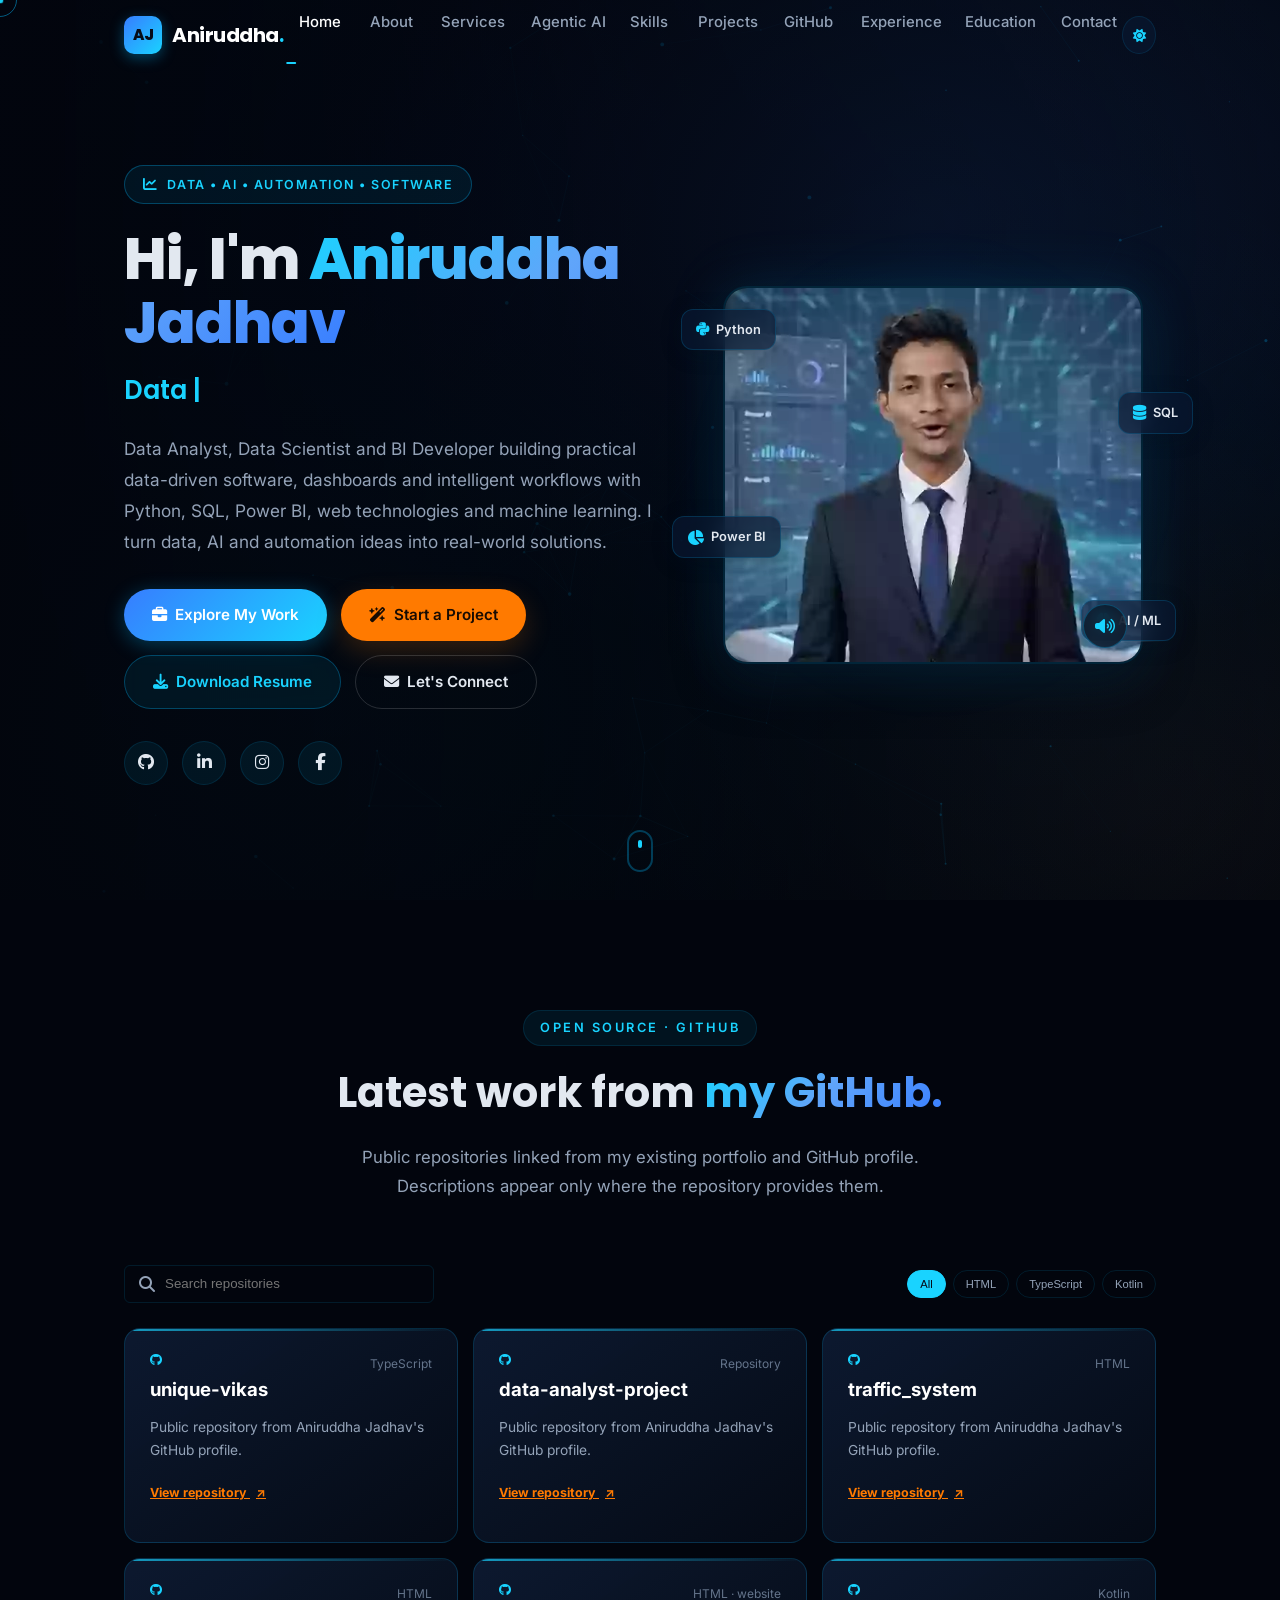
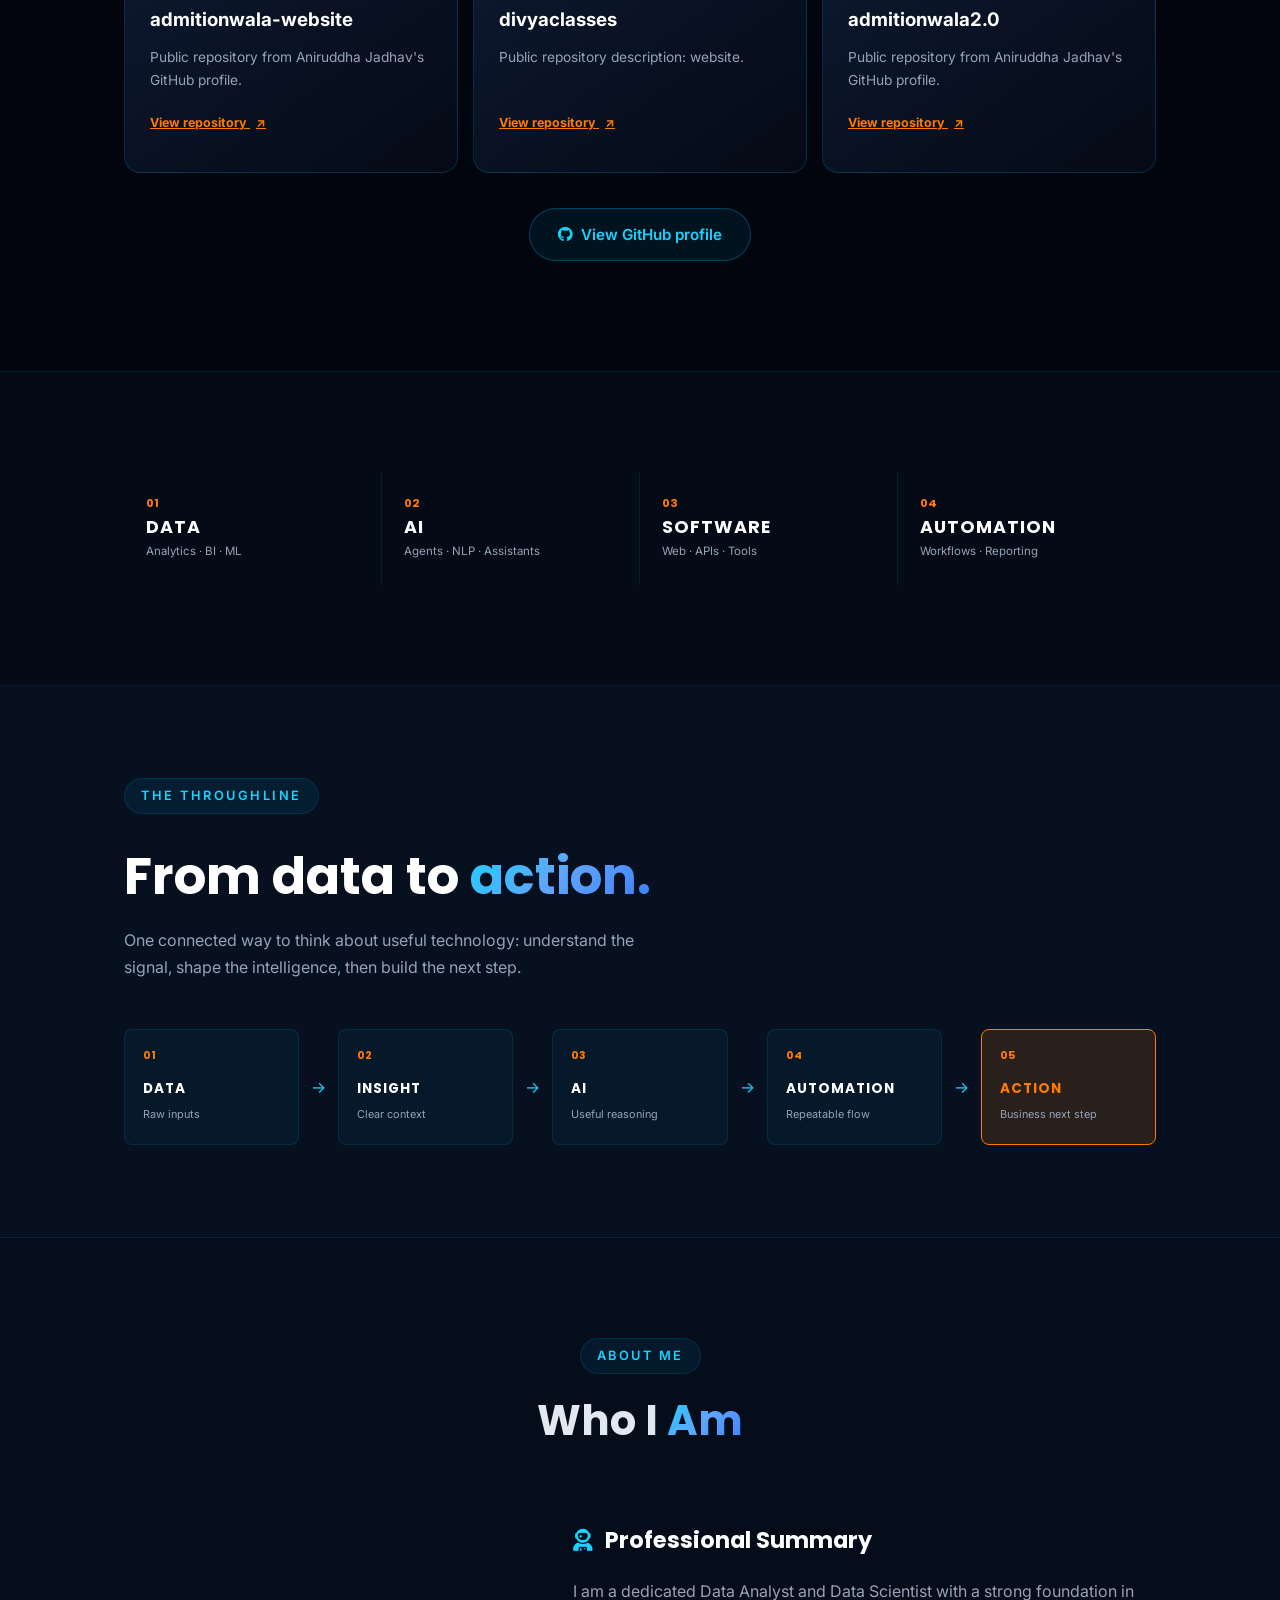
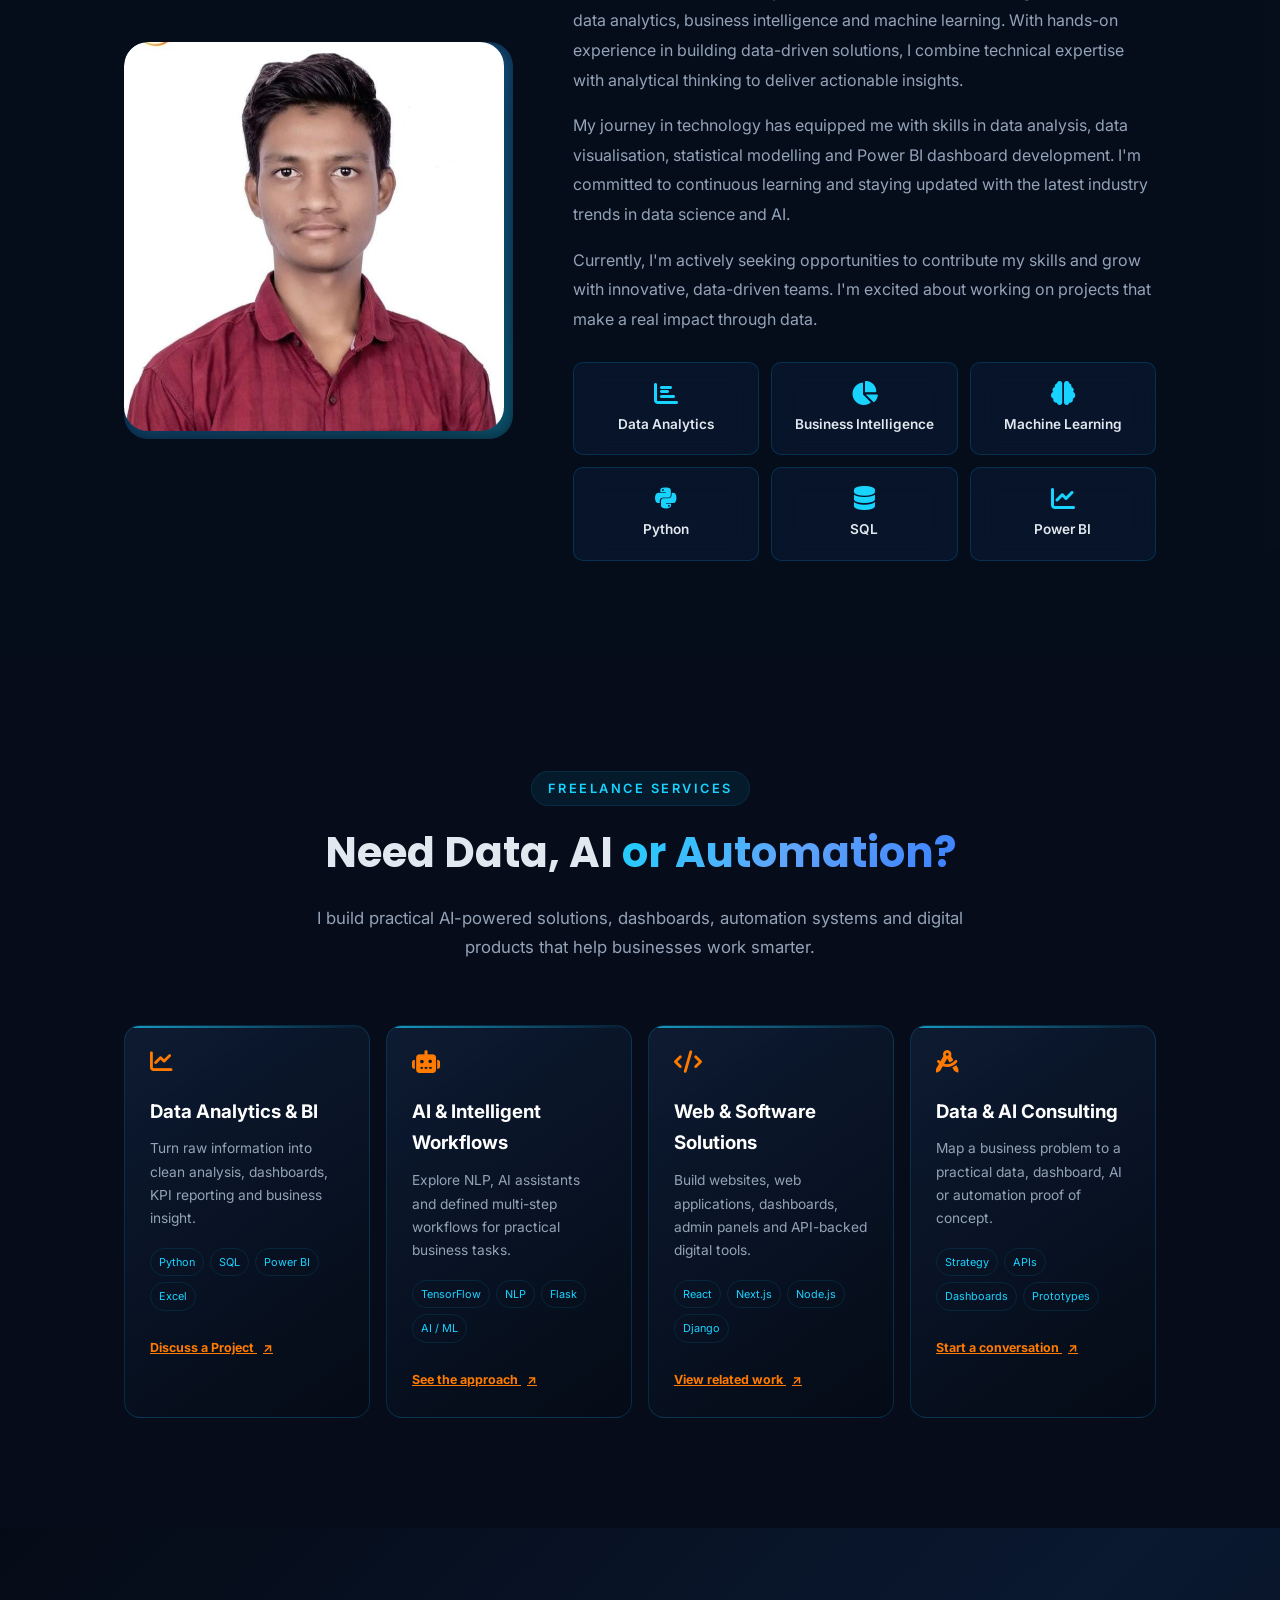
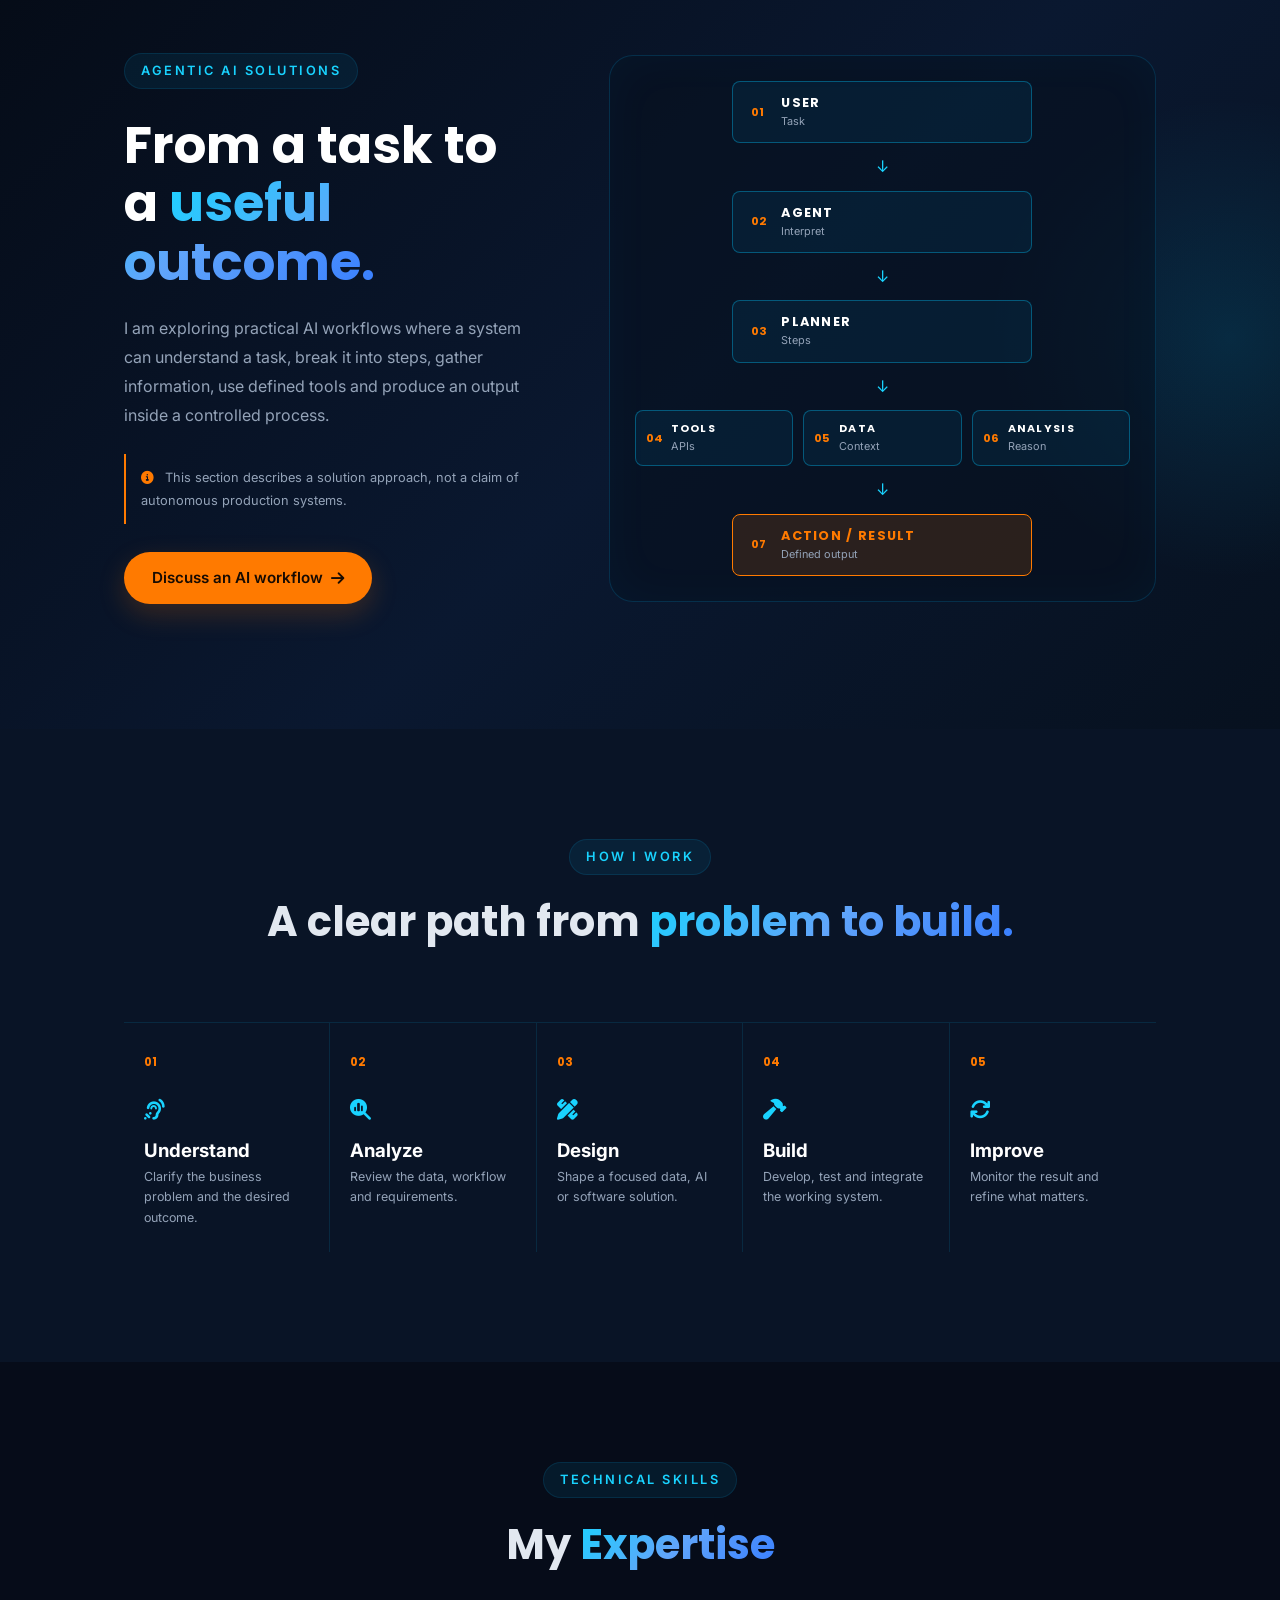
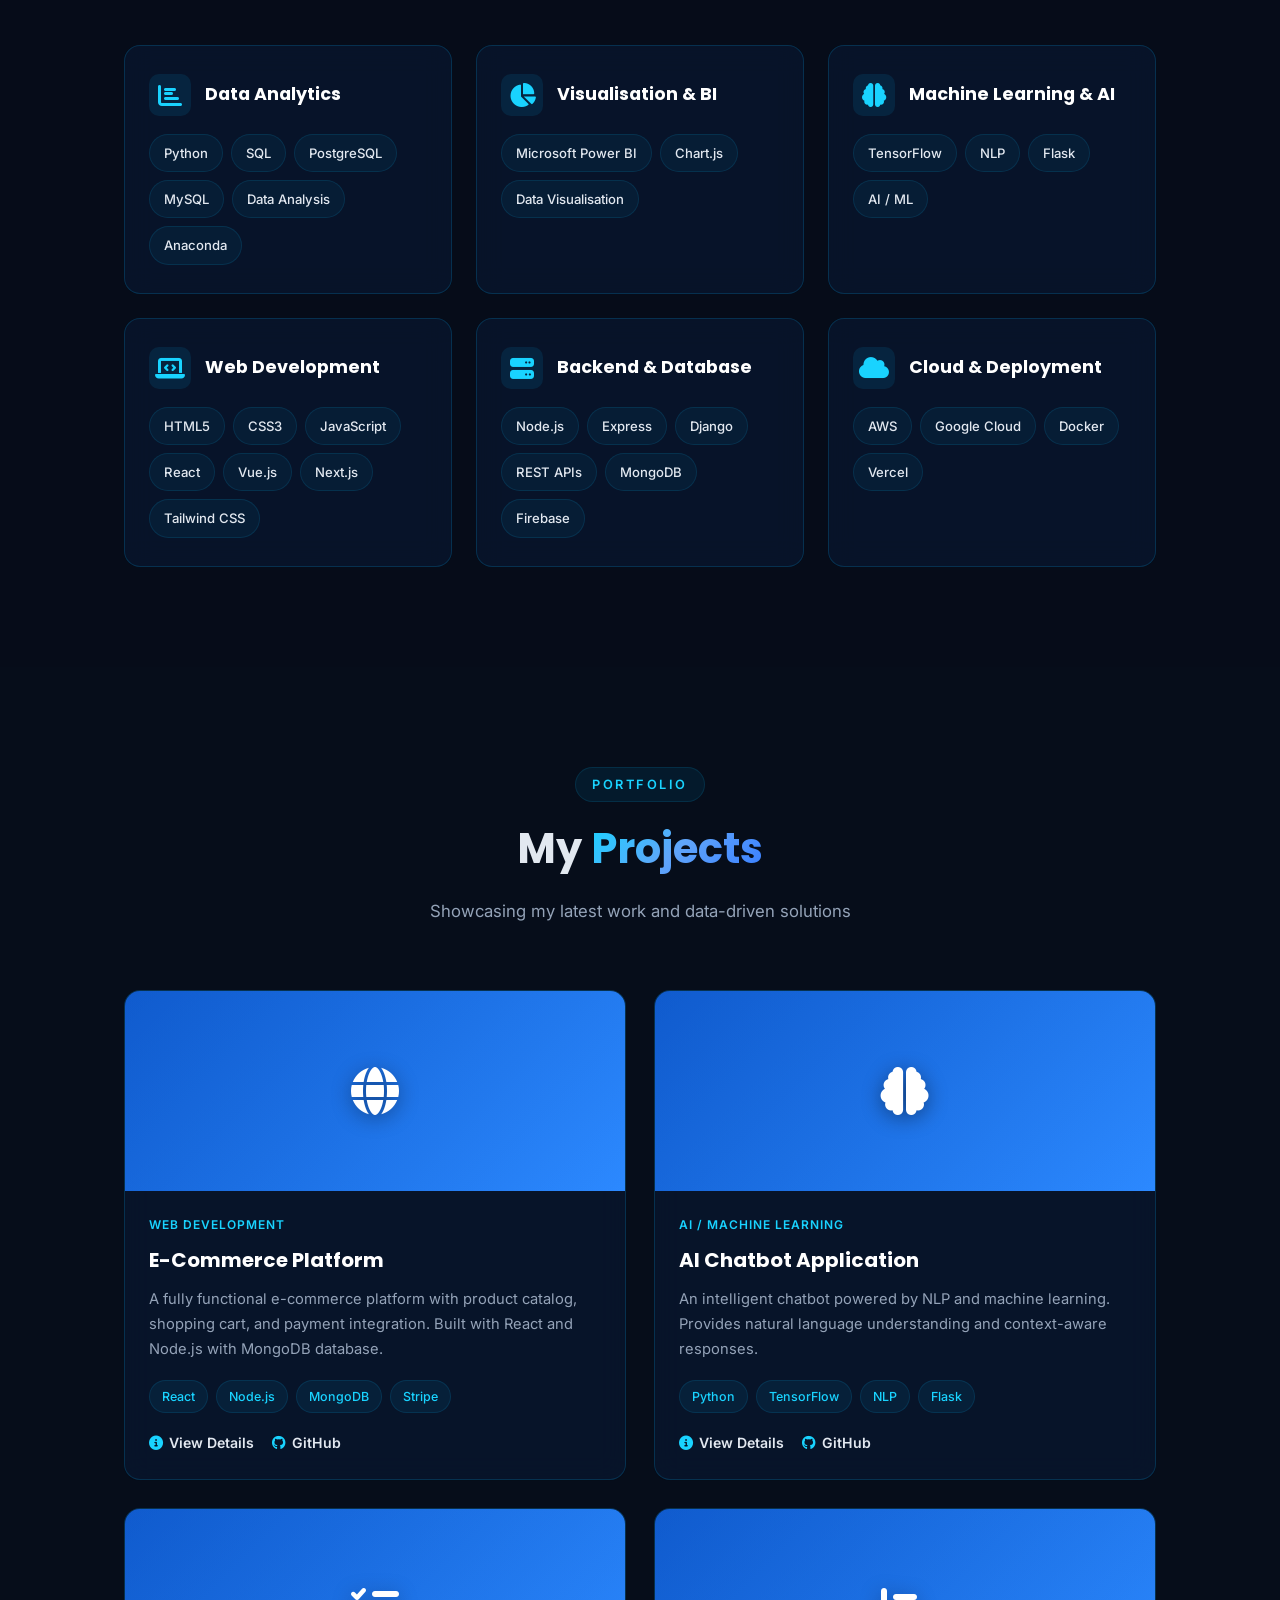
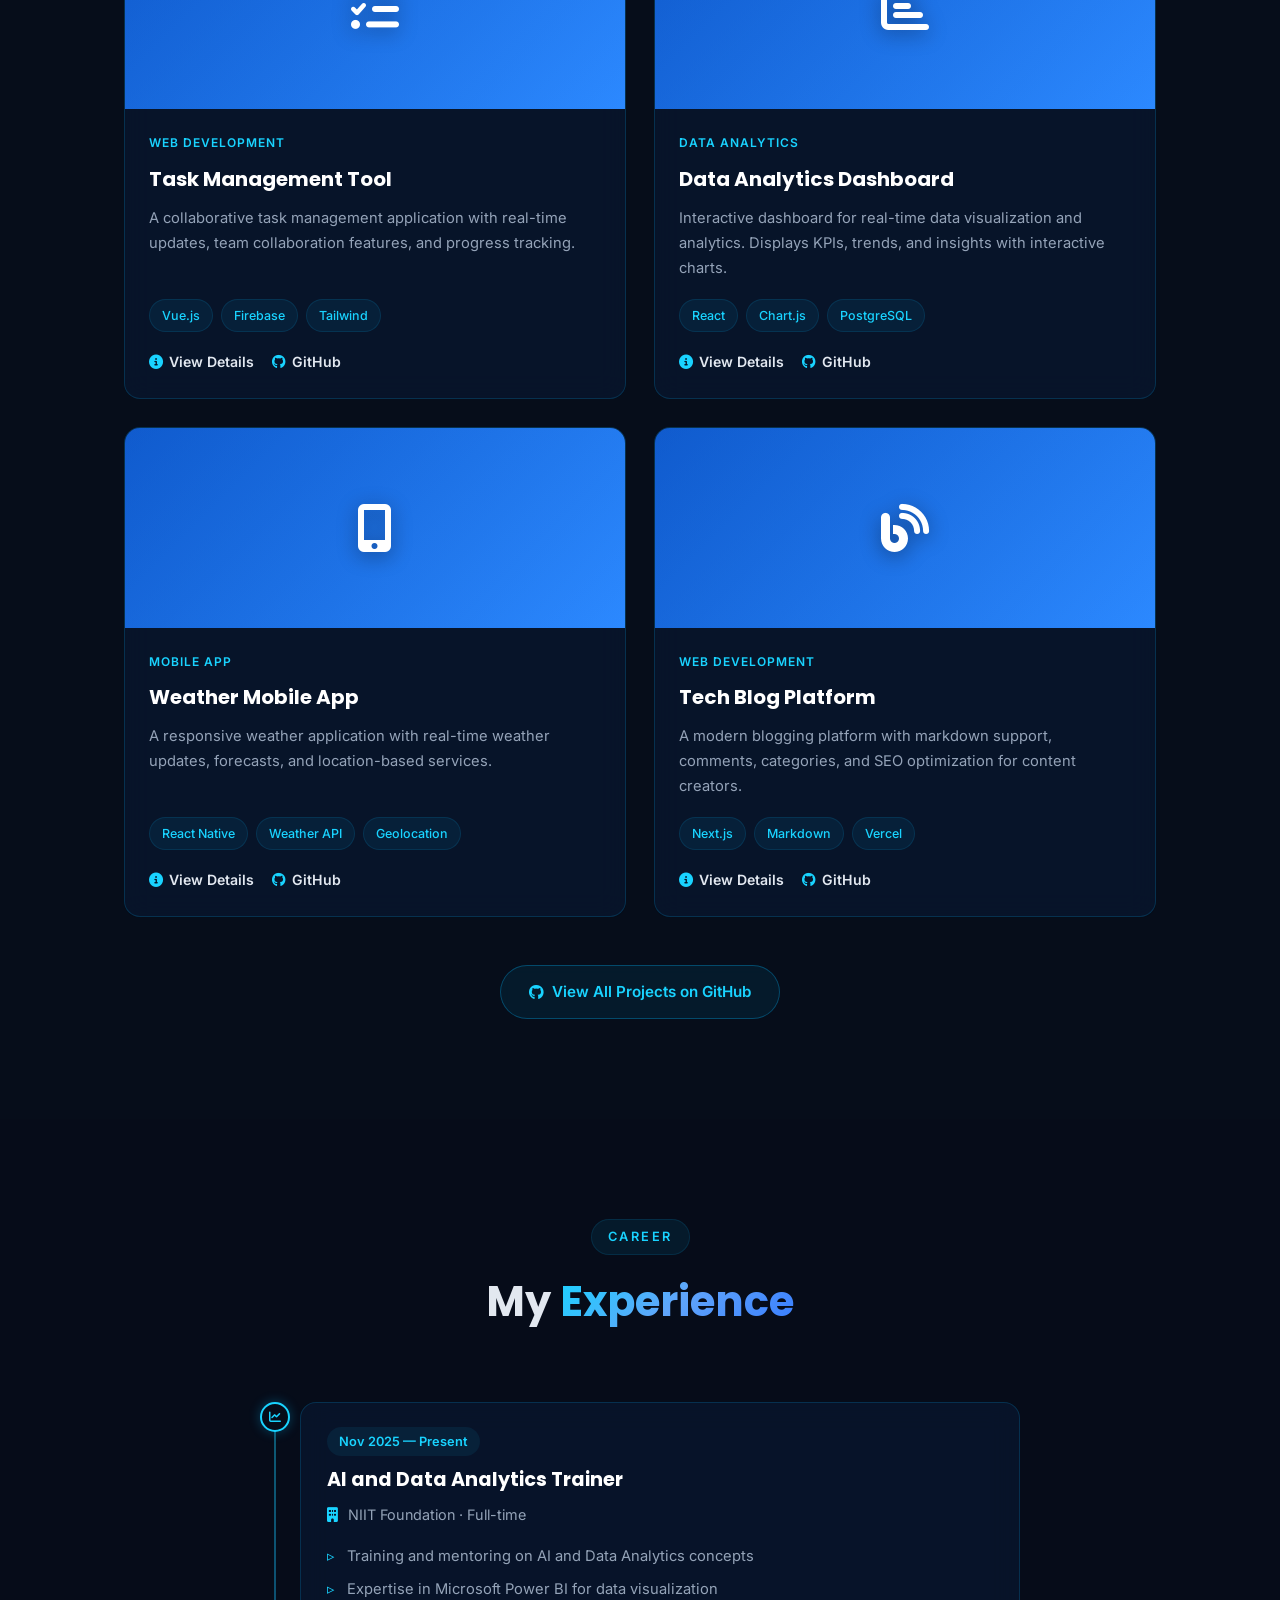
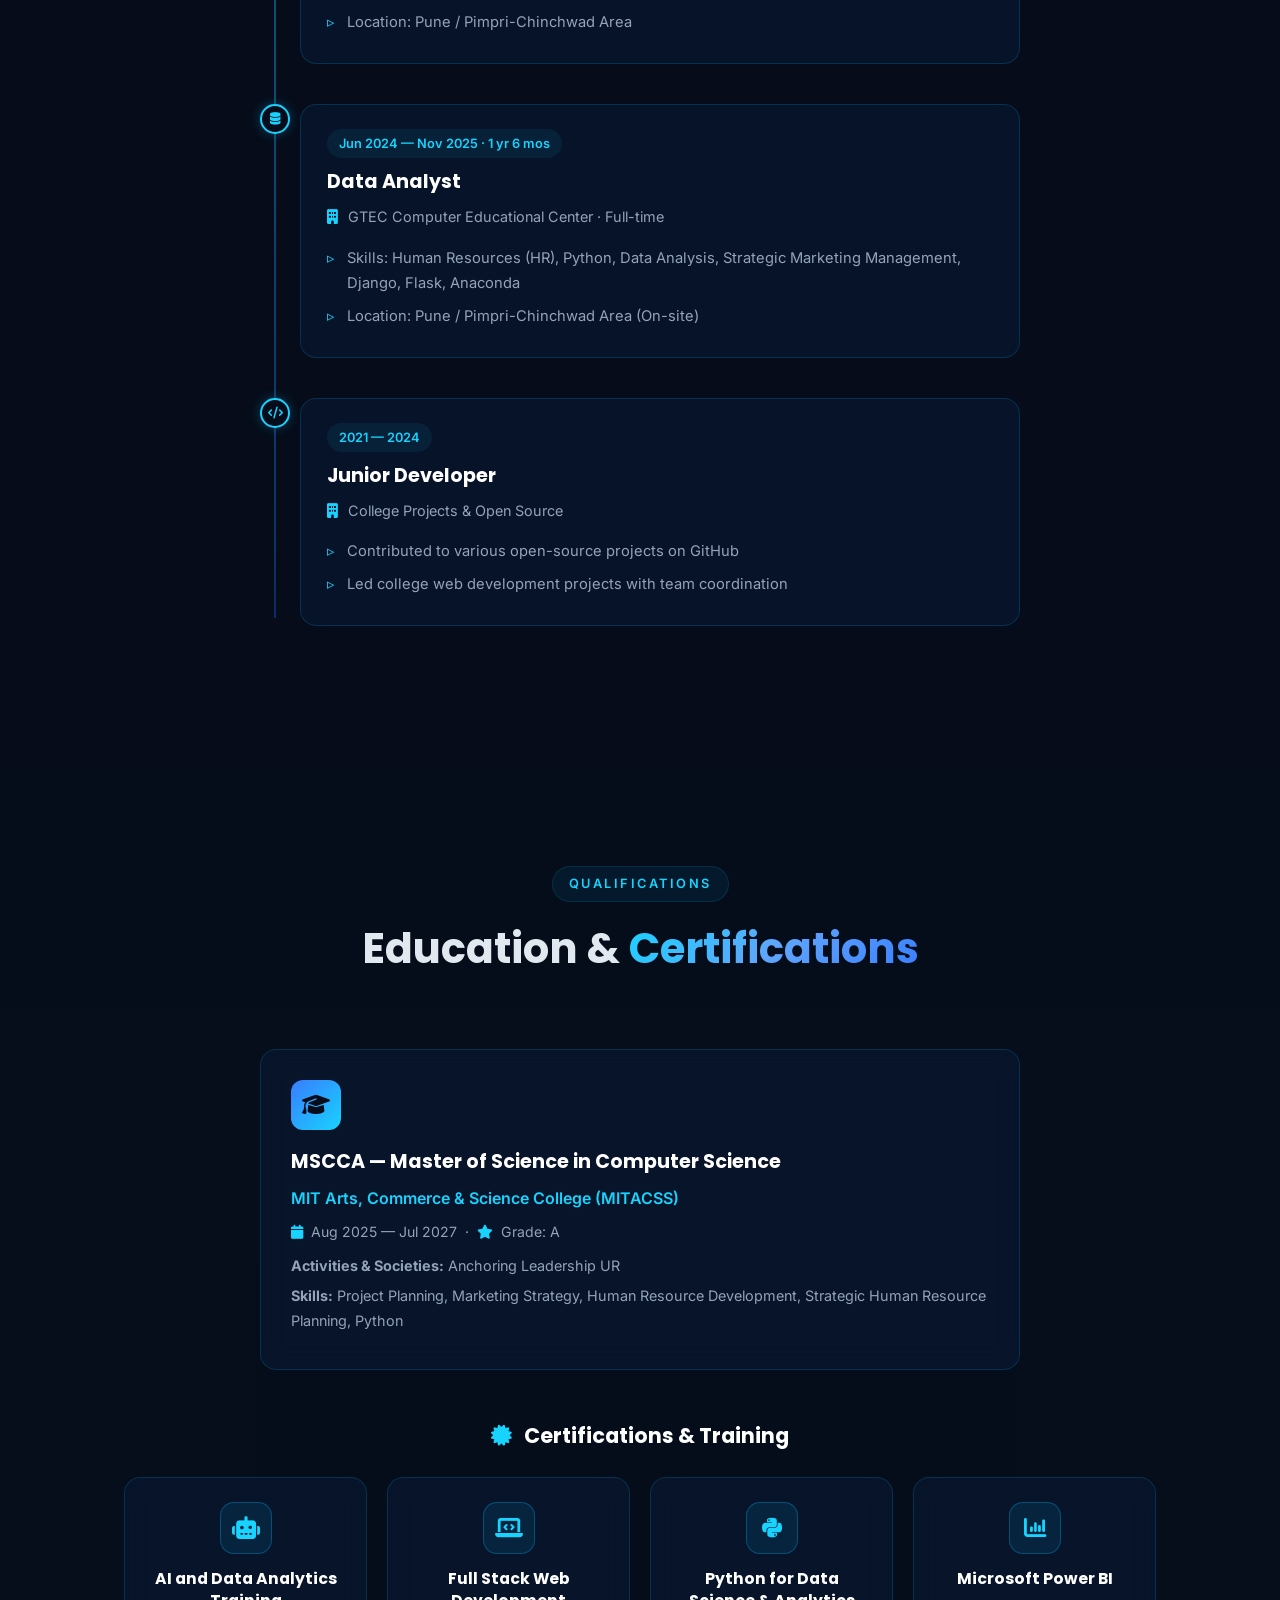
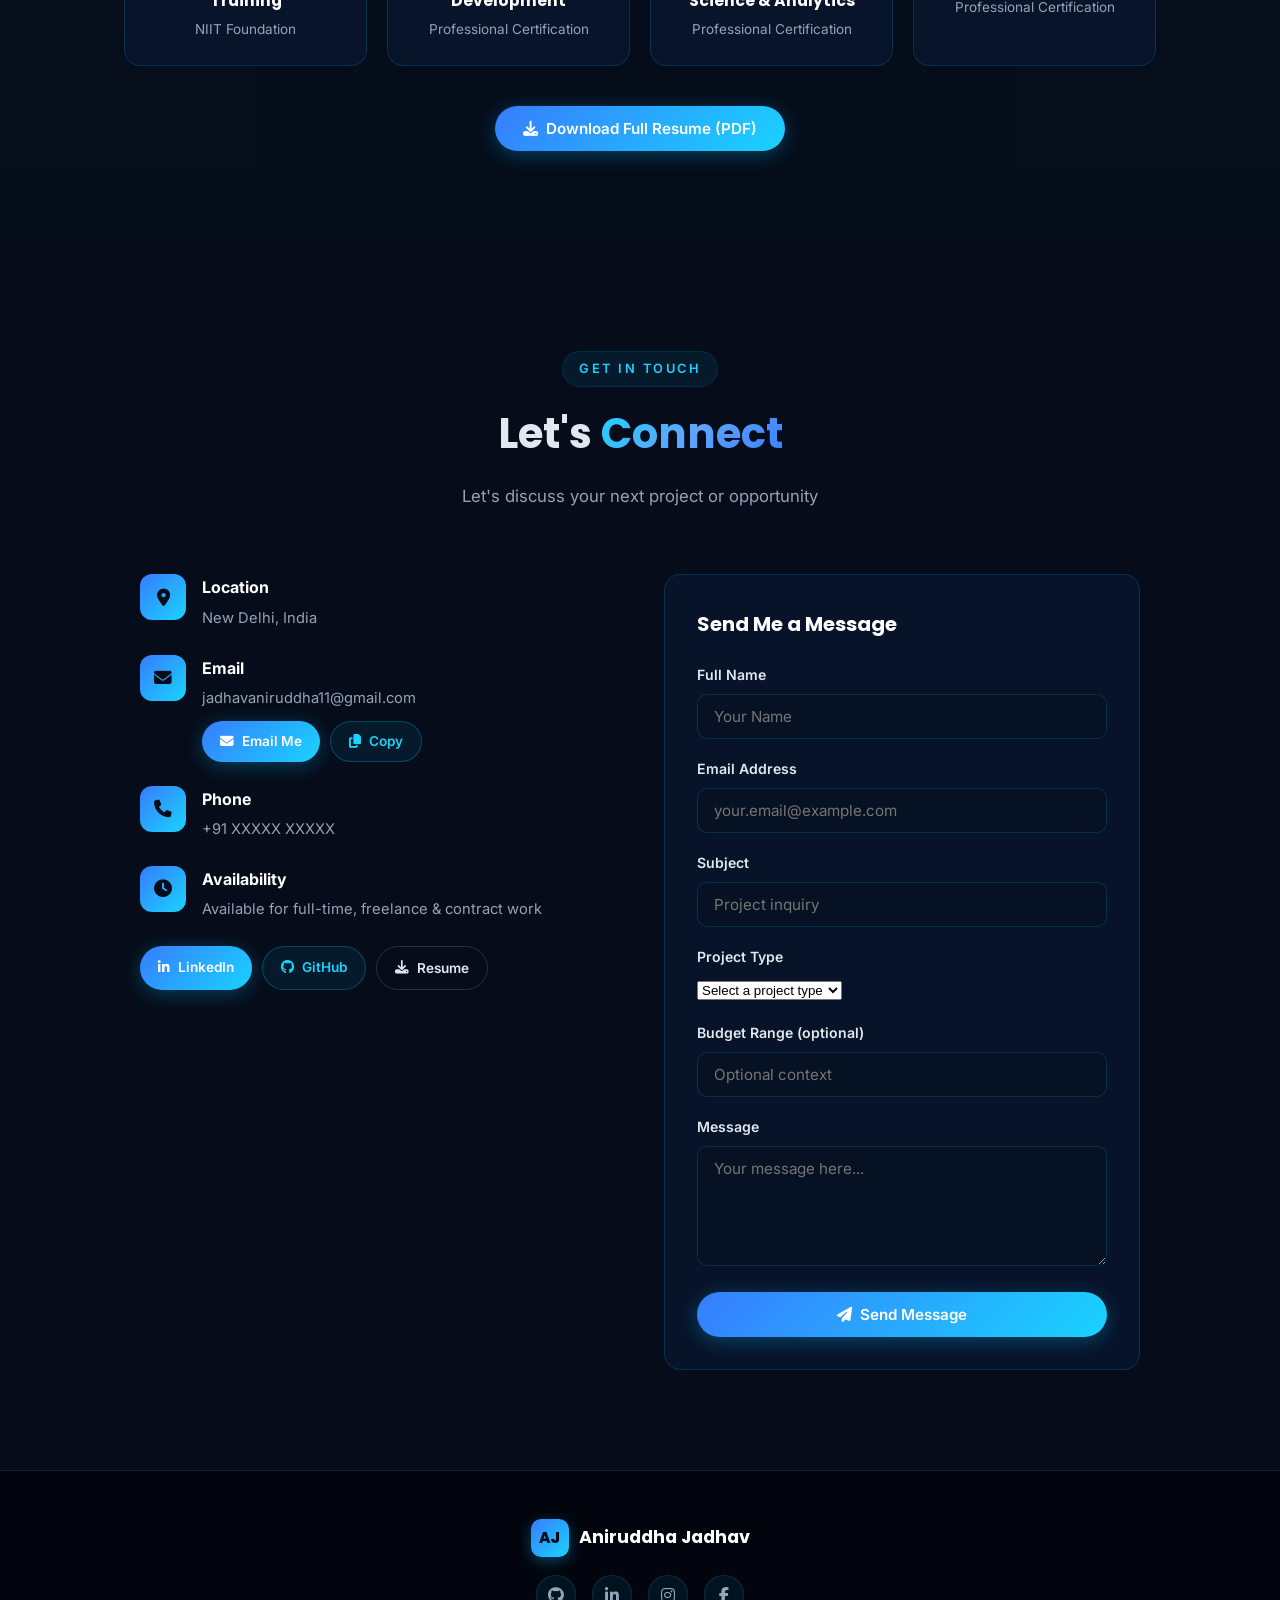
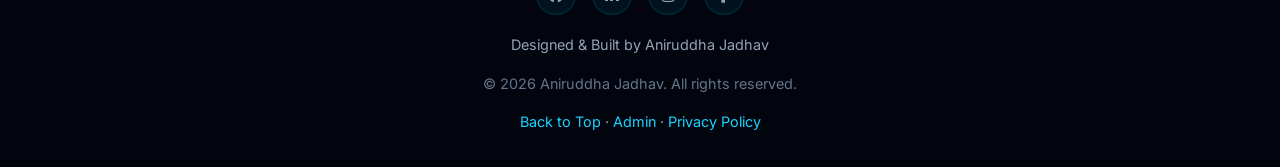
<file: index.html>
<!DOCTYPE html>
<html lang="en">
<head>
    <meta charset="UTF-8">
    <meta name="viewport" content="width=device-width, initial-scale=1.0">

    <!-- ===== PRIMARY SEO ===== -->
    <title>Aniruddha Jadhav | Data Analyst, AI & Agentic AI Freelancer</title>
    <meta name="description" content="Aniruddha Jadhav is a Data Analyst, Data Scientist and BI Developer building analytics dashboards, AI-assisted workflows, web applications and practical automation solutions.">
    <meta name="keywords" content="Aniruddha Jadhav, Data Analyst, Data Scientist, BI Developer, AI Automation, Agentic AI, Power BI, Python, SQL, Data Analytics, Freelance">
    <meta name="author" content="Aniruddha Jadhav">
    <meta name="robots" content="index, follow">
    <link rel="canonical" href="https://aniruddaa.github.io/my-portfolio/">

    <!-- ===== OPEN GRAPH ===== -->
    <meta property="og:type" content="website">
    <meta property="og:title" content="Aniruddha Jadhav | Data Analyst, AI & Agentic AI Freelancer">
    <meta property="og:description" content="Data Analyst and AI/automation freelancer building analytics dashboards, intelligent workflows and modern digital solutions.">
    <meta property="og:url" content="https://aniruddaa.github.io/my-portfolio/">
    <meta property="og:image" content="assets/photo.jpg">
    <meta property="og:site_name" content="Aniruddha Jadhav Portfolio">

    <!-- ===== TWITTER / X ===== -->
    <meta name="twitter:card" content="summary_large_image">
    <meta name="twitter:title" content="Aniruddha Jadhav | Data Analyst, AI & Agentic AI Freelancer">
    <meta name="twitter:description" content="Data Analyst and AI/automation freelancer building analytics dashboards, intelligent workflows and modern digital solutions.">
    <meta name="twitter:image" content="assets/photo.jpg">

    <!-- ===== FAVICON ===== -->
    <link rel="icon" type="image/png" href="assets/photo.jpg">
    <link rel="apple-touch-icon" href="assets/photo.jpg">

    <!-- ===== FONTS (Inter + Poppins, preconnect) ===== -->
    <link rel="preconnect" href="https://fonts.googleapis.com/">
    <link rel="preconnect" href="https://fonts.gstatic.com" crossorigin>
    <link href="https://fonts.googleapis.com/css2?family=Inter:wght@400;500;600;700&family=Poppins:wght@500;600;700;800&display=swap" rel="stylesheet">

    <!-- ===== FONT AWESOME ===== -->
    <link rel="stylesheet" href="https://cdnjs.cloudflare.com/ajax/libs/font-awesome/6.4.0/css/all.min.css">

    <!-- ===== STYLES ===== -->
    <link rel="stylesheet" href="css/style.css">

    <!-- ===== STRUCTURED DATA (JSON-LD) ===== -->
    <script type="application/ld+json">
    {
      "@context": "https://schema.org",
      "@type": "Person",
      "name": "Aniruddha Jadhav",
      "jobTitle": "Data Analyst & Data Scientist",
      "url": "https://aniruddaa.github.io/my-portfolio/",
      "email": "mailto:jadhavaniruddha11@gmail.com",
      "sameAs": [
        "https://www.linkedin.com/in/aniruddha-jadhav-5626b4313/",
        "https://github.com/aniruddaa",
        "https://instagram.com/Anchor_anirudhha",
        "https://facebook.com/Anchor_anirudhha"
      ]
    }
    </script>
</head>
<body>

    <!-- ===== SCROLL PROGRESS BAR ===== -->
    <div class="scroll-progress" id="scrollProgress" aria-hidden="true"></div>

    <!-- ===== THREE.JS / CANVAS PARTICLE BACKGROUND ===== -->
    <canvas id="three-bg" class="three-bg" aria-hidden="true"></canvas>
    <div class="bg-gradient-fallback" aria-hidden="true"></div>

    <!-- ===== CUSTOM CURSOR (desktop only) ===== -->
    <div class="cursor-dot" id="cursorDot" aria-hidden="true"></div>
    <div class="cursor-ring" id="cursorRing" aria-hidden="true"></div>

    <!-- ===== HEADER & NAVBAR ===== -->
    <header id="navbar">
        <div class="container nav-container">
            <a href="#home" class="logo" aria-label="Aniruddha Jadhav — home">
                <span class="logo-mark">AJ</span>
                <span class="logo-text">Aniruddha<span class="logo-dot">.</span></span>
            </a>
            <nav aria-label="Primary navigation">
                <ul class="nav-links" id="navLinks">
                    <li><a href="#home" class="active">Home</a></li>
                    <li><a href="#about">About</a></li>
                    <li><a href="#services">Services</a></li>
                    <li><a href="#agentic-ai">Agentic AI</a></li>
                    <li><a href="#skills">Skills</a></li>
                    <li><a href="#projects">Projects</a></li>
                    <li><a href="#github-work">GitHub</a></li>
                    <li><a href="#experience">Experience</a></li>
                    <li><a href="#education">Education</a></li>
                    <li><a href="#contact">Contact</a></li>
                </ul>
            </nav>
            <button class="nav-toggle" id="navToggle" aria-label="Toggle navigation menu" aria-expanded="false">
                <span></span><span></span><span></span>
            </button>
            <button class="theme-toggle" id="themeToggle" type="button" aria-label="Switch to light theme" aria-pressed="false"><i class="fas fa-sun"></i></button>
        </div>
    </header>

    <!-- ===== HERO SECTION ===== -->
    <section id="home" class="hero">
        <video class="hero-network-video" id="heroNetworkVideo" autoplay loop muted playsinline preload="metadata" aria-hidden="true">
            <source src="assets/videos/futuristic-data-network.mp4" type="video/mp4">
        </video>
        <video class="hero-bg-video" id="heroBgVideo" autoplay loop muted playsinline preload="metadata" aria-hidden="true">
            <source src="assets/avatar/aniruddha-avatar.mp4" type="video/mp4">
        </video>
        <div class="hero-overlay" aria-hidden="true"></div>
        <div class="container hero-content">
            <!-- LEFT: text -->
            <div class="hero-text">
                <span class="hero-badge" data-reveal>
                    <i class="fas fa-chart-line"></i> DATA • AI • AUTOMATION • SOFTWARE
                </span>
                <h1 class="hero-heading" data-reveal>
                    Hi, I'm <span class="gradient-text">Aniruddha Jadhav</span>
                </h1>
                <h2 class="hero-roles" data-reveal>
                    <span id="typed-role"></span><span class="cursor-blink">|</span>
                </h2>
                <p class="hero-intro" data-reveal>
                    Data Analyst, Data Scientist and BI Developer building practical data-driven software,
                    dashboards and intelligent workflows with Python, SQL, Power BI, web technologies and
                    machine learning. I turn data, AI and automation ideas into real-world solutions.
                </p>
                <div class="hero-buttons" data-reveal>
                    <a href="#projects" class="btn btn-primary">
                        <i class="fas fa-briefcase"></i> Explore My Work
                    </a>
                    <a href="#services" class="btn btn-orange">
                        <i class="fas fa-wand-magic-sparkles"></i> Start a Project
                    </a>
                    <button class="btn btn-secondary" onclick="downloadCV()">
                        <i class="fas fa-download"></i> Download Resume
                    </button>
                    <a href="#contact" class="btn btn-ghost">
                        <i class="fas fa-envelope"></i> Let's Connect
                    </a>
                </div>
                <div class="hero-social" data-reveal>
                    <a href="https://github.com/aniruddaa" target="_blank" rel="noopener" class="social-link" aria-label="GitHub" title="GitHub"><i class="fab fa-github"></i></a>
                    <a href="https://www.linkedin.com/in/aniruddha-jadhav-5626b4313/" target="_blank" rel="noopener" class="social-link" aria-label="LinkedIn" title="LinkedIn"><i class="fab fa-linkedin-in"></i></a>
                    <a href="https://instagram.com/Anchor_anirudhha" target="_blank" rel="noopener" class="social-link" aria-label="Instagram" title="Instagram"><i class="fab fa-instagram"></i></a>
                    <a href="https://facebook.com/Anchor_anirudhha" target="_blank" rel="noopener" class="social-link" aria-label="Facebook" title="Facebook"><i class="fab fa-facebook-f"></i></a>
                </div>
            </div>

            <!-- RIGHT: avatar video + floating tech elements -->
            <div class="hero-media" data-reveal>
                <div class="avatar-wrap">
                    <div class="avatar-glow" aria-hidden="true"></div>
                    <video
                        id="avatarVideo"
                        class="avatar-video"
                        autoplay loop muted playsinline preload="auto"
                        poster="assets/avatar/aniruddha-avatar-poster.webp">
                        <source src="assets/avatar/aniruddha-avatar.mp4" type="video/mp4">
                    </video>
                    <img src="assets/avatar/aniruddha-avatar-poster.webp" alt="Aniruddha Jadhav — professional portrait" class="avatar-fallback" id="avatarFallback">
                    <button class="avatar-voice-btn" id="voiceBtn" aria-label="Enable avatar voice / audio" title="Enable Voice">
                        <i class="fas fa-volume-up"></i>
                    </button>
                    <!-- Floating tech cards -->
                    <div class="float-card fc-1" aria-hidden="true"><i class="fab fa-python"></i><span>Python</span></div>
                    <div class="float-card fc-2" aria-hidden="true"><i class="fas fa-database"></i><span>SQL</span></div>
                    <div class="float-card fc-3" aria-hidden="true"><i class="fas fa-chart-pie"></i><span>Power BI</span></div>
                    <div class="float-card fc-4" aria-hidden="true"><i class="fas fa-brain"></i><span>AI / ML</span></div>
                </div>
            </div>
        </div>
        <a href="#about" class="scroll-down" aria-label="Scroll to About section">
            <span></span>
        </a>
    </section>

    <!-- ===== REAL GITHUB WORK ===== -->
    <section id="github-work" class="github-section">
        <div class="container">
            <div class="section-title" data-reveal><span class="eyebrow">Open Source · GitHub</span><h2>Latest work from <span class="gradient-text">my GitHub.</span></h2><p>Public repositories linked from my existing portfolio and GitHub profile. Descriptions appear only where the repository provides them.</p></div>
            <div class="github-toolbar" data-reveal><label class="search-field"><i class="fas fa-search"></i><input id="githubSearch" type="search" placeholder="Search repositories" aria-label="Search GitHub repositories"></label><div class="filter-pills" role="group" aria-label="Filter repositories"><button class="filter-pill active" data-filter="all">All</button><button class="filter-pill" data-filter="HTML">HTML</button><button class="filter-pill" data-filter="TypeScript">TypeScript</button><button class="filter-pill" data-filter="Kotlin">Kotlin</button></div></div>
            <div class="github-grid" id="githubGrid" aria-live="polite">
                <article class="github-card" data-language="TypeScript" data-name="unique-vikas" data-reveal><div class="github-card-top"><i class="fab fa-github"></i><span>TypeScript</span></div><h3>unique-vikas</h3><p>Public repository from Aniruddha Jadhav's GitHub profile.</p><a href="https://github.com/aniruddaa/unique-vikas" target="_blank" rel="noopener">View repository <span>↗</span></a></article>
                <article class="github-card" data-language="HTML" data-name="data-analyst-project" data-reveal><div class="github-card-top"><i class="fab fa-github"></i><span>Repository</span></div><h3>data-analyst-project</h3><p>Public repository from Aniruddha Jadhav's GitHub profile.</p><a href="https://github.com/aniruddaa/data-analyst-project" target="_blank" rel="noopener">View repository <span>↗</span></a></article>
                <article class="github-card" data-language="HTML" data-name="traffic_system" data-reveal><div class="github-card-top"><i class="fab fa-github"></i><span>HTML</span></div><h3>traffic_system</h3><p>Public repository from Aniruddha Jadhav's GitHub profile.</p><a href="https://github.com/aniruddaa/traffic_system" target="_blank" rel="noopener">View repository <span>↗</span></a></article>
                <article class="github-card" data-language="HTML" data-name="admitionwala-website" data-reveal><div class="github-card-top"><i class="fab fa-github"></i><span>HTML</span></div><h3>admitionwala-website</h3><p>Public repository from Aniruddha Jadhav's GitHub profile.</p><a href="https://github.com/aniruddaa/admitionwala-website" target="_blank" rel="noopener">View repository <span>↗</span></a></article>
                <article class="github-card" data-language="HTML" data-name="divyaclasses" data-reveal><div class="github-card-top"><i class="fab fa-github"></i><span>HTML · website</span></div><h3>divyaclasses</h3><p>Public repository description: website.</p><a href="https://github.com/aniruddaa/divyaclasses" target="_blank" rel="noopener">View repository <span>↗</span></a></article>
                <article class="github-card" data-language="Kotlin" data-name="admitionwala2.0" data-reveal><div class="github-card-top"><i class="fab fa-github"></i><span>Kotlin</span></div><h3>admitionwala2.0</h3><p>Public repository from Aniruddha Jadhav's GitHub profile.</p><a href="https://github.com/aniruddaa/admitionwala2.0" target="_blank" rel="noopener">View repository <span>↗</span></a></article>
            </div>
            <p class="github-empty" id="githubEmpty" hidden>No repositories match that search.</p>
            <div class="github-cta"><a class="btn btn-secondary" href="https://github.com/aniruddaa" target="_blank" rel="noopener"><i class="fab fa-github"></i> View GitHub profile</a></div>
        </div>
    </section>

    <!-- ===== CAPABILITY POSITIONING ===== -->
    <section class="capability-rail" aria-label="Core capabilities">
        <div class="container capability-grid">
            <div><span>01</span><strong>DATA</strong><small>Analytics · BI · ML</small></div>
            <div><span>02</span><strong>AI</strong><small>Agents · NLP · Assistants</small></div>
            <div><span>03</span><strong>SOFTWARE</strong><small>Web · APIs · Tools</small></div>
            <div><span>04</span><strong>AUTOMATION</strong><small>Workflows · Reporting</small></div>
        </div>
    </section>

    <section class="data-action-section" aria-labelledby="data-action-title">
        <div class="container">
            <div class="data-action-heading" data-reveal><span class="eyebrow">The Throughline</span><h2 id="data-action-title">From data to <span class="gradient-text">action.</span></h2><p>One connected way to think about useful technology: understand the signal, shape the intelligence, then build the next step.</p></div>
            <div class="data-action-flow" data-reveal><div><span>01</span><strong>DATA</strong><small>Raw inputs</small></div><i>→</i><div><span>02</span><strong>INSIGHT</strong><small>Clear context</small></div><i>→</i><div><span>03</span><strong>AI</strong><small>Useful reasoning</small></div><i>→</i><div><span>04</span><strong>AUTOMATION</strong><small>Repeatable flow</small></div><i>→</i><div class="flow-end"><span>05</span><strong>ACTION</strong><small>Business next step</small></div></div>
        </div>
    </section>

    <!-- ===== ABOUT SECTION ===== -->
    <section id="about" class="about">
        <div class="container">
            <div class="section-title" data-reveal>
                <span class="eyebrow">About Me</span>
                <h2>Who I <span class="gradient-text">Am</span></h2>
            </div>
            <div class="about-grid">
                <div class="about-image" data-reveal>
                    <div class="about-img-wrap">
                        <img src="assets/photo.jpg" alt="Aniruddha Jadhav — Data Analyst" loading="lazy">
                        <div class="about-img-ring" aria-hidden="true"></div>
                    </div>
                </div>
                <div class="about-text" data-reveal>
                    <h3><i class="fas fa-user-astronaut"></i> Professional Summary</h3>
                    <p>
                        I am a dedicated Data Analyst and Data Scientist with a strong foundation in data
                        analytics, business intelligence and machine learning. With hands-on experience in
                        building data-driven solutions, I combine technical expertise with analytical thinking
                        to deliver actionable insights.
                    </p>
                    <p>
                        My journey in technology has equipped me with skills in data analysis, data visualisation,
                        statistical modelling and Power BI dashboard development. I'm committed to continuous
                        learning and staying updated with the latest industry trends in data science and AI.
                    </p>
                    <p>
                        Currently, I'm actively seeking opportunities to contribute my skills and grow with
                        innovative, data-driven teams. I'm excited about working on projects that make a real
                        impact through data.
                    </p>
                    <div class="about-cards">
                        <div class="about-card"><i class="fas fa-chart-bar"></i><span>Data Analytics</span></div>
                        <div class="about-card"><i class="fas fa-chart-pie"></i><span>Business Intelligence</span></div>
                        <div class="about-card"><i class="fas fa-brain"></i><span>Machine Learning</span></div>
                        <div class="about-card"><i class="fab fa-python"></i><span>Python</span></div>
                        <div class="about-card"><i class="fas fa-database"></i><span>SQL</span></div>
                        <div class="about-card"><i class="fas fa-chart-line"></i><span>Power BI</span></div>
                    </div>
                </div>
            </div>
        </div>
    </section>

    <!-- ===== FREELANCE SERVICES ===== -->
    <section id="services" class="services-section">
        <div class="container">
            <div class="section-title" data-reveal>
                <span class="eyebrow">Freelance Services</span>
                <h2>Need Data, AI <span class="gradient-text">or Automation?</span></h2>
                <p>I build practical AI-powered solutions, dashboards, automation systems and digital products that help businesses work smarter.</p>
            </div>
            <div class="service-grid">
                <article class="service-card" data-reveal><i class="fas fa-chart-line"></i><h3>Data Analytics & BI</h3><p>Turn raw information into clean analysis, dashboards, KPI reporting and business insight.</p><div class="service-tags"><span>Python</span><span>SQL</span><span>Power BI</span><span>Excel</span></div><a href="#contact">Discuss a Project <span>↗</span></a></article>
                <article class="service-card" data-reveal><i class="fas fa-robot"></i><h3>AI & Intelligent Workflows</h3><p>Explore NLP, AI assistants and defined multi-step workflows for practical business tasks.</p><div class="service-tags"><span>TensorFlow</span><span>NLP</span><span>Flask</span><span>AI / ML</span></div><a href="#agentic-ai">See the approach <span>↗</span></a></article>
                <article class="service-card" data-reveal><i class="fas fa-code"></i><h3>Web & Software Solutions</h3><p>Build websites, web applications, dashboards, admin panels and API-backed digital tools.</p><div class="service-tags"><span>React</span><span>Next.js</span><span>Node.js</span><span>Django</span></div><a href="#projects">View related work <span>↗</span></a></article>
                <article class="service-card" data-reveal><i class="fas fa-compass-drafting"></i><h3>Data & AI Consulting</h3><p>Map a business problem to a practical data, dashboard, AI or automation proof of concept.</p><div class="service-tags"><span>Strategy</span><span>APIs</span><span>Dashboards</span><span>Prototypes</span></div><a href="#contact">Start a conversation <span>↗</span></a></article>
            </div>
        </div>
    </section>

    <!-- ===== AGENTIC AI ===== -->
    <section id="agentic-ai" class="agentic-section">
        <div class="container agentic-layout">
            <div class="agentic-copy" data-reveal><span class="eyebrow">Agentic AI Solutions</span><h2>From a task to a <span class="gradient-text">useful outcome.</span></h2><p>I am exploring practical AI workflows where a system can understand a task, break it into steps, gather information, use defined tools and produce an output inside a controlled process.</p><p class="agentic-note"><i class="fas fa-circle-info"></i> This section describes a solution approach, not a claim of autonomous production systems.</p><a href="#contact" class="btn btn-orange">Discuss an AI workflow <i class="fas fa-arrow-right"></i></a></div>
            <div class="agent-map" data-reveal aria-label="Agentic workflow: user to result">
                <div class="agent-node node-user"><span>01</span><strong>USER</strong><small>Task</small></div><i class="agent-arrow">↓</i><div class="agent-node"><span>02</span><strong>AGENT</strong><small>Interpret</small></div><i class="agent-arrow">↓</i><div class="agent-node"><span>03</span><strong>PLANNER</strong><small>Steps</small></div><i class="agent-arrow">↓</i><div class="agent-flow-row"><div class="agent-node"><span>04</span><strong>TOOLS</strong><small>APIs</small></div><div class="agent-node"><span>05</span><strong>DATA</strong><small>Context</small></div><div class="agent-node"><span>06</span><strong>ANALYSIS</strong><small>Reason</small></div></div><i class="agent-arrow">↓</i><div class="agent-node node-result"><span>07</span><strong>ACTION / RESULT</strong><small>Defined output</small></div>
            </div>
        </div>
    </section>

    <!-- ===== HOW I WORK ===== -->
    <section id="how-i-work" class="process-section"><div class="container"><div class="section-title" data-reveal><span class="eyebrow">How I Work</span><h2>A clear path from <span class="gradient-text">problem to build.</span></h2></div><div class="process-grid"><article data-reveal><span>01</span><i class="fas fa-ear-listen"></i><h3>Understand</h3><p>Clarify the business problem and the desired outcome.</p></article><article data-reveal><span>02</span><i class="fas fa-magnifying-glass-chart"></i><h3>Analyze</h3><p>Review the data, workflow and requirements.</p></article><article data-reveal><span>03</span><i class="fas fa-pen-ruler"></i><h3>Design</h3><p>Shape a focused data, AI or software solution.</p></article><article data-reveal><span>04</span><i class="fas fa-hammer"></i><h3>Build</h3><p>Develop, test and integrate the working system.</p></article><article data-reveal><span>05</span><i class="fas fa-arrows-rotate"></i><h3>Improve</h3><p>Monitor the result and refine what matters.</p></article></div></div></section>

    <!-- ===== SKILLS SECTION ===== -->
    <section id="skills" class="skills-section">
        <div class="container">
            <div class="section-title" data-reveal>
                <span class="eyebrow">Technical Skills</span>
                <h2>My <span class="gradient-text">Expertise</span></h2>
            </div>
            <div class="skills-grid">
                <div class="skill-group" data-reveal>
                    <div class="skill-group-head"><i class="fas fa-chart-bar"></i><h3>Data Analytics</h3></div>
                    <div class="skill-chips">
                        <span class="chip">Python</span>
                        <span class="chip">SQL</span>
                        <span class="chip">PostgreSQL</span>
                        <span class="chip">MySQL</span>
                        <span class="chip">Data Analysis</span>
                        <span class="chip">Anaconda</span>
                    </div>
                </div>
                <div class="skill-group" data-reveal>
                    <div class="skill-group-head"><i class="fas fa-chart-pie"></i><h3>Visualisation & BI</h3></div>
                    <div class="skill-chips">
                        <span class="chip">Microsoft Power BI</span>
                        <span class="chip">Chart.js</span>
                        <span class="chip">Data Visualisation</span>
                    </div>
                </div>
                <div class="skill-group" data-reveal>
                    <div class="skill-group-head"><i class="fas fa-brain"></i><h3>Machine Learning & AI</h3></div>
                    <div class="skill-chips">
                        <span class="chip">TensorFlow</span>
                        <span class="chip">NLP</span>
                        <span class="chip">Flask</span>
                        <span class="chip">AI / ML</span>
                    </div>
                </div>
                <div class="skill-group" data-reveal>
                    <div class="skill-group-head"><i class="fas fa-laptop-code"></i><h3>Web Development</h3></div>
                    <div class="skill-chips">
                        <span class="chip">HTML5</span>
                        <span class="chip">CSS3</span>
                        <span class="chip">JavaScript</span>
                        <span class="chip">React</span>
                        <span class="chip">Vue.js</span>
                        <span class="chip">Next.js</span>
                        <span class="chip">Tailwind CSS</span>
                    </div>
                </div>
                <div class="skill-group" data-reveal>
                    <div class="skill-group-head"><i class="fas fa-server"></i><h3>Backend & Database</h3></div>
                    <div class="skill-chips">
                        <span class="chip">Node.js</span>
                        <span class="chip">Express</span>
                        <span class="chip">Django</span>
                        <span class="chip">REST APIs</span>
                        <span class="chip">MongoDB</span>
                        <span class="chip">Firebase</span>
                    </div>
                </div>
                <div class="skill-group" data-reveal>
                    <div class="skill-group-head"><i class="fas fa-cloud"></i><h3>Cloud & Deployment</h3></div>
                    <div class="skill-chips">
                        <span class="chip">AWS</span>
                        <span class="chip">Google Cloud</span>
                        <span class="chip">Docker</span>
                        <span class="chip">Vercel</span>
                    </div>
                </div>
            </div>
        </div>
    </section>

    <!-- ===== PROJECTS SECTION ===== -->
    <section id="projects" class="projects">
        <div class="container">
            <div class="section-title" data-reveal>
                <span class="eyebrow">Portfolio</span>
                <h2>My <span class="gradient-text">Projects</span></h2>
                <p>Showcasing my latest work and data-driven solutions</p>
            </div>
            <div class="projects-grid">

                <!-- Project 1 -->
                <article class="project-card" data-reveal>
                    <div class="project-image">
                        <i class="fas fa-globe"></i>
                        <div class="project-image-overlay"></div>
                    </div>
                    <div class="project-content">
                        <span class="project-cat">Web Development</span>
                        <h3>E-Commerce Platform</h3>
                        <p>A fully functional e-commerce platform with product catalog, shopping cart, and payment integration. Built with React and Node.js with MongoDB database.</p>
                        <div class="project-tags">
                            <span class="tag">React</span><span class="tag">Node.js</span><span class="tag">MongoDB</span><span class="tag">Stripe</span>
                        </div>
                        <div class="project-links">
                            <a href="projects/ecommerce.html" class="plink"><i class="fas fa-info-circle"></i> View Details</a>
                            <a href="https://github.com/aniruddaa" target="_blank" rel="noopener" class="plink"><i class="fab fa-github"></i> GitHub</a>
                        </div>
                    </div>
                </article>

                <!-- Project 2 -->
                <article class="project-card" data-reveal>
                    <div class="project-image">
                        <i class="fas fa-brain"></i>
                        <div class="project-image-overlay"></div>
                    </div>
                    <div class="project-content">
                        <span class="project-cat">AI / Machine Learning</span>
                        <h3>AI Chatbot Application</h3>
                        <p>An intelligent chatbot powered by NLP and machine learning. Provides natural language understanding and context-aware responses.</p>
                        <div class="project-tags">
                            <span class="tag">Python</span><span class="tag">TensorFlow</span><span class="tag">NLP</span><span class="tag">Flask</span>
                        </div>
                        <div class="project-links">
                            <a href="projects/chatbot.html" class="plink"><i class="fas fa-info-circle"></i> View Details</a>
                            <a href="https://github.com/aniruddaa" target="_blank" rel="noopener" class="plink"><i class="fab fa-github"></i> GitHub</a>
                        </div>
                    </div>
                </article>

                <!-- Project 3 -->
                <article class="project-card" data-reveal>
                    <div class="project-image">
                        <i class="fas fa-tasks"></i>
                        <div class="project-image-overlay"></div>
                    </div>
                    <div class="project-content">
                        <span class="project-cat">Web Development</span>
                        <h3>Task Management Tool</h3>
                        <p>A collaborative task management application with real-time updates, team collaboration features, and progress tracking.</p>
                        <div class="project-tags">
                            <span class="tag">Vue.js</span><span class="tag">Firebase</span><span class="tag">Tailwind</span>
                        </div>
                        <div class="project-links">
                            <a href="projects/task-manager.html" class="plink"><i class="fas fa-info-circle"></i> View Details</a>
                            <a href="https://github.com/aniruddaa" target="_blank" rel="noopener" class="plink"><i class="fab fa-github"></i> GitHub</a>
                        </div>
                    </div>
                </article>

                <!-- Project 4 -->
                <article class="project-card" data-reveal>
                    <div class="project-image">
                        <i class="fas fa-chart-bar"></i>
                        <div class="project-image-overlay"></div>
                    </div>
                    <div class="project-content">
                        <span class="project-cat">Data Analytics</span>
                        <h3>Data Analytics Dashboard</h3>
                        <p>Interactive dashboard for real-time data visualization and analytics. Displays KPIs, trends, and insights with interactive charts.</p>
                        <div class="project-tags">
                            <span class="tag">React</span><span class="tag">Chart.js</span><span class="tag">PostgreSQL</span>
                        </div>
                        <div class="project-links">
                            <a href="projects/analytics.html" class="plink"><i class="fas fa-info-circle"></i> View Details</a>
                            <a href="https://github.com/aniruddaa" target="_blank" rel="noopener" class="plink"><i class="fab fa-github"></i> GitHub</a>
                        </div>
                    </div>
                </article>

                <!-- Project 5 -->
                <article class="project-card" data-reveal>
                    <div class="project-image">
                        <i class="fas fa-mobile-alt"></i>
                        <div class="project-image-overlay"></div>
                    </div>
                    <div class="project-content">
                        <span class="project-cat">Mobile App</span>
                        <h3>Weather Mobile App</h3>
                        <p>A responsive weather application with real-time weather updates, forecasts, and location-based services.</p>
                        <div class="project-tags">
                            <span class="tag">React Native</span><span class="tag">Weather API</span><span class="tag">Geolocation</span>
                        </div>
                        <div class="project-links">
                            <a href="projects/weather-app.html" class="plink"><i class="fas fa-info-circle"></i> View Details</a>
                            <a href="https://github.com/aniruddaa" target="_blank" rel="noopener" class="plink"><i class="fab fa-github"></i> GitHub</a>
                        </div>
                    </div>
                </article>

                <!-- Project 6 -->
                <article class="project-card" data-reveal>
                    <div class="project-image">
                        <i class="fas fa-blog"></i>
                        <div class="project-image-overlay"></div>
                    </div>
                    <div class="project-content">
                        <span class="project-cat">Web Development</span>
                        <h3>Tech Blog Platform</h3>
                        <p>A modern blogging platform with markdown support, comments, categories, and SEO optimization for content creators.</p>
                        <div class="project-tags">
                            <span class="tag">Next.js</span><span class="tag">Markdown</span><span class="tag">Vercel</span>
                        </div>
                        <div class="project-links">
                            <a href="projects/blog.html" class="plink"><i class="fas fa-info-circle"></i> View Details</a>
                            <a href="https://github.com/aniruddaa" target="_blank" rel="noopener" class="plink"><i class="fab fa-github"></i> GitHub</a>
                        </div>
                    </div>
                </article>

            </div>
            <div class="projects-cta" data-reveal>
                <a href="https://github.com/aniruddaa" target="_blank" rel="noopener" class="btn btn-secondary">
                    <i class="fab fa-github"></i> View All Projects on GitHub
                </a>
            </div>
        </div>
    </section>

    <!-- ===== EXPERIENCE SECTION ===== -->
    <section id="experience" class="experience">
        <div class="container">
            <div class="section-title" data-reveal>
                <span class="eyebrow">Career</span>
                <h2>My <span class="gradient-text">Experience</span></h2>
            </div>
            <div class="timeline">
                <div class="timeline-item" data-reveal>
                    <div class="timeline-node"><i class="fas fa-chart-line"></i></div>
                    <div class="timeline-card">
                        <span class="timeline-date">Nov 2025 — Present</span>
                        <h3>AI and Data Analytics Trainer</h3>
                        <p class="timeline-company"><i class="fas fa-building"></i> NIIT Foundation · Full-time</p>
                        <ul>
                            <li>Training and mentoring on AI and Data Analytics concepts</li>
                            <li>Expertise in Microsoft Power BI for data visualization</li>
                            <li>Location: Pune / Pimpri-Chinchwad Area</li>
                        </ul>
                    </div>
                </div>
                <div class="timeline-item" data-reveal>
                    <div class="timeline-node"><i class="fas fa-database"></i></div>
                    <div class="timeline-card">
                        <span class="timeline-date">Jun 2024 — Nov 2025 · 1 yr 6 mos</span>
                        <h3>Data Analyst</h3>
                        <p class="timeline-company"><i class="fas fa-building"></i> GTEC Computer Educational Center · Full-time</p>
                        <ul>
                            <li>Skills: Human Resources (HR), Python, Data Analysis, Strategic Marketing Management, Django, Flask, Anaconda</li>
                            <li>Location: Pune / Pimpri-Chinchwad Area (On-site)</li>
                        </ul>
                    </div>
                </div>
                <div class="timeline-item" data-reveal>
                    <div class="timeline-node"><i class="fas fa-code"></i></div>
                    <div class="timeline-card">
                        <span class="timeline-date">2021 — 2024</span>
                        <h3>Junior Developer</h3>
                        <p class="timeline-company"><i class="fas fa-building"></i> College Projects & Open Source</p>
                        <ul>
                            <li>Contributed to various open-source projects on GitHub</li>
                            <li>Led college web development projects with team coordination</li>
                        </ul>
                    </div>
                </div>
            </div>
        </div>
    </section>

    <!-- ===== EDUCATION & CERTIFICATIONS ===== -->
    <section id="education" class="education">
        <div class="container">
            <div class="section-title" data-reveal>
                <span class="eyebrow">Qualifications</span>
                <h2>Education & <span class="gradient-text">Certifications</span></h2>
            </div>
            <div class="edu-grid">
                <div class="edu-card" data-reveal>
                    <div class="edu-icon"><i class="fas fa-graduation-cap"></i></div>
                    <h3>MSCCA — Master of Science in Computer Science</h3>
                    <p class="edu-school">MIT Arts, Commerce & Science College (MITACSS)</p>
                    <p class="edu-meta"><i class="fas fa-calendar"></i> Aug 2025 — Jul 2027 &nbsp;·&nbsp; <i class="fas fa-star"></i> Grade: A</p>
                    <p class="edu-detail"><strong>Activities & Societies:</strong> Anchoring Leadership UR</p>
                    <p class="edu-detail"><strong>Skills:</strong> Project Planning, Marketing Strategy, Human Resource Development, Strategic Human Resource Planning, Python</p>
                </div>
            </div>

            <h3 class="cert-heading" data-reveal><i class="fas fa-certificate"></i> Certifications & Training</h3>
            <div class="cert-grid">
                <div class="cert-card" data-reveal>
                    <div class="cert-badge"><i class="fas fa-robot"></i></div>
                    <h4>AI and Data Analytics Training</h4>
                    <p>NIIT Foundation</p>
                </div>
                <div class="cert-card" data-reveal>
                    <div class="cert-badge"><i class="fas fa-laptop-code"></i></div>
                    <h4>Full Stack Web Development</h4>
                    <p>Professional Certification</p>
                </div>
                <div class="cert-card" data-reveal>
                    <div class="cert-badge"><i class="fab fa-python"></i></div>
                    <h4>Python for Data Science & Analytics</h4>
                    <p>Professional Certification</p>
                </div>
                <div class="cert-card" data-reveal>
                    <div class="cert-badge"><i class="fas fa-chart-column"></i></div>
                    <h4>Microsoft Power BI</h4>
                    <p>Professional Certification</p>
                </div>
            </div>

            <div class="resume-cta" data-reveal>
                <button class="btn btn-primary" onclick="downloadCV()">
                    <i class="fas fa-download"></i> Download Full Resume (PDF)
                </button>
            </div>
        </div>
    </section>

    <!-- ===== CONTACT SECTION ===== -->
    <section id="contact" class="contact">
        <div class="container">
            <div class="section-title" data-reveal>
                <span class="eyebrow">Get In Touch</span>
                <h2>Let's <span class="gradient-text">Connect</span></h2>
                <p>Let's discuss your next project or opportunity</p>
            </div>
            <div class="contact-grid">
                <div class="contact-info" data-reveal>
                    <div class="contact-item">
                        <div class="contact-icon"><i class="fas fa-map-marker-alt"></i></div>
                        <div><h4>Location</h4><p>New Delhi, India</p></div>
                    </div>
                    <div class="contact-item">
                        <div class="contact-icon"><i class="fas fa-envelope"></i></div>
                        <div>
                            <h4>Email</h4>
                            <p><a href="mailto:jadhavaniruddha11@gmail.com" class="link-plain">jadhavaniruddha11@gmail.com</a></p>
                            <div class="contact-btns">
                                <a href="mailto:jadhavaniruddha11@gmail.com" class="btn btn-primary btn-sm"><i class="fas fa-envelope"></i> Email Me</a>
                                <button class="btn btn-secondary btn-sm" onclick="copyEmail()"><i class="fas fa-copy"></i> Copy</button>
                            </div>
                        </div>
                    </div>
                    <div class="contact-item">
                        <div class="contact-icon"><i class="fas fa-phone"></i></div>
                        <div><h4>Phone</h4><p>+91 XXXXX XXXXX</p></div>
                    </div>
                    <div class="contact-item">
                        <div class="contact-icon"><i class="fas fa-clock"></i></div>
                        <div><h4>Availability</h4><p>Available for full-time, freelance & contract work</p></div>
                    </div>
                    <div class="contact-actions">
                        <a href="https://www.linkedin.com/in/aniruddha-jadhav-5626b4313/" target="_blank" rel="noopener" class="btn btn-primary btn-sm"><i class="fab fa-linkedin-in"></i> LinkedIn</a>
                        <a href="https://github.com/aniruddaa" target="_blank" rel="noopener" class="btn btn-secondary btn-sm"><i class="fab fa-github"></i> GitHub</a>
                        <button class="btn btn-ghost btn-sm" onclick="downloadCV()"><i class="fas fa-download"></i> Resume</button>
                    </div>
                </div>
                <div class="contact-form" data-reveal>
                    <h3>Send Me a Message</h3>
                    <form id="contactForm">
                        <div class="form-group">
                            <label for="name">Full Name</label>
                            <input type="text" id="name" name="name" required placeholder="Your Name">
                        </div>
                        <div class="form-group">
                            <label for="email">Email Address</label>
                            <input type="email" id="email" name="email" required placeholder="your.email@example.com">
                        </div>
                        <div class="form-group">
                            <label for="subject">Subject</label>
                            <input type="text" id="subject" name="subject" placeholder="Project inquiry" required>
                        </div>
                        <div class="form-group">
                            <label for="projectType">Project Type</label>
                            <select id="projectType" name="projectType"><option value="">Select a project type</option><option>AI Agent</option><option>AI Automation</option><option>Data Analytics</option><option>Power BI Dashboard</option><option>Web Application</option><option>Custom Solution</option><option>Other</option></select>
                        </div>
                        <div class="form-group">
                            <label for="budget">Budget Range <span>(optional)</span></label>
                            <input type="text" id="budget" name="budget" placeholder="Optional context">
                        </div>
                        <div class="form-group">
                            <label for="message">Message</label>
                            <textarea id="message" name="message" required placeholder="Your message here..."></textarea>
                        </div>
                        <button type="submit" class="btn btn-primary btn-block"><i class="fas fa-paper-plane"></i> Send Message</button>
                    </form>
                </div>
            </div>
        </div>
    </section>

    <!-- ===== FOOTER ===== -->
    <footer>
        <div class="container footer-inner">
            <div class="footer-brand">
                <span class="logo-mark">AJ</span> Aniruddha Jadhav
            </div>
            <div class="footer-social">
                <a href="https://github.com/aniruddaa" target="_blank" rel="noopener" aria-label="GitHub"><i class="fab fa-github"></i></a>
                <a href="https://www.linkedin.com/in/aniruddha-jadhav-5626b4313/" target="_blank" rel="noopener" aria-label="LinkedIn"><i class="fab fa-linkedin-in"></i></a>
                <a href="https://instagram.com/Anchor_anirudhha" target="_blank" rel="noopener" aria-label="Instagram"><i class="fab fa-instagram"></i></a>
                <a href="https://facebook.com/Anchor_anirudhha" target="_blank" rel="noopener" aria-label="Facebook"><i class="fab fa-facebook-f"></i></a>
            </div>
            <p>Designed & Built by Aniruddha Jadhav</p>
            <p class="footer-copy">&copy; <span id="year">2024</span> Aniruddha Jadhav. All rights reserved.</p>
            <p class="footer-links">
                <a href="#home">Back to Top</a> ·
                <a href="admin/login.html">Admin</a> ·
                <a href="#">Privacy Policy</a>
            </p>
        </div>
    </footer>

    <!-- ===== JAVASCRIPT ===== -->
    <script src="js/script.js"></script>
</body>
</html>
</file>
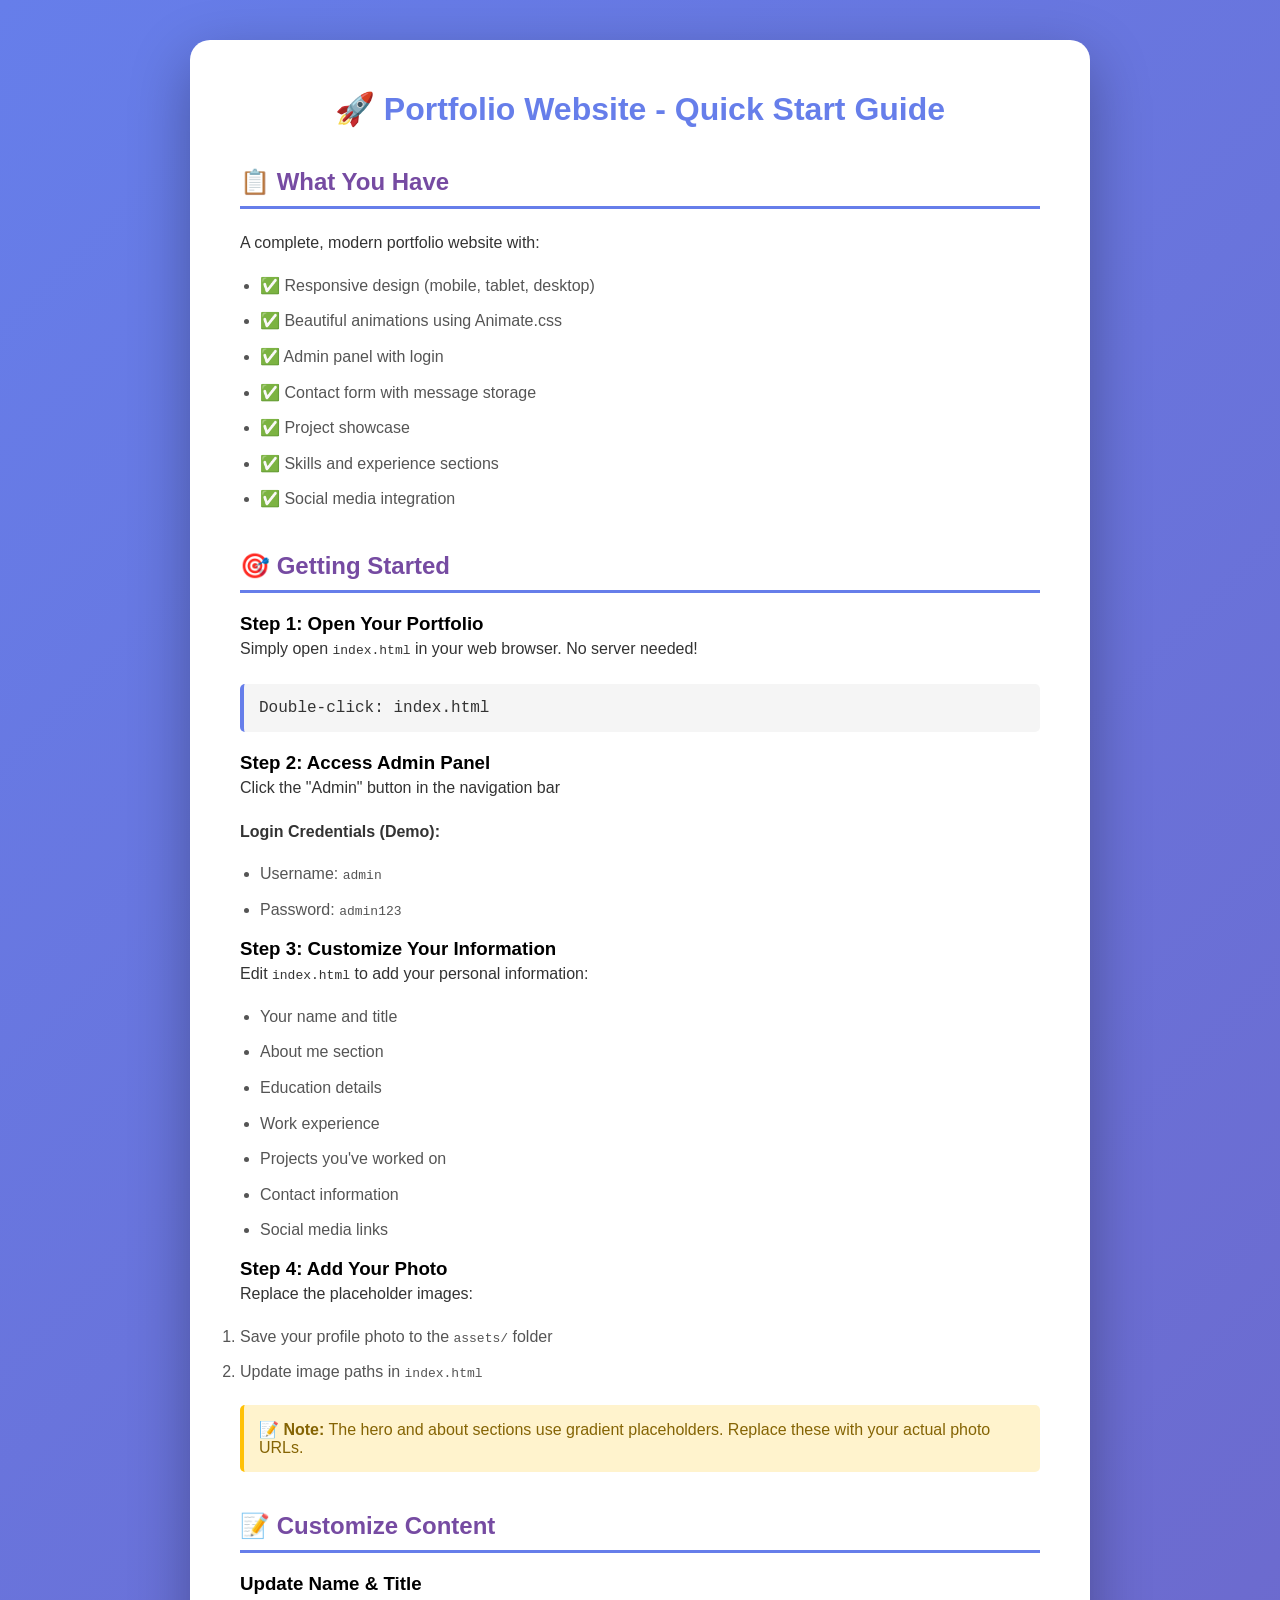
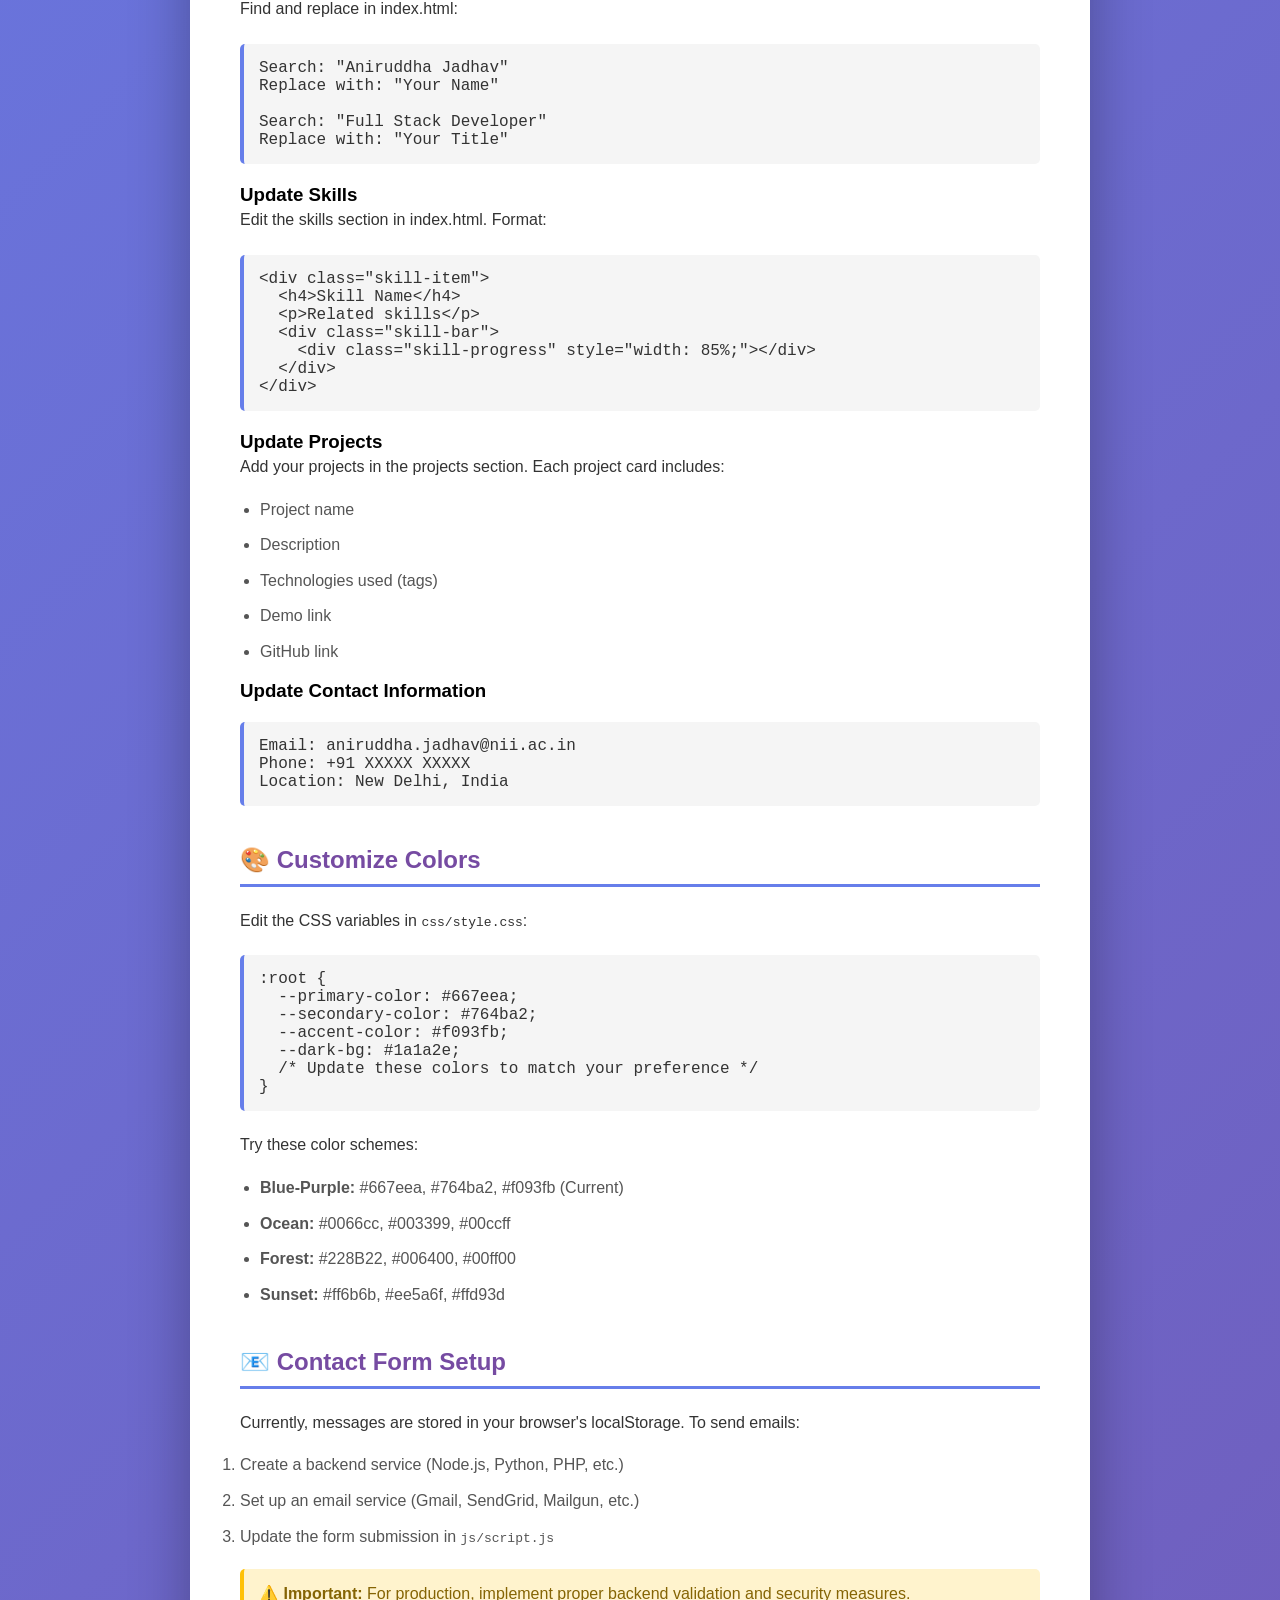
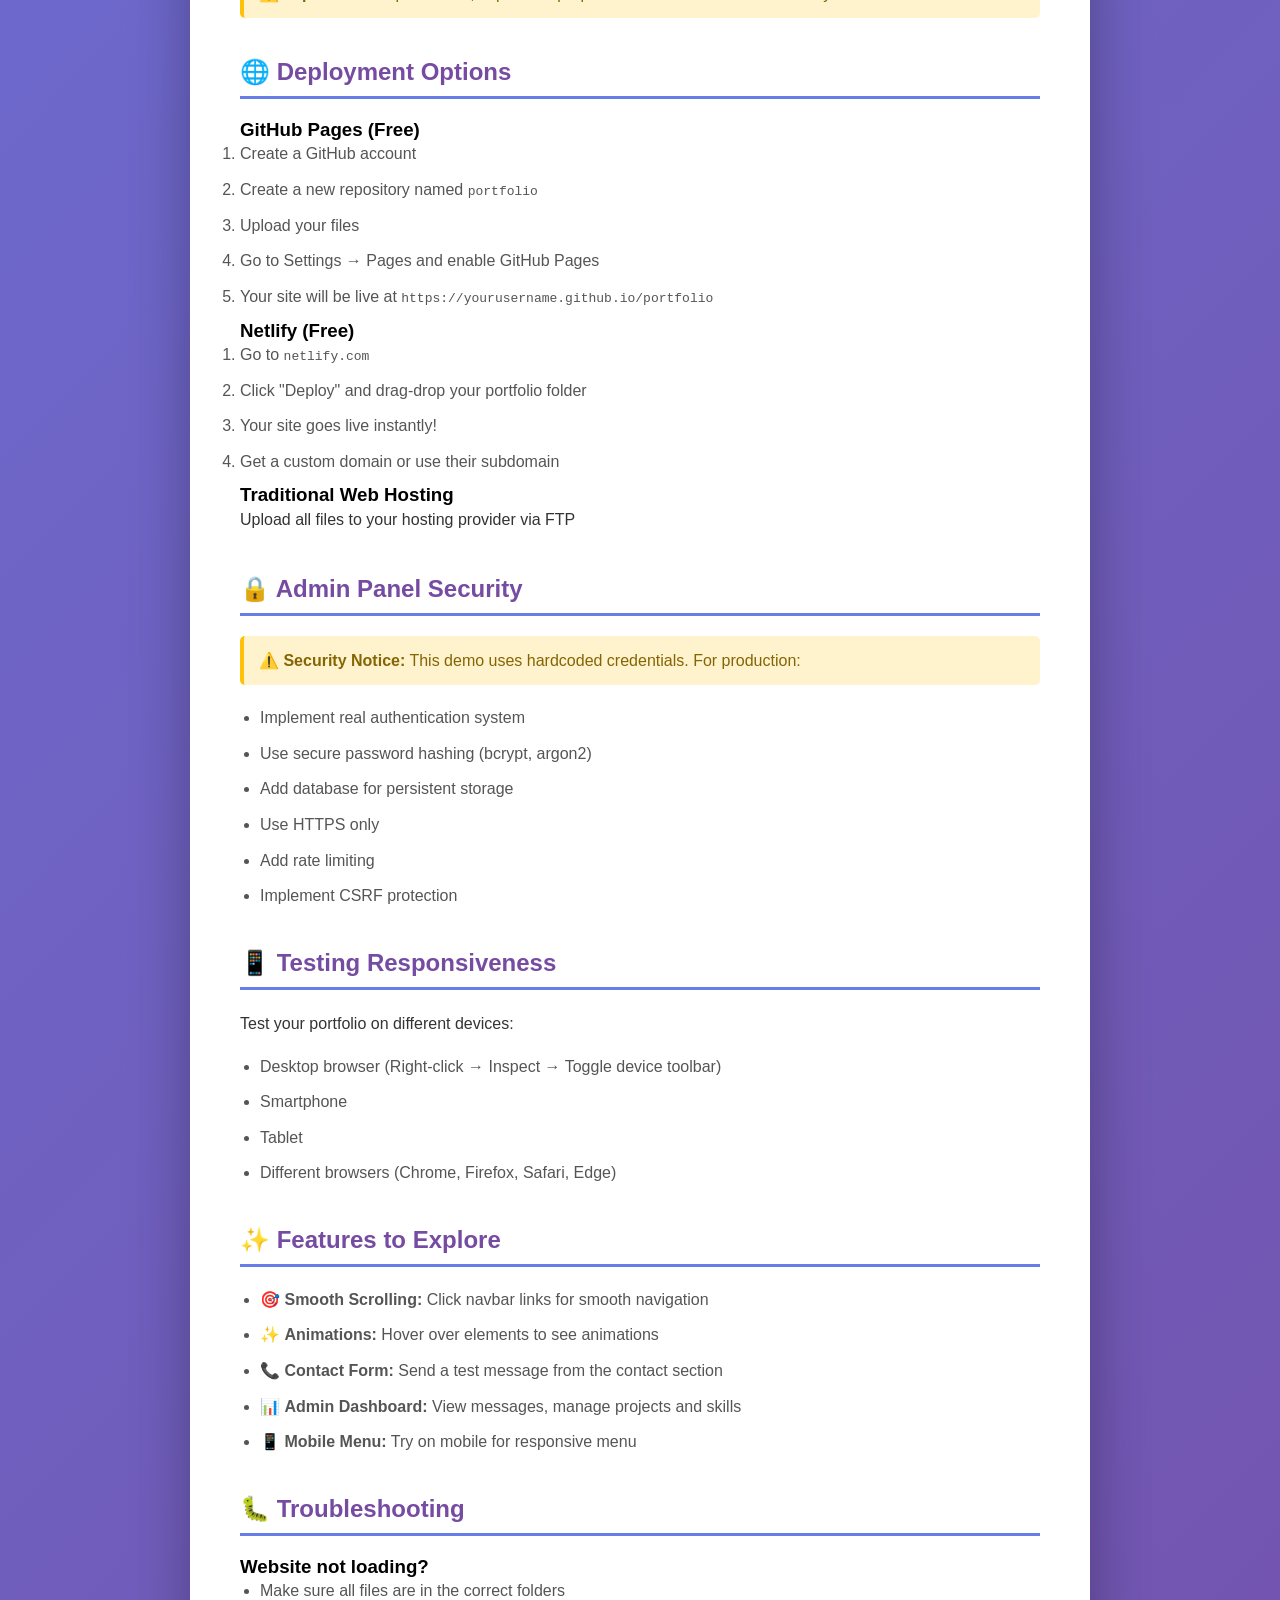
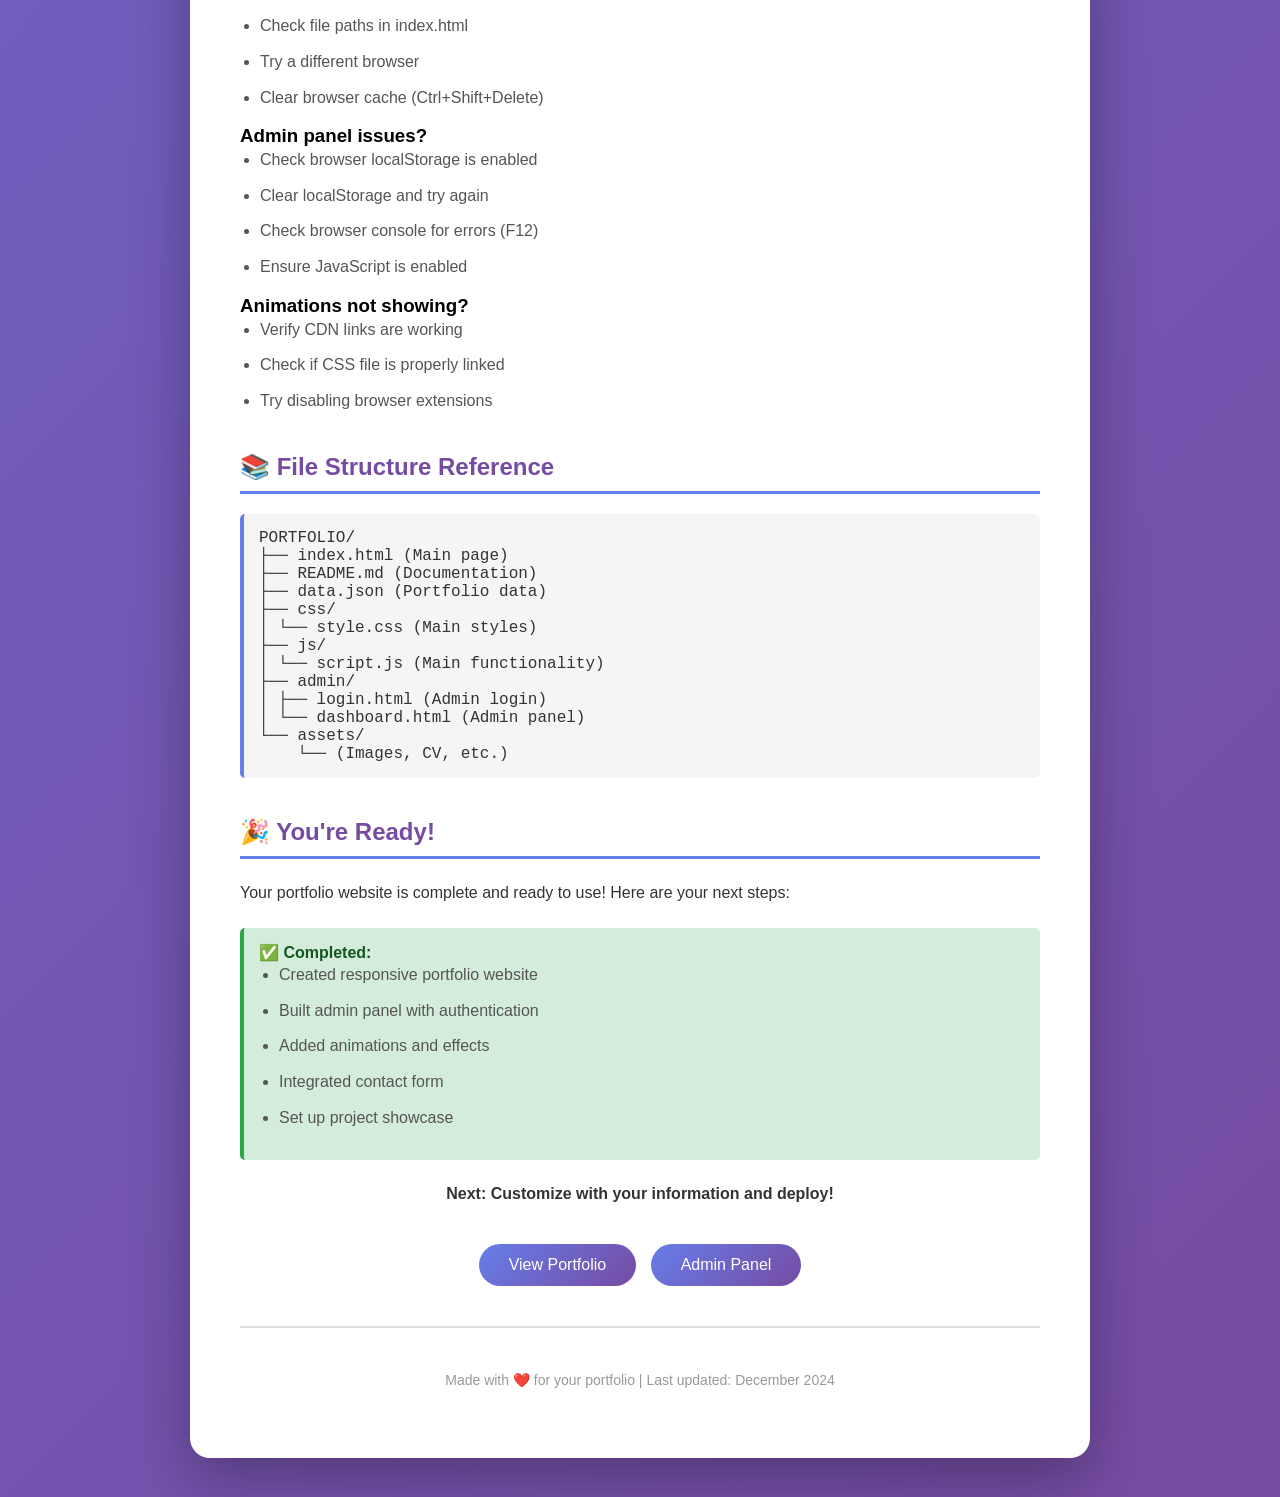
<file: QUICKSTART.html>
<!DOCTYPE html>
<html lang="en">
<head>
    <meta charset="UTF-8">
    <meta name="viewport" content="width=device-width, initial-scale=1.0">
    <title>Portfolio - Quick Start Guide</title>
    <style>
        * {
            margin: 0;
            padding: 0;
            box-sizing: border-box;
        }

        body {
            font-family: 'Segoe UI', Tahoma, Geneva, Verdana, sans-serif;
            background: linear-gradient(135deg, #667eea 0%, #764ba2 100%);
            min-height: 100vh;
            padding: 40px 20px;
        }

        .container {
            max-width: 900px;
            margin: 0 auto;
            background: white;
            border-radius: 20px;
            padding: 50px;
            box-shadow: 0 20px 60px rgba(0, 0, 0, 0.3);
        }

        h1 {
            color: #667eea;
            margin-bottom: 30px;
            text-align: center;
        }

        h2 {
            color: #764ba2;
            margin-top: 40px;
            margin-bottom: 20px;
            border-bottom: 3px solid #667eea;
            padding-bottom: 10px;
        }

        p {
            color: #333;
            line-height: 1.8;
            margin-bottom: 15px;
        }

        ul {
            margin-left: 20px;
            margin-bottom: 15px;
        }

        li {
            color: #555;
            margin-bottom: 10px;
            line-height: 1.6;
        }

        .code {
            background: #f5f5f5;
            border-left: 4px solid #667eea;
            padding: 15px;
            margin: 20px 0;
            border-radius: 5px;
            font-family: 'Courier New', monospace;
            color: #333;
            overflow-x: auto;
        }

        .btn {
            display: inline-block;
            background: linear-gradient(135deg, #667eea 0%, #764ba2 100%);
            color: white;
            padding: 12px 30px;
            border-radius: 25px;
            text-decoration: none;
            margin-top: 20px;
            transition: all 0.3s ease;
            border: none;
            cursor: pointer;
            font-size: 16px;
        }

        .btn:hover {
            transform: translateY(-3px);
            box-shadow: 0 10px 30px rgba(102, 126, 234, 0.4);
        }

        .note {
            background: #fff3cd;
            border-left: 4px solid #ffc107;
            padding: 15px;
            margin: 20px 0;
            border-radius: 5px;
            color: #856404;
        }

        .success {
            background: #d4edda;
            border-left: 4px solid #28a745;
            padding: 15px;
            margin: 20px 0;
            border-radius: 5px;
            color: #155724;
        }

        .center {
            text-align: center;
        }
    </style>
</head>
<body>
    <div class="container">
        <h1>🚀 Portfolio Website - Quick Start Guide</h1>

        <h2>📋 What You Have</h2>
        <p>A complete, modern portfolio website with:</p>
        <ul>
            <li>✅ Responsive design (mobile, tablet, desktop)</li>
            <li>✅ Beautiful animations using Animate.css</li>
            <li>✅ Admin panel with login</li>
            <li>✅ Contact form with message storage</li>
            <li>✅ Project showcase</li>
            <li>✅ Skills and experience sections</li>
            <li>✅ Social media integration</li>
        </ul>

        <h2>🎯 Getting Started</h2>

        <h3>Step 1: Open Your Portfolio</h3>
        <p>Simply open <code>index.html</code> in your web browser. No server needed!</p>
        <div class="code">
            Double-click: index.html
        </div>

        <h3>Step 2: Access Admin Panel</h3>
        <p>Click the "Admin" button in the navigation bar</p>
        <p><strong>Login Credentials (Demo):</strong></p>
        <ul>
            <li>Username: <code>admin</code></li>
            <li>Password: <code>admin123</code></li>
        </ul>

        <h3>Step 3: Customize Your Information</h3>
        <p>Edit <code>index.html</code> to add your personal information:</p>
        <ul>
            <li>Your name and title</li>
            <li>About me section</li>
            <li>Education details</li>
            <li>Work experience</li>
            <li>Projects you've worked on</li>
            <li>Contact information</li>
            <li>Social media links</li>
        </ul>

        <h3>Step 4: Add Your Photo</h3>
        <p>Replace the placeholder images:</p>
        <ol>
            <li>Save your profile photo to the <code>assets/</code> folder</li>
            <li>Update image paths in <code>index.html</code></li>
        </ol>

        <div class="note">
            <strong>📝 Note:</strong> The hero and about sections use gradient placeholders. Replace these with your actual photo URLs.
        </div>

        <h2>📝 Customize Content</h2>

        <h3>Update Name & Title</h3>
        <p>Find and replace in index.html:</p>
        <div class="code">
            Search: "Aniruddha Jadhav"<br>
            Replace with: "Your Name"<br><br>
            Search: "Full Stack Developer"<br>
            Replace with: "Your Title"
        </div>

        <h3>Update Skills</h3>
        <p>Edit the skills section in index.html. Format:</p>
        <div class="code">
            &lt;div class="skill-item"&gt;<br>
            &nbsp;&nbsp;&lt;h4&gt;Skill Name&lt;/h4&gt;<br>
            &nbsp;&nbsp;&lt;p&gt;Related skills&lt;/p&gt;<br>
            &nbsp;&nbsp;&lt;div class="skill-bar"&gt;<br>
            &nbsp;&nbsp;&nbsp;&nbsp;&lt;div class="skill-progress" style="width: 85%;"&gt;&lt;/div&gt;<br>
            &nbsp;&nbsp;&lt;/div&gt;<br>
            &lt;/div&gt;
        </div>

        <h3>Update Projects</h3>
        <p>Add your projects in the projects section. Each project card includes:</p>
        <ul>
            <li>Project name</li>
            <li>Description</li>
            <li>Technologies used (tags)</li>
            <li>Demo link</li>
            <li>GitHub link</li>
        </ul>

        <h3>Update Contact Information</h3>
        <div class="code">
            Email: aniruddha.jadhav@nii.ac.in<br>
            Phone: +91 XXXXX XXXXX<br>
            Location: New Delhi, India
        </div>

        <h2>🎨 Customize Colors</h2>

        <p>Edit the CSS variables in <code>css/style.css</code>:</p>
        <div class="code">
            :root {<br>
            &nbsp;&nbsp;--primary-color: #667eea;<br>
            &nbsp;&nbsp;--secondary-color: #764ba2;<br>
            &nbsp;&nbsp;--accent-color: #f093fb;<br>
            &nbsp;&nbsp;--dark-bg: #1a1a2e;<br>
            &nbsp;&nbsp;/* Update these colors to match your preference */<br>
            }
        </div>

        <p>Try these color schemes:</p>
        <ul>
            <li><strong>Blue-Purple:</strong> #667eea, #764ba2, #f093fb (Current)</li>
            <li><strong>Ocean:</strong> #0066cc, #003399, #00ccff</li>
            <li><strong>Forest:</strong> #228B22, #006400, #00ff00</li>
            <li><strong>Sunset:</strong> #ff6b6b, #ee5a6f, #ffd93d</li>
        </ul>

        <h2>📧 Contact Form Setup</h2>

        <p>Currently, messages are stored in your browser's localStorage. To send emails:</p>
        <ol>
            <li>Create a backend service (Node.js, Python, PHP, etc.)</li>
            <li>Set up an email service (Gmail, SendGrid, Mailgun, etc.)</li>
            <li>Update the form submission in <code>js/script.js</code></li>
        </ol>

        <div class="note">
            <strong>⚠️ Important:</strong> For production, implement proper backend validation and security measures.
        </div>

        <h2>🌐 Deployment Options</h2>

        <h3>GitHub Pages (Free)</h3>
        <ol>
            <li>Create a GitHub account</li>
            <li>Create a new repository named <code>portfolio</code></li>
            <li>Upload your files</li>
            <li>Go to Settings → Pages and enable GitHub Pages</li>
            <li>Your site will be live at <code>https://yourusername.github.io/portfolio</code></li>
        </ol>

        <h3>Netlify (Free)</h3>
        <ol>
            <li>Go to <code>netlify.com</code></li>
            <li>Click "Deploy" and drag-drop your portfolio folder</li>
            <li>Your site goes live instantly!</li>
            <li>Get a custom domain or use their subdomain</li>
        </ol>

        <h3>Traditional Web Hosting</h3>
        <p>Upload all files to your hosting provider via FTP</p>

        <h2>🔒 Admin Panel Security</h2>

        <div class="note">
            <strong>⚠️ Security Notice:</strong> This demo uses hardcoded credentials. For production:
        </div>

        <ul>
            <li>Implement real authentication system</li>
            <li>Use secure password hashing (bcrypt, argon2)</li>
            <li>Add database for persistent storage</li>
            <li>Use HTTPS only</li>
            <li>Add rate limiting</li>
            <li>Implement CSRF protection</li>
        </ul>

        <h2>📱 Testing Responsiveness</h2>

        <p>Test your portfolio on different devices:</p>
        <ul>
            <li>Desktop browser (Right-click → Inspect → Toggle device toolbar)</li>
            <li>Smartphone</li>
            <li>Tablet</li>
            <li>Different browsers (Chrome, Firefox, Safari, Edge)</li>
        </ul>

        <h2>✨ Features to Explore</h2>

        <ul>
            <li>🎯 <strong>Smooth Scrolling:</strong> Click navbar links for smooth navigation</li>
            <li>✨ <strong>Animations:</strong> Hover over elements to see animations</li>
            <li>📞 <strong>Contact Form:</strong> Send a test message from the contact section</li>
            <li>📊 <strong>Admin Dashboard:</strong> View messages, manage projects and skills</li>
            <li>📱 <strong>Mobile Menu:</strong> Try on mobile for responsive menu</li>
        </ul>

        <h2>🐛 Troubleshooting</h2>

        <h3>Website not loading?</h3>
        <ul>
            <li>Make sure all files are in the correct folders</li>
            <li>Check file paths in index.html</li>
            <li>Try a different browser</li>
            <li>Clear browser cache (Ctrl+Shift+Delete)</li>
        </ul>

        <h3>Admin panel issues?</h3>
        <ul>
            <li>Check browser localStorage is enabled</li>
            <li>Clear localStorage and try again</li>
            <li>Check browser console for errors (F12)</li>
            <li>Ensure JavaScript is enabled</li>
        </ul>

        <h3>Animations not showing?</h3>
        <ul>
            <li>Verify CDN links are working</li>
            <li>Check if CSS file is properly linked</li>
            <li>Try disabling browser extensions</li>
        </ul>

        <h2>📚 File Structure Reference</h2>

        <div class="code">
            PORTFOLIO/<br>
            ├── index.html (Main page)<br>
            ├── README.md (Documentation)<br>
            ├── data.json (Portfolio data)<br>
            ├── css/<br>
            │   └── style.css (Main styles)<br>
            ├── js/<br>
            │   └── script.js (Main functionality)<br>
            ├── admin/<br>
            │   ├── login.html (Admin login)<br>
            │   └── dashboard.html (Admin panel)<br>
            └── assets/<br>
            &nbsp;&nbsp;&nbsp;&nbsp;└── (Images, CV, etc.)
        </div>

        <h2>🎉 You're Ready!</h2>

        <p>Your portfolio website is complete and ready to use! Here are your next steps:</p>

        <div class="success">
            <strong>✅ Completed:</strong>
            <ul>
                <li>Created responsive portfolio website</li>
                <li>Built admin panel with authentication</li>
                <li>Added animations and effects</li>
                <li>Integrated contact form</li>
                <li>Set up project showcase</li>
            </ul>
        </div>

        <div class="center">
            <p><strong>Next: Customize with your information and deploy!</strong></p>
            <a href="../index.html" class="btn">View Portfolio</a>
            <a href="../admin/login.html" class="btn" style="margin-left: 10px;">Admin Panel</a>
        </div>

        <hr style="margin: 40px 0; border: none; border-top: 2px solid #ddd;">

        <p style="text-align: center; color: #999; font-size: 14px;">
            Made with ❤️ for your portfolio | Last updated: December 2024
        </p>
    </div>
</body>
</html>
</file>
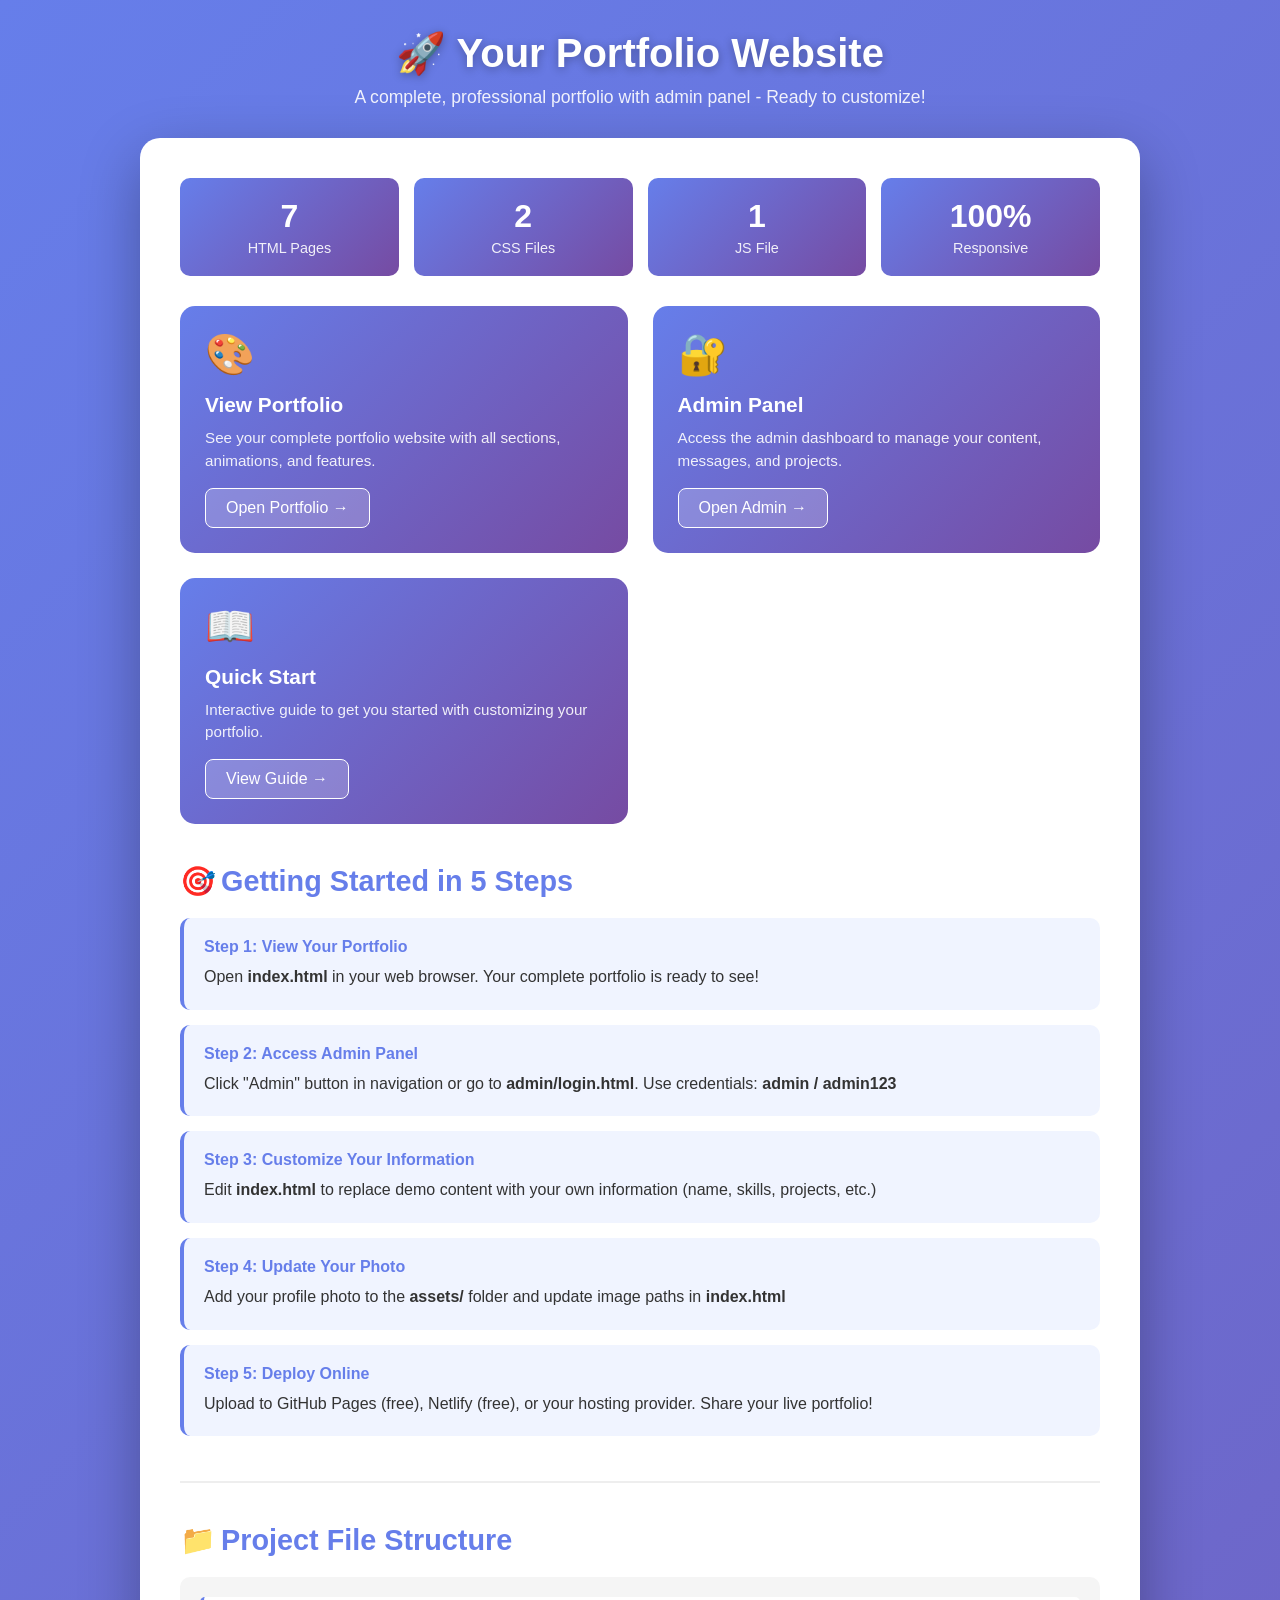
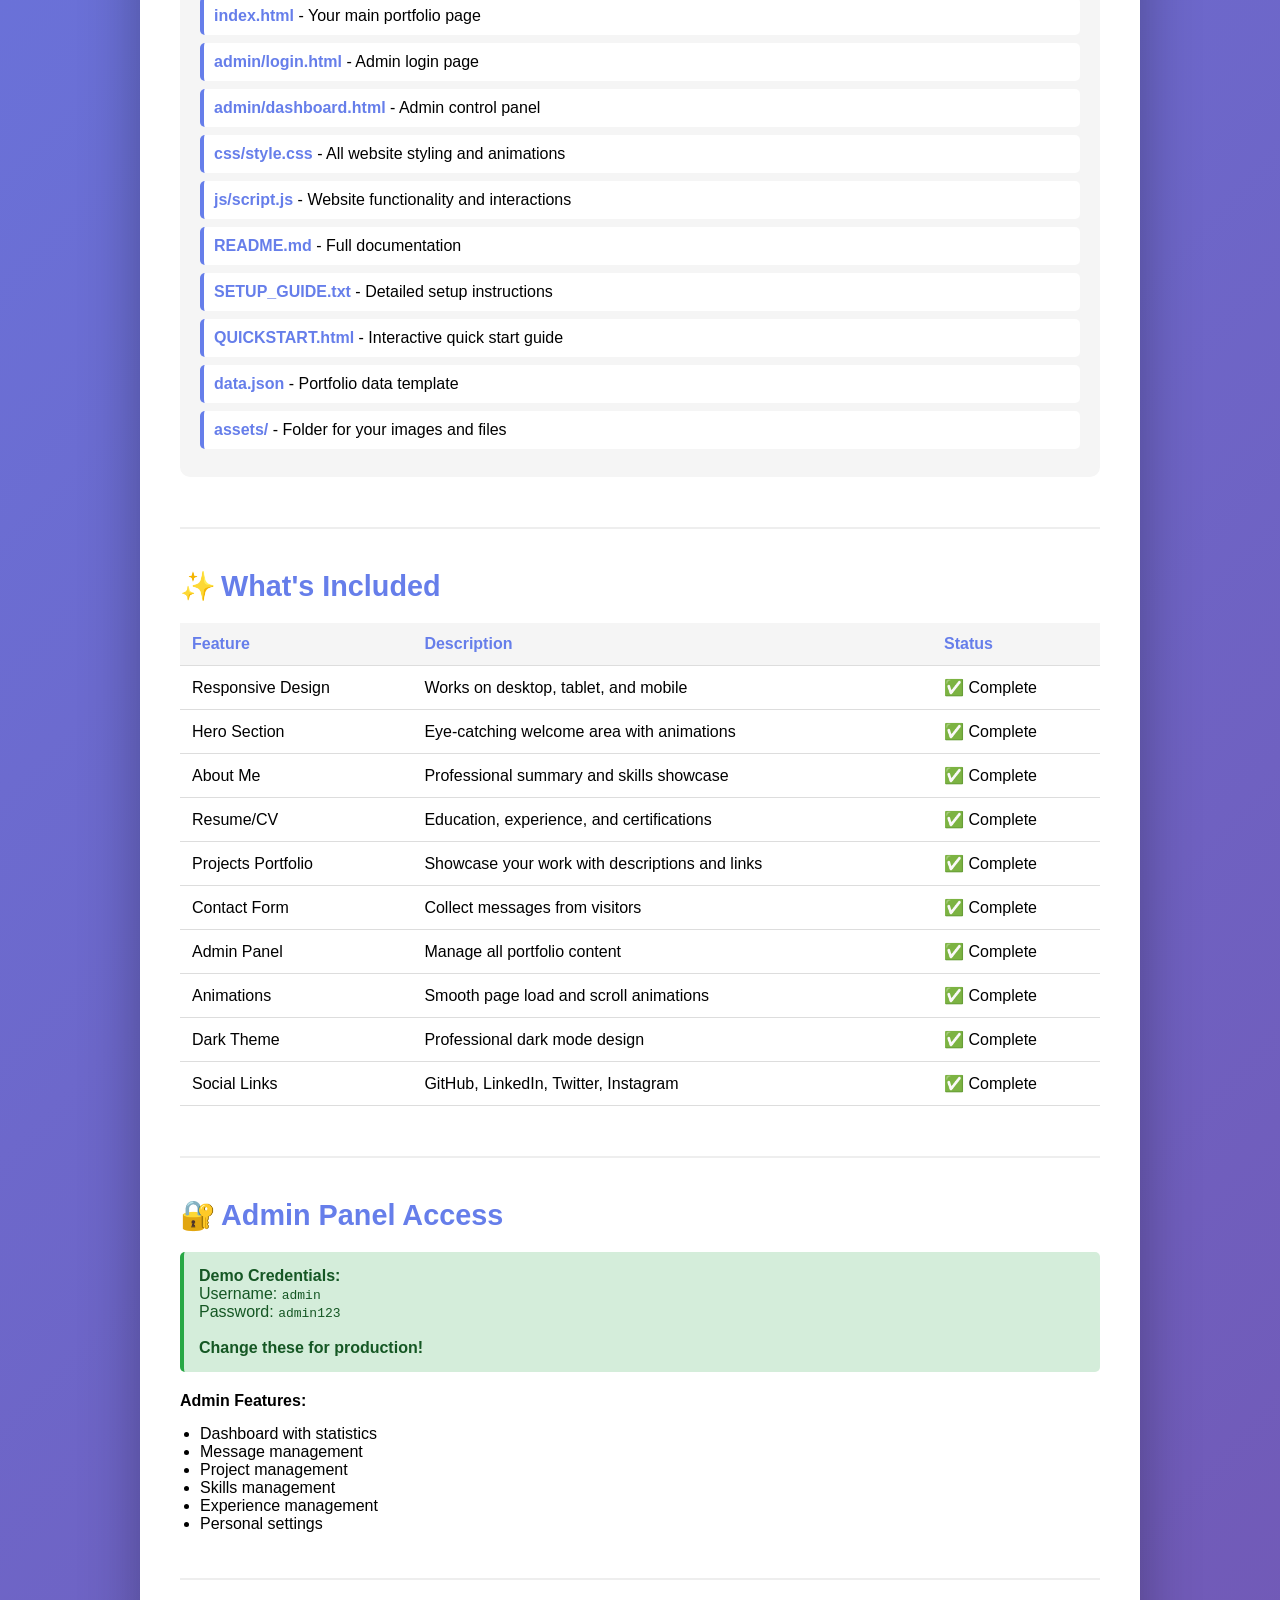
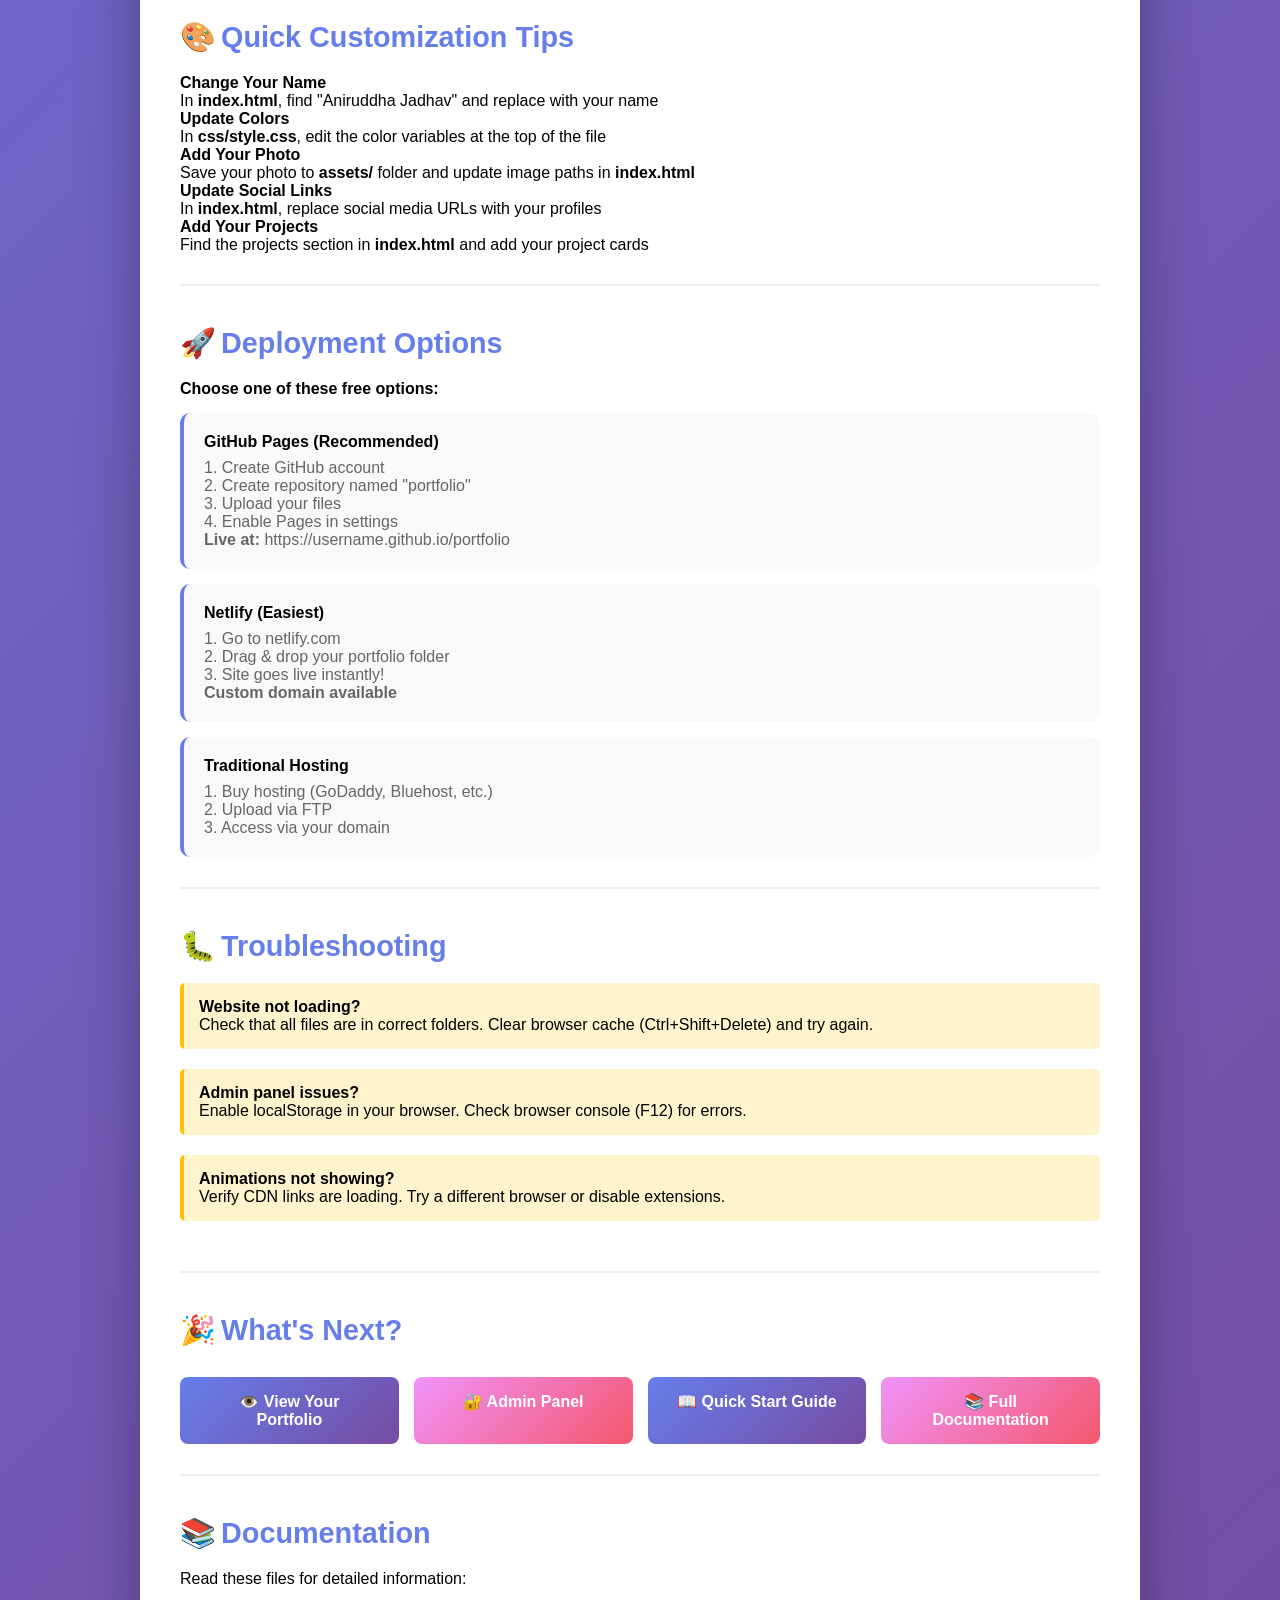
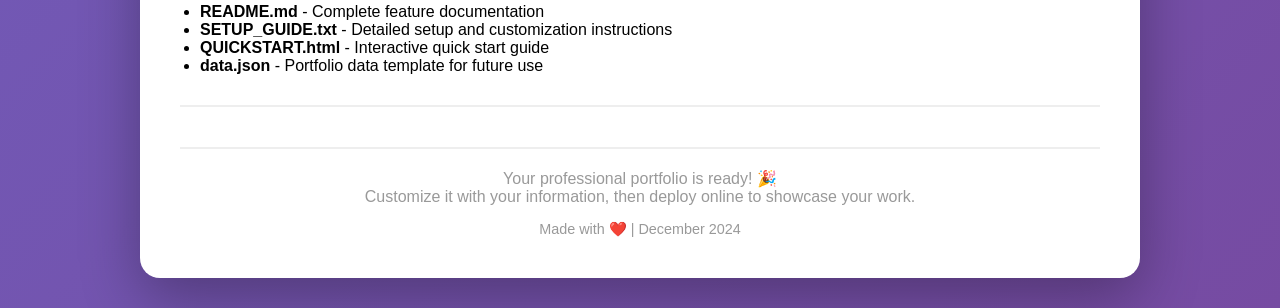
<file: START_HERE.html>
<!DOCTYPE html>
<html lang="en">
<head>
    <meta charset="UTF-8">
    <meta name="viewport" content="width=device-width, initial-scale=1.0">
    <title>Portfolio Setup - Start Here</title>
    <style>
        * {
            margin: 0;
            padding: 0;
            box-sizing: border-box;
        }

        body {
            font-family: 'Segoe UI', Tahoma, Geneva, Verdana, sans-serif;
            background: linear-gradient(135deg, #667eea 0%, #764ba2 100%);
            min-height: 100vh;
            padding: 30px 20px;
        }

        .header {
            text-align: center;
            color: white;
            margin-bottom: 30px;
        }

        .header h1 {
            font-size: 2.5rem;
            margin-bottom: 10px;
            text-shadow: 0 2px 10px rgba(0, 0, 0, 0.3);
        }

        .header p {
            font-size: 1.1rem;
            opacity: 0.9;
        }

        .container {
            max-width: 1000px;
            margin: 0 auto;
            background: white;
            border-radius: 20px;
            padding: 40px;
            box-shadow: 0 20px 60px rgba(0, 0, 0, 0.3);
        }

        .grid {
            display: grid;
            grid-template-columns: repeat(auto-fit, minmax(300px, 1fr));
            gap: 25px;
            margin-bottom: 40px;
        }

        .card {
            background: linear-gradient(135deg, #667eea 0%, #764ba2 100%);
            color: white;
            padding: 25px;
            border-radius: 15px;
            transition: all 0.3s ease;
            cursor: pointer;
        }

        .card:hover {
            transform: translateY(-5px);
            box-shadow: 0 10px 30px rgba(102, 126, 234, 0.3);
        }

        .card-icon {
            font-size: 2.5rem;
            margin-bottom: 15px;
        }

        .card h3 {
            margin-bottom: 10px;
            font-size: 1.3rem;
        }

        .card p {
            font-size: 0.95rem;
            opacity: 0.9;
            line-height: 1.5;
        }

        .card a {
            display: inline-block;
            margin-top: 15px;
            padding: 10px 20px;
            background: rgba(255, 255, 255, 0.2);
            color: white;
            text-decoration: none;
            border-radius: 8px;
            transition: all 0.3s ease;
            border: 1px solid white;
        }

        .card a:hover {
            background: white;
            color: #667eea;
        }

        .section {
            margin-bottom: 40px;
            border-bottom: 2px solid #eee;
            padding-bottom: 30px;
        }

        .section h2 {
            color: #667eea;
            margin-bottom: 20px;
            font-size: 1.8rem;
        }

        .file-list {
            background: #f5f5f5;
            padding: 20px;
            border-radius: 10px;
            margin-bottom: 20px;
        }

        .file-item {
            padding: 10px;
            margin-bottom: 8px;
            background: white;
            border-left: 4px solid #667eea;
            border-radius: 5px;
        }

        .file-item strong {
            color: #667eea;
        }

        .step {
            background: #f0f4ff;
            padding: 20px;
            border-radius: 10px;
            margin-bottom: 15px;
            border-left: 4px solid #667eea;
        }

        .step h4 {
            color: #667eea;
            margin-bottom: 8px;
        }

        .step p {
            color: #333;
            line-height: 1.6;
        }

        .btn-group {
            display: grid;
            grid-template-columns: repeat(auto-fit, minmax(200px, 1fr));
            gap: 15px;
            margin-top: 30px;
        }

        .btn {
            padding: 15px 25px;
            background: linear-gradient(135deg, #667eea 0%, #764ba2 100%);
            color: white;
            border: none;
            border-radius: 8px;
            font-size: 1rem;
            font-weight: 600;
            cursor: pointer;
            text-decoration: none;
            display: inline-block;
            transition: all 0.3s ease;
            text-align: center;
        }

        .btn:hover {
            transform: translateY(-3px);
            box-shadow: 0 10px 30px rgba(102, 126, 234, 0.3);
        }

        .btn-secondary {
            background: linear-gradient(135deg, #f093fb 0%, #f5576c 100%);
        }

        .stats {
            display: grid;
            grid-template-columns: repeat(auto-fit, minmax(150px, 1fr));
            gap: 15px;
            margin-bottom: 30px;
        }

        .stat {
            background: linear-gradient(135deg, #667eea 0%, #764ba2 100%);
            color: white;
            padding: 20px;
            border-radius: 10px;
            text-align: center;
        }

        .stat-number {
            font-size: 2rem;
            font-weight: bold;
            margin-bottom: 5px;
        }

        .stat-label {
            font-size: 0.9rem;
            opacity: 0.9;
        }

        .warning {
            background: #fff3cd;
            border-left: 4px solid #ffc107;
            padding: 15px;
            border-radius: 5px;
            margin: 20px 0;
        }

        .success {
            background: #d4edda;
            border-left: 4px solid #28a745;
            padding: 15px;
            border-radius: 5px;
            margin: 20px 0;
            color: #155724;
        }

        table {
            width: 100%;
            border-collapse: collapse;
            margin: 20px 0;
        }

        th, td {
            padding: 12px;
            text-align: left;
            border-bottom: 1px solid #ddd;
        }

        th {
            background: #f5f5f5;
            font-weight: 600;
            color: #667eea;
        }

        tr:hover {
            background: #f9f9f9;
        }

        .footer {
            text-align: center;
            color: #999;
            margin-top: 40px;
            padding-top: 20px;
            border-top: 2px solid #eee;
        }

        .footer a {
            color: #667eea;
            text-decoration: none;
        }

        .footer a:hover {
            text-decoration: underline;
        }

        .emoji {
            margin-right: 5px;
        }
    </style>
</head>
<body>
    <div class="header">
        <h1>🚀 Your Portfolio Website</h1>
        <p>A complete, professional portfolio with admin panel - Ready to customize!</p>
    </div>

    <div class="container">
        <!-- Quick Stats -->
        <div class="stats">
            <div class="stat">
                <div class="stat-number">7</div>
                <div class="stat-label">HTML Pages</div>
            </div>
            <div class="stat">
                <div class="stat-number">2</div>
                <div class="stat-label">CSS Files</div>
            </div>
            <div class="stat">
                <div class="stat-number">1</div>
                <div class="stat-label">JS File</div>
            </div>
            <div class="stat">
                <div class="stat-number">100%</div>
                <div class="stat-label">Responsive</div>
            </div>
        </div>

        <!-- Quick Start Cards -->
        <div class="grid">
            <div class="card">
                <div class="card-icon">🎨</div>
                <h3>View Portfolio</h3>
                <p>See your complete portfolio website with all sections, animations, and features.</p>
                <a href="index.html" target="_blank">Open Portfolio →</a>
            </div>

            <div class="card">
                <div class="card-icon">🔐</div>
                <h3>Admin Panel</h3>
                <p>Access the admin dashboard to manage your content, messages, and projects.</p>
                <a href="admin/login.html" target="_blank">Open Admin →</a>
            </div>

            <div class="card">
                <div class="card-icon">📖</div>
                <h3>Quick Start</h3>
                <p>Interactive guide to get you started with customizing your portfolio.</p>
                <a href="QUICKSTART.html" target="_blank">View Guide →</a>
            </div>
        </div>

        <!-- Getting Started Section -->
        <div class="section">
            <h2><span class="emoji">🎯</span>Getting Started in 5 Steps</h2>

            <div class="step">
                <h4>Step 1: View Your Portfolio</h4>
                <p>Open <strong>index.html</strong> in your web browser. Your complete portfolio is ready to see!</p>
            </div>

            <div class="step">
                <h4>Step 2: Access Admin Panel</h4>
                <p>Click "Admin" button in navigation or go to <strong>admin/login.html</strong>. Use credentials: <strong>admin / admin123</strong></p>
            </div>

            <div class="step">
                <h4>Step 3: Customize Your Information</h4>
                <p>Edit <strong>index.html</strong> to replace demo content with your own information (name, skills, projects, etc.)</p>
            </div>

            <div class="step">
                <h4>Step 4: Update Your Photo</h4>
                <p>Add your profile photo to the <strong>assets/</strong> folder and update image paths in <strong>index.html</strong></p>
            </div>

            <div class="step">
                <h4>Step 5: Deploy Online</h4>
                <p>Upload to GitHub Pages (free), Netlify (free), or your hosting provider. Share your live portfolio!</p>
            </div>
        </div>

        <!-- File Structure -->
        <div class="section">
            <h2><span class="emoji">📁</span>Project File Structure</h2>

            <div class="file-list">
                <div class="file-item">
                    <strong>index.html</strong> - Your main portfolio page
                </div>
                <div class="file-item">
                    <strong>admin/login.html</strong> - Admin login page
                </div>
                <div class="file-item">
                    <strong>admin/dashboard.html</strong> - Admin control panel
                </div>
                <div class="file-item">
                    <strong>css/style.css</strong> - All website styling and animations
                </div>
                <div class="file-item">
                    <strong>js/script.js</strong> - Website functionality and interactions
                </div>
                <div class="file-item">
                    <strong>README.md</strong> - Full documentation
                </div>
                <div class="file-item">
                    <strong>SETUP_GUIDE.txt</strong> - Detailed setup instructions
                </div>
                <div class="file-item">
                    <strong>QUICKSTART.html</strong> - Interactive quick start guide
                </div>
                <div class="file-item">
                    <strong>data.json</strong> - Portfolio data template
                </div>
                <div class="file-item">
                    <strong>assets/</strong> - Folder for your images and files
                </div>
            </div>
        </div>

        <!-- Features Table -->
        <div class="section">
            <h2><span class="emoji">✨</span>What's Included</h2>

            <table>
                <tr>
                    <th>Feature</th>
                    <th>Description</th>
                    <th>Status</th>
                </tr>
                <tr>
                    <td>Responsive Design</td>
                    <td>Works on desktop, tablet, and mobile</td>
                    <td>✅ Complete</td>
                </tr>
                <tr>
                    <td>Hero Section</td>
                    <td>Eye-catching welcome area with animations</td>
                    <td>✅ Complete</td>
                </tr>
                <tr>
                    <td>About Me</td>
                    <td>Professional summary and skills showcase</td>
                    <td>✅ Complete</td>
                </tr>
                <tr>
                    <td>Resume/CV</td>
                    <td>Education, experience, and certifications</td>
                    <td>✅ Complete</td>
                </tr>
                <tr>
                    <td>Projects Portfolio</td>
                    <td>Showcase your work with descriptions and links</td>
                    <td>✅ Complete</td>
                </tr>
                <tr>
                    <td>Contact Form</td>
                    <td>Collect messages from visitors</td>
                    <td>✅ Complete</td>
                </tr>
                <tr>
                    <td>Admin Panel</td>
                    <td>Manage all portfolio content</td>
                    <td>✅ Complete</td>
                </tr>
                <tr>
                    <td>Animations</td>
                    <td>Smooth page load and scroll animations</td>
                    <td>✅ Complete</td>
                </tr>
                <tr>
                    <td>Dark Theme</td>
                    <td>Professional dark mode design</td>
                    <td>✅ Complete</td>
                </tr>
                <tr>
                    <td>Social Links</td>
                    <td>GitHub, LinkedIn, Twitter, Instagram</td>
                    <td>✅ Complete</td>
                </tr>
            </table>
        </div>

        <!-- Admin Panel Credentials -->
        <div class="section">
            <h2><span class="emoji">🔐</span>Admin Panel Access</h2>

            <div class="success">
                <strong>Demo Credentials:</strong><br>
                Username: <code>admin</code><br>
                Password: <code>admin123</code><br><br>
                <strong>Change these for production!</strong>
            </div>

            <h4>Admin Features:</h4>
            <ul style="margin: 15px 0 15px 20px;">
                <li>Dashboard with statistics</li>
                <li>Message management</li>
                <li>Project management</li>
                <li>Skills management</li>
                <li>Experience management</li>
                <li>Personal settings</li>
            </ul>
        </div>

        <!-- Customization Guide -->
        <div class="section">
            <h2><span class="emoji">🎨</span>Quick Customization Tips</h2>

            <h4>Change Your Name</h4>
            <p>In <strong>index.html</strong>, find "Aniruddha Jadhav" and replace with your name</p>

            <h4>Update Colors</h4>
            <p>In <strong>css/style.css</strong>, edit the color variables at the top of the file</p>

            <h4>Add Your Photo</h4>
            <p>Save your photo to <strong>assets/</strong> folder and update image paths in <strong>index.html</strong></p>

            <h4>Update Social Links</h4>
            <p>In <strong>index.html</strong>, replace social media URLs with your profiles</p>

            <h4>Add Your Projects</h4>
            <p>Find the projects section in <strong>index.html</strong> and add your project cards</p>
        </div>

        <!-- Deployment Options -->
        <div class="section">
            <h2><span class="emoji">🚀</span>Deployment Options</h2>

            <h4 style="margin-bottom: 15px;">Choose one of these free options:</h4>

            <div style="display: grid; gap: 15px;">
                <div style="background: #f9f9f9; padding: 20px; border-radius: 10px; border-left: 4px solid #667eea;">
                    <strong>GitHub Pages (Recommended)</strong>
                    <p style="margin-top: 8px; color: #666;">
                        1. Create GitHub account<br>
                        2. Create repository named "portfolio"<br>
                        3. Upload your files<br>
                        4. Enable Pages in settings<br>
                        <strong>Live at:</strong> https://username.github.io/portfolio
                    </p>
                </div>

                <div style="background: #f9f9f9; padding: 20px; border-radius: 10px; border-left: 4px solid #667eea;">
                    <strong>Netlify (Easiest)</strong>
                    <p style="margin-top: 8px; color: #666;">
                        1. Go to netlify.com<br>
                        2. Drag & drop your portfolio folder<br>
                        3. Site goes live instantly!<br>
                        <strong>Custom domain available</strong>
                    </p>
                </div>

                <div style="background: #f9f9f9; padding: 20px; border-radius: 10px; border-left: 4px solid #667eea;">
                    <strong>Traditional Hosting</strong>
                    <p style="margin-top: 8px; color: #666;">
                        1. Buy hosting (GoDaddy, Bluehost, etc.)<br>
                        2. Upload via FTP<br>
                        3. Access via your domain
                    </p>
                </div>
            </div>
        </div>

        <!-- Troubleshooting -->
        <div class="section">
            <h2><span class="emoji">🐛</span>Troubleshooting</h2>

            <div class="warning">
                <strong>Website not loading?</strong><br>
                Check that all files are in correct folders. Clear browser cache (Ctrl+Shift+Delete) and try again.
            </div>

            <div class="warning">
                <strong>Admin panel issues?</strong><br>
                Enable localStorage in your browser. Check browser console (F12) for errors.
            </div>

            <div class="warning">
                <strong>Animations not showing?</strong><br>
                Verify CDN links are loading. Try a different browser or disable extensions.
            </div>
        </div>

        <!-- Call to Action -->
        <div class="section">
            <h2><span class="emoji">🎉</span>What's Next?</h2>

            <div class="btn-group">
                <a href="index.html" target="_blank" class="btn">
                    👁️ View Your Portfolio
                </a>
                <a href="admin/login.html" target="_blank" class="btn btn-secondary">
                    🔐 Admin Panel
                </a>
                <a href="QUICKSTART.html" target="_blank" class="btn">
                    📖 Quick Start Guide
                </a>
                <a href="README.md" class="btn btn-secondary">
                    📚 Full Documentation
                </a>
            </div>
        </div>

        <!-- Documentation Links -->
        <div class="section">
            <h2><span class="emoji">📚</span>Documentation</h2>

            <p style="margin-bottom: 15px;">Read these files for detailed information:</p>

            <ul style="margin-left: 20px;">
                <li><strong>README.md</strong> - Complete feature documentation</li>
                <li><strong>SETUP_GUIDE.txt</strong> - Detailed setup and customization instructions</li>
                <li><strong>QUICKSTART.html</strong> - Interactive quick start guide</li>
                <li><strong>data.json</strong> - Portfolio data template for future use</li>
            </ul>
        </div>

        <div class="footer">
            <p>Your professional portfolio is ready! 🎉</p>
            <p>Customize it with your information, then deploy online to showcase your work.</p>
            <p style="margin-top: 15px; font-size: 0.9rem;">Made with ❤️ | December 2024</p>
        </div>
    </div>
</body>
</html>
</file>
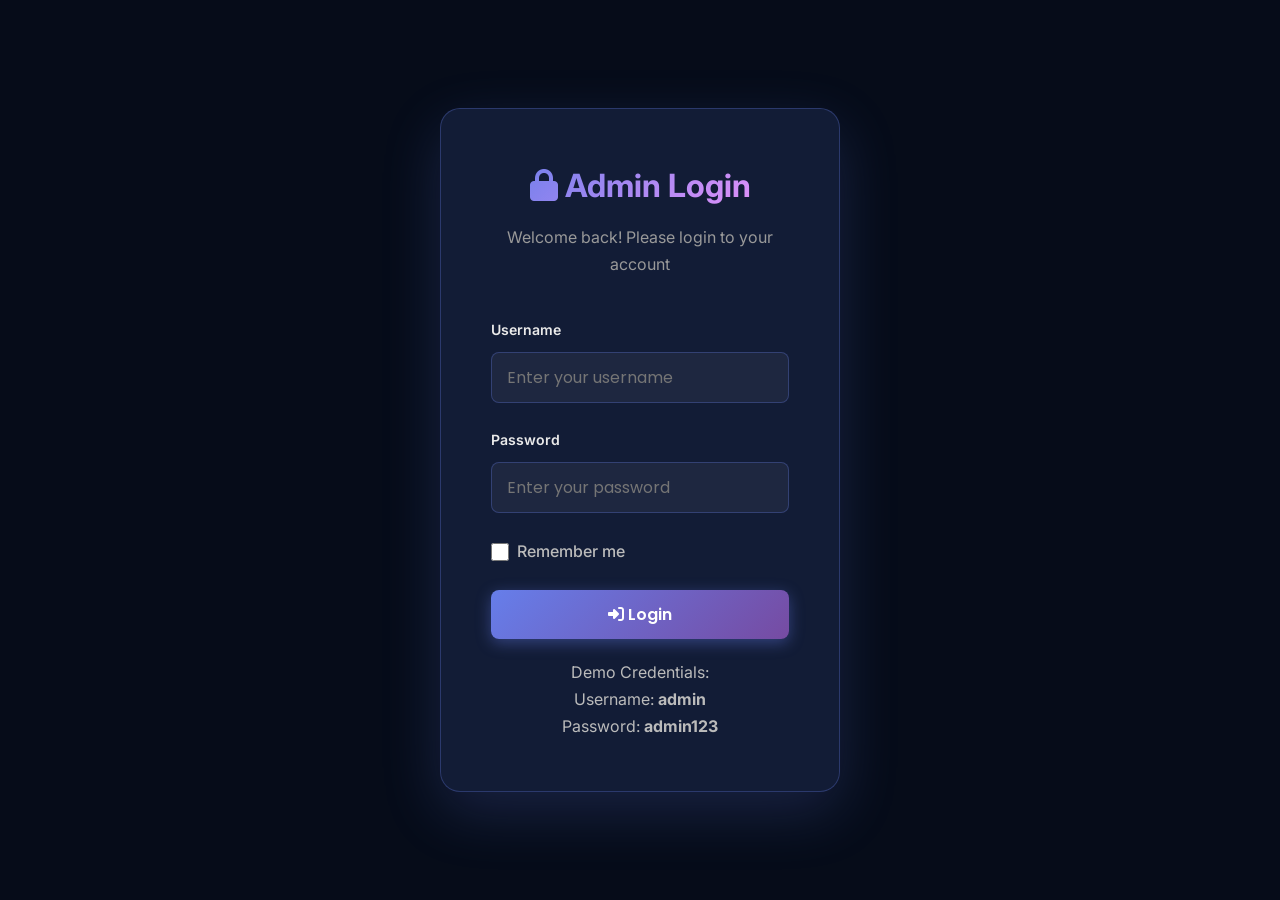
<file: admin/dashboard.html>
<!DOCTYPE html>
<html lang="en">
<head>
    <meta charset="UTF-8">
    <meta name="viewport" content="width=device-width, initial-scale=1.0">
    <title>Admin Panel - Dashboard</title>
    <link rel="stylesheet" href="../css/style.css">
    <link rel="stylesheet" href="https://cdnjs.cloudflare.com/ajax/libs/font-awesome/6.4.0/css/all.min.css"/>
    <style>
        /* Admin Panel Styles */
        .admin-container {
            display: grid;
            grid-template-columns: 250px 1fr;
            min-height: 100vh;
            margin-top: 80px;
        }

        .admin-sidebar {
            background: rgba(22, 33, 62, 0.95);
            padding: 20px;
            border-right: 1px solid rgba(102, 126, 234, 0.2);
            position: fixed;
            left: 0;
            top: 80px;
            height: calc(100vh - 80px);
            width: 250px;
            overflow-y: auto;
            z-index: 500;
        }

        .admin-main {
            margin-left: 250px;
            padding: 40px;
            background: linear-gradient(135deg, #1a1a2e 0%, #16213e 100%);
            min-height: calc(100vh - 80px);
        }

        .sidebar-menu {
            list-style: none;
        }

        .sidebar-menu li {
            margin-bottom: 15px;
        }

        .sidebar-menu a {
            display: flex;
            align-items: center;
            gap: 12px;
            padding: 12px 15px;
            color: #bbb;
            text-decoration: none;
            border-radius: 8px;
            transition: all 0.3s ease;
            border-left: 3px solid transparent;
        }

        .sidebar-menu a:hover,
        .sidebar-menu a.active {
            background: rgba(102, 126, 234, 0.2);
            color: #667eea;
            border-left-color: #667eea;
        }

        .sidebar-menu a i {
            width: 20px;
            text-align: center;
        }

        .logout-btn {
            width: calc(100% - 30px);
            margin-top: 40px;
            padding: 12px 15px;
            background: linear-gradient(135deg, #ef476f 0%, #f76707 100%);
            color: white;
            border: none;
            border-radius: 8px;
            cursor: pointer;
            font-weight: 600;
            transition: all 0.3s ease;
            display: flex;
            align-items: center;
            justify-content: center;
            gap: 10px;
            font-family: 'Poppins', sans-serif;
        }

        .logout-btn:hover {
            transform: translateY(-2px);
            box-shadow: 0 4px 15px rgba(239, 71, 111, 0.4);
        }

        /* Dashboard Content */
        .dashboard-header {
            display: flex;
            justify-content: space-between;
            align-items: center;
            margin-bottom: 40px;
        }

        .dashboard-header h1 {
            font-size: 2rem;
            color: #eaeaea;
        }

        .admin-greeting {
            color: #bbb;
        }

        .admin-greeting .username {
            color: #667eea;
            font-weight: 600;
        }

        /* Stats Grid */
        .stats-grid {
            display: grid;
            grid-template-columns: repeat(auto-fit, minmax(250px, 1fr));
            gap: 25px;
            margin-bottom: 40px;
        }

        .stat-card {
            background: rgba(22, 33, 62, 0.8);
            border: 1px solid rgba(102, 126, 234, 0.2);
            padding: 25px;
            border-radius: 15px;
            transition: all 0.3s ease;
        }

        .stat-card:hover {
            transform: translateY(-5px);
            border-color: rgba(102, 126, 234, 0.5);
            box-shadow: 0 10px 30px rgba(102, 126, 234, 0.2);
        }

        .stat-icon {
            width: 60px;
            height: 60px;
            background: linear-gradient(135deg, #667eea 0%, #764ba2 100%);
            border-radius: 10px;
            display: flex;
            align-items: center;
            justify-content: center;
            font-size: 1.5rem;
            color: white;
            margin-bottom: 15px;
        }

        .stat-card h3 {
            color: #bbb;
            font-size: 0.9rem;
            text-transform: uppercase;
            margin-bottom: 10px;
        }

        .stat-value {
            font-size: 2.5rem;
            font-weight: 700;
            background: linear-gradient(135deg, #667eea 0%, #f093fb 100%);
            -webkit-background-clip: text;
            -webkit-text-fill-color: transparent;
            background-clip: text;
        }

        /* Content Sections */
        .content-section {
            display: none;
            animation: fadeIn 0.3s ease-in-out;
        }

        .content-section.active {
            display: block;
        }

        @keyframes fadeIn {
            from {
                opacity: 0;
            }
            to {
                opacity: 1;
            }
        }

        /* Messages Table */
        .messages-table {
            background: rgba(22, 33, 62, 0.8);
            border: 1px solid rgba(102, 126, 234, 0.2);
            border-radius: 15px;
            overflow: hidden;
            margin-top: 30px;
        }

        .table-header {
            background: rgba(102, 126, 234, 0.1);
            padding: 20px;
            border-bottom: 1px solid rgba(102, 126, 234, 0.2);
            display: grid;
            grid-template-columns: 1.5fr 2fr 1.5fr 1fr;
            gap: 15px;
            font-weight: 600;
            color: #667eea;
        }

        .table-row {
            padding: 20px;
            border-bottom: 1px solid rgba(102, 126, 234, 0.1);
            display: grid;
            grid-template-columns: 1.5fr 2fr 1.5fr 1fr;
            gap: 15px;
            align-items: center;
            transition: all 0.3s ease;
        }

        .table-row:hover {
            background: rgba(102, 126, 234, 0.05);
        }

        .table-row:last-child {
            border-bottom: none;
        }

        .empty-state {
            text-align: center;
            padding: 60px 20px;
            color: #666;
        }

        .empty-state i {
            font-size: 4rem;
            margin-bottom: 20px;
            opacity: 0.5;
        }

        /* Edit/Delete Buttons */
        .action-buttons {
            display: flex;
            gap: 10px;
        }

        .btn-small {
            padding: 6px 12px;
            border: none;
            border-radius: 5px;
            cursor: pointer;
            font-size: 0.85rem;
            transition: all 0.3s ease;
            display: flex;
            align-items: center;
            gap: 5px;
        }

        .btn-edit {
            background: rgba(6, 214, 160, 0.2);
            color: #06d6a0;
            border: 1px solid #06d6a0;
        }

        .btn-edit:hover {
            background: #06d6a0;
            color: white;
        }

        .btn-delete {
            background: rgba(239, 71, 111, 0.2);
            color: #ef476f;
            border: 1px solid #ef476f;
        }

        .btn-delete:hover {
            background: #ef476f;
            color: white;
        }

        /* Forms */
        .form-card {
            background: rgba(22, 33, 62, 0.8);
            border: 1px solid rgba(102, 126, 234, 0.2);
            padding: 30px;
            border-radius: 15px;
            margin-top: 30px;
        }

        .form-grid {
            display: grid;
            grid-template-columns: repeat(auto-fit, minmax(300px, 1fr));
            gap: 25px;
        }

        .form-group {
            display: flex;
            flex-direction: column;
        }

        .form-group label {
            margin-bottom: 10px;
            color: #eaeaea;
            font-weight: 600;
        }

        .form-group input,
        .form-group textarea,
        .form-group select {
            padding: 12px;
            background: rgba(255, 255, 255, 0.05);
            border: 1px solid rgba(102, 126, 234, 0.3);
            border-radius: 8px;
            color: #eaeaea;
            font-family: 'Poppins', sans-serif;
            transition: all 0.3s ease;
        }

        .form-group input:focus,
        .form-group textarea:focus,
        .form-group select:focus {
            outline: none;
            border-color: #667eea;
            background: rgba(102, 126, 234, 0.1);
        }

        .form-buttons {
            display: flex;
            gap: 15px;
            margin-top: 25px;
        }

        /* Modal */
        .modal {
            display: none;
            position: fixed;
            top: 0;
            left: 0;
            width: 100%;
            height: 100%;
            background: rgba(0, 0, 0, 0.7);
            z-index: 1000;
            align-items: center;
            justify-content: center;
        }

        .modal.active {
            display: flex;
        }

        .modal-content {
            background: rgba(22, 33, 62, 0.95);
            border: 1px solid rgba(102, 126, 234, 0.3);
            border-radius: 15px;
            padding: 30px;
            max-width: 600px;
            width: 90%;
            max-height: 80vh;
            overflow-y: auto;
            animation: slideInUp 0.3s ease-in-out;
        }

        @keyframes slideInUp {
            from {
                opacity: 0;
                transform: translateY(50px);
            }
            to {
                opacity: 1;
                transform: translateY(0);
            }
        }

        .modal-header {
            display: flex;
            justify-content: space-between;
            align-items: center;
            margin-bottom: 20px;
        }

        .close-modal {
            background: none;
            border: none;
            color: #bbb;
            font-size: 1.5rem;
            cursor: pointer;
            transition: all 0.3s ease;
        }

        .close-modal:hover {
            color: #667eea;
        }

        /* Responsive */
        @media (max-width: 768px) {
            .admin-container {
                grid-template-columns: 1fr;
            }

            .admin-sidebar {
                width: 100%;
                height: auto;
                position: static;
                border-right: none;
                border-bottom: 1px solid rgba(102, 126, 234, 0.2);
            }

            .admin-main {
                margin-left: 0;
            }

            .table-header,
            .table-row {
                grid-template-columns: 1fr;
            }

            .stats-grid {
                grid-template-columns: 1fr;
            }
        }
    </style>
</head>
<body>
    <!-- Header (existing) -->
    <header>
        <div class="container">
            <nav>
                <div class="logo">
                    <i class="fas fa-code"></i> AJ Portfolio
                </div>
                <ul class="nav-links">
                    <li><a href="../index.html">Back to Portfolio</a></li>
                </ul>
            </nav>
        </div>
    </header>

    <!-- Admin Container -->
    <div class="admin-container">
        <!-- Sidebar -->
        <div class="admin-sidebar">
            <ul class="sidebar-menu">
                <li><a href="#" onclick="showSection('dashboard')" class="nav-link active"><i class="fas fa-chart-line"></i> Dashboard</a></li>
                <li><a href="#" onclick="showSection('messages')" class="nav-link"><i class="fas fa-envelope"></i> Messages</a></li>
                <li><a href="#" onclick="showSection('projects')" class="nav-link"><i class="fas fa-briefcase"></i> Projects</a></li>
                <li><a href="#" onclick="showSection('skills')" class="nav-link"><i class="fas fa-star"></i> Skills</a></li>
                <li><a href="#" onclick="showSection('experience')" class="nav-link"><i class="fas fa-history"></i> Experience</a></li>
                <li><a href="#" onclick="showSection('settings')" class="nav-link"><i class="fas fa-cog"></i> Settings</a></li>
            </ul>
            <button class="logout-btn" onclick="logout()">
                <i class="fas fa-sign-out-alt"></i> Logout
            </button>
        </div>

        <!-- Main Content -->
        <div class="admin-main">
            <!-- Dashboard Section -->
            <section id="dashboard" class="content-section active">
                <div class="dashboard-header">
                    <h1><i class="fas fa-chart-line"></i> Dashboard</h1>
                    <div class="admin-greeting">
                        Welcome back, <span class="username" id="adminName">Admin</span>!
                    </div>
                </div>

                <div class="stats-grid">
                    <div class="stat-card">
                        <div class="stat-icon">
                            <i class="fas fa-envelope"></i>
                        </div>
                        <h3>Total Messages</h3>
                        <div class="stat-value" id="totalMessages">0</div>
                    </div>

                    <div class="stat-card">
                        <div class="stat-icon">
                            <i class="fas fa-briefcase"></i>
                        </div>
                        <h3>Total Projects</h3>
                        <div class="stat-value" id="totalProjects">6</div>
                    </div>

                    <div class="stat-card">
                        <div class="stat-icon">
                            <i class="fas fa-star"></i>
                        </div>
                        <h3>Total Skills</h3>
                        <div class="stat-value" id="totalSkills">15</div>
                    </div>

                    <div class="stat-card">
                        <div class="stat-icon">
                            <i class="fas fa-user"></i>
                        </div>
                        <h3>Profile Views</h3>
                        <div class="stat-value" id="profileViews">2,547</div>
                    </div>
                </div>

                <h2 style="margin-top: 40px; margin-bottom: 20px;"><i class="fas fa-clock"></i> Recent Activity</h2>
                <div style="background: rgba(22, 33, 62, 0.8); border: 1px solid rgba(102, 126, 234, 0.2); border-radius: 15px; padding: 25px;">
                    <p style="color: #999;">Latest portfolio updates and interactions will appear here.</p>
                    <p style="color: #999; margin-top: 10px;">• Website visits track enabled</p>
                    <p style="color: #999; margin-top: 5px;">• Message notifications active</p>
                    <p style="color: #999; margin-top: 5px;">• Project showcase updated</p>
                </div>
            </section>

            <!-- Messages Section -->
            <section id="messages" class="content-section">
                <h1><i class="fas fa-envelope"></i> Contact Messages</h1>

                <div class="messages-table">
                    <div class="table-header">
                        <div>Name</div>
                        <div>Email</div>
                        <div>Date</div>
                        <div>Actions</div>
                    </div>
                    <div id="messagesContainer">
                        <div class="empty-state">
                            <i class="fas fa-inbox"></i>
                            <p>No messages yet. Messages from your contact form will appear here.</p>
                        </div>
                    </div>
                </div>
            </section>

            <!-- Projects Section -->
            <section id="projects" class="content-section">
                <h1><i class="fas fa-briefcase"></i> Projects Management</h1>

                <div class="form-card">
                    <h3>Add New Project</h3>
                    <form id="projectForm" class="form-grid">
                        <div class="form-group" style="grid-column: 1 / -1;">
                            <label for="projectName">Project Name</label>
                            <input type="text" id="projectName" placeholder="Enter project name" required>
                        </div>
                        <div class="form-group" style="grid-column: 1 / -1;">
                            <label for="projectDesc">Description</label>
                            <textarea id="projectDesc" placeholder="Enter project description" rows="4" required></textarea>
                        </div>
                        <div class="form-group">
                            <label for="projectCategory">Category</label>
                            <select id="projectCategory" required>
                                <option value="">Select Category</option>
                                <option value="web">Web Development</option>
                                <option value="ai">AI/ML</option>
                                <option value="mobile">Mobile</option>
                                <option value="desktop">Desktop</option>
                            </select>
                        </div>
                        <div class="form-group">
                            <label for="projectTech">Technologies (comma-separated)</label>
                            <input type="text" id="projectTech" placeholder="React, Node.js, MongoDB" required>
                        </div>
                        <div class="form-buttons" style="grid-column: 1 / -1;">
                            <button type="submit" class="btn btn-primary">
                                <i class="fas fa-plus"></i> Add Project
                            </button>
                            <button type="reset" class="btn btn-secondary">
                                <i class="fas fa-times"></i> Clear
                            </button>
                        </div>
                    </form>
                </div>
            </section>

            <!-- Skills Section -->
            <section id="skills" class="content-section">
                <h1><i class="fas fa-star"></i> Skills Management</h1>

                <div class="form-card">
                    <h3>Add New Skill</h3>
                    <form id="skillForm" class="form-grid">
                        <div class="form-group">
                            <label for="skillName">Skill Name</label>
                            <input type="text" id="skillName" placeholder="e.g., React" required>
                        </div>
                        <div class="form-group">
                            <label for="skillProficiency">Proficiency Level (%)</label>
                            <input type="number" id="skillProficiency" min="0" max="100" placeholder="85" required>
                        </div>
                        <div class="form-group" style="grid-column: 1 / -1;">
                            <label for="skillCategory">Category</label>
                            <select id="skillCategory" required>
                                <option value="">Select Category</option>
                                <option value="frontend">Frontend</option>
                                <option value="backend">Backend</option>
                                <option value="database">Database</option>
                                <option value="devops">DevOps</option>
                                <option value="other">Other</option>
                            </select>
                        </div>
                        <div class="form-buttons" style="grid-column: 1 / -1;">
                            <button type="submit" class="btn btn-primary">
                                <i class="fas fa-plus"></i> Add Skill
                            </button>
                            <button type="reset" class="btn btn-secondary">
                                <i class="fas fa-times"></i> Clear
                            </button>
                        </div>
                    </form>
                </div>
            </section>

            <!-- Experience Section -->
            <section id="experience" class="content-section">
                <h1><i class="fas fa-history"></i> Experience Management</h1>

                <div class="form-card">
                    <h3>Add Experience</h3>
                    <form id="experienceForm" class="form-grid">
                        <div class="form-group">
                            <label for="expTitle">Job Title</label>
                            <input type="text" id="expTitle" placeholder="e.g., Web Developer" required>
                        </div>
                        <div class="form-group">
                            <label for="expCompany">Company Name</label>
                            <input type="text" id="expCompany" placeholder="Company name" required>
                        </div>
                        <div class="form-group">
                            <label for="expStartDate">Start Date</label>
                            <input type="month" id="expStartDate" required>
                        </div>
                        <div class="form-group">
                            <label for="expEndDate">End Date</label>
                            <input type="month" id="expEndDate" placeholder="Leave blank if current">
                        </div>
                        <div class="form-group" style="grid-column: 1 / -1;">
                            <label for="expDesc">Description</label>
                            <textarea id="expDesc" placeholder="Job responsibilities and achievements" rows="4" required></textarea>
                        </div>
                        <div class="form-buttons" style="grid-column: 1 / -1;">
                            <button type="submit" class="btn btn-primary">
                                <i class="fas fa-plus"></i> Add Experience
                            </button>
                            <button type="reset" class="btn btn-secondary">
                                <i class="fas fa-times"></i> Clear
                            </button>
                        </div>
                    </form>
                </div>
            </section>

            <!-- Settings Section -->
            <section id="settings" class="content-section">
                <h1><i class="fas fa-cog"></i> Settings</h1>

                <div class="form-card">
                    <h3>Personal Information</h3>
                    <form class="form-grid">
                        <div class="form-group" style="grid-column: 1 / -1;">
                            <label for="settingsName">Full Name</label>
                            <input type="text" id="settingsName" value="Aniruddha Jadhav">
                        </div>
                        <div class="form-group" style="grid-column: 1 / -1;">
                            <label for="settingsEmail">Email</label>
                            <input type="email" id="settingsEmail" value="aniruddha.jadhav@nii.ac.in">
                        </div>
                        <div class="form-group" style="grid-column: 1 / -1;">
                            <label for="settingsPhone">Phone</label>
                            <input type="tel" id="settingsPhone" placeholder="+91 XXXXX XXXXX">
                        </div>
                        <div class="form-group" style="grid-column: 1 / -1;">
                            <label for="settingsBio">Professional Bio</label>
                            <textarea id="settingsBio" rows="4" placeholder="Your professional summary"></textarea>
                        </div>
                        <div class="form-buttons" style="grid-column: 1 / -1;">
                            <button type="submit" class="btn btn-primary">
                                <i class="fas fa-save"></i> Save Changes
                            </button>
                            <button type="reset" class="btn btn-secondary">
                                <i class="fas fa-undo"></i> Reset
                            </button>
                        </div>
                    </form>
                </div>

                <div class="form-card">
                    <h3>Change Password</h3>
                    <form class="form-grid">
                        <div class="form-group" style="grid-column: 1 / -1;">
                            <label for="currentPassword">Current Password</label>
                            <input type="password" id="currentPassword" placeholder="Enter current password">
                        </div>
                        <div class="form-group" style="grid-column: 1 / -1;">
                            <label for="newPassword">New Password</label>
                            <input type="password" id="newPassword" placeholder="Enter new password">
                        </div>
                        <div class="form-group" style="grid-column: 1 / -1;">
                            <label for="confirmPassword">Confirm Password</label>
                            <input type="password" id="confirmPassword" placeholder="Confirm new password">
                        </div>
                        <div class="form-buttons" style="grid-column: 1 / -1;">
                            <button type="submit" class="btn btn-primary">
                                <i class="fas fa-lock"></i> Update Password
                            </button>
                        </div>
                    </form>
                </div>
            </section>
        </div>
    </div>

    <script>
        // Check if user is logged in
        window.addEventListener('DOMContentLoaded', function() {
            if (localStorage.getItem('adminLoggedIn') !== 'true') {
                window.location.href = 'login.html';
                return;
            }

            const username = localStorage.getItem('adminUsername') || 'Admin';
            document.getElementById('adminName').textContent = username.charAt(0).toUpperCase() + username.slice(1);

            // Load messages
            loadMessages();

            // Update stats
            updateStats();
        });

        // Show/Hide Sections
        function showSection(sectionId) {
            const sections = document.querySelectorAll('.content-section');
            sections.forEach(section => section.classList.remove('active'));

            const navLinks = document.querySelectorAll('.sidebar-menu .nav-link');
            navLinks.forEach(link => link.classList.remove('active'));

            document.getElementById(sectionId).classList.add('active');
            event.target.closest('.nav-link').classList.add('active');

            // Scroll to top
            document.querySelector('.admin-main').scrollTop = 0;
        }

        // Load Messages from localStorage
        function loadMessages() {
            const messages = JSON.parse(localStorage.getItem('portfolioMessages') || '[]');
            const container = document.getElementById('messagesContainer');

            if (messages.length === 0) {
                container.innerHTML = `
                    <div class="empty-state">
                        <i class="fas fa-inbox"></i>
                        <p>No messages yet. Messages from your contact form will appear here.</p>
                    </div>
                `;
                return;
            }

            container.innerHTML = messages.map(msg => `
                <div class="table-row">
                    <div><strong>${msg.name}</strong></div>
                    <div>${msg.email}</div>
                    <div>${msg.date}</div>
                    <div class="action-buttons">
                        <button class="btn-small btn-edit" onclick="viewMessage(${msg.id})">
                            <i class="fas fa-eye"></i> View
                        </button>
                        <button class="btn-small btn-delete" onclick="deleteMessage(${msg.id})">
                            <i class="fas fa-trash"></i> Delete
                        </button>
                    </div>
                </div>
            `).join('');
        }

        // View Message
        function viewMessage(id) {
            const messages = JSON.parse(localStorage.getItem('portfolioMessages') || '[]');
            const message = messages.find(m => m.id === id);

            if (message) {
                alert(`From: ${message.name}\nEmail: ${message.email}\n\n${message.message}`);
            }
        }

        // Delete Message
        function deleteMessage(id) {
            if (confirm('Are you sure you want to delete this message?')) {
                let messages = JSON.parse(localStorage.getItem('portfolioMessages') || '[]');
                messages = messages.filter(m => m.id !== id);
                localStorage.setItem('portfolioMessages', JSON.stringify(messages));
                loadMessages();
                updateStats();
            }
        }

        // Update Stats
        function updateStats() {
            const messages = JSON.parse(localStorage.getItem('portfolioMessages') || '[]');
            document.getElementById('totalMessages').textContent = messages.length;
        }

        // Project Form
        document.getElementById('projectForm')?.addEventListener('submit', function(e) {
            e.preventDefault();
            alert('Project added successfully! (Demo)');
            this.reset();
        });

        // Skill Form
        document.getElementById('skillForm')?.addEventListener('submit', function(e) {
            e.preventDefault();
            alert('Skill added successfully! (Demo)');
            this.reset();
        });

        // Experience Form
        document.getElementById('experienceForm')?.addEventListener('submit', function(e) {
            e.preventDefault();
            alert('Experience added successfully! (Demo)');
            this.reset();
        });

        // Logout
        function logout() {
            if (confirm('Are you sure you want to logout?')) {
                localStorage.removeItem('adminLoggedIn');
                localStorage.removeItem('adminUsername');
                window.location.href = 'login.html';
            }
        }
    </script>
</body>
</html>
</file>
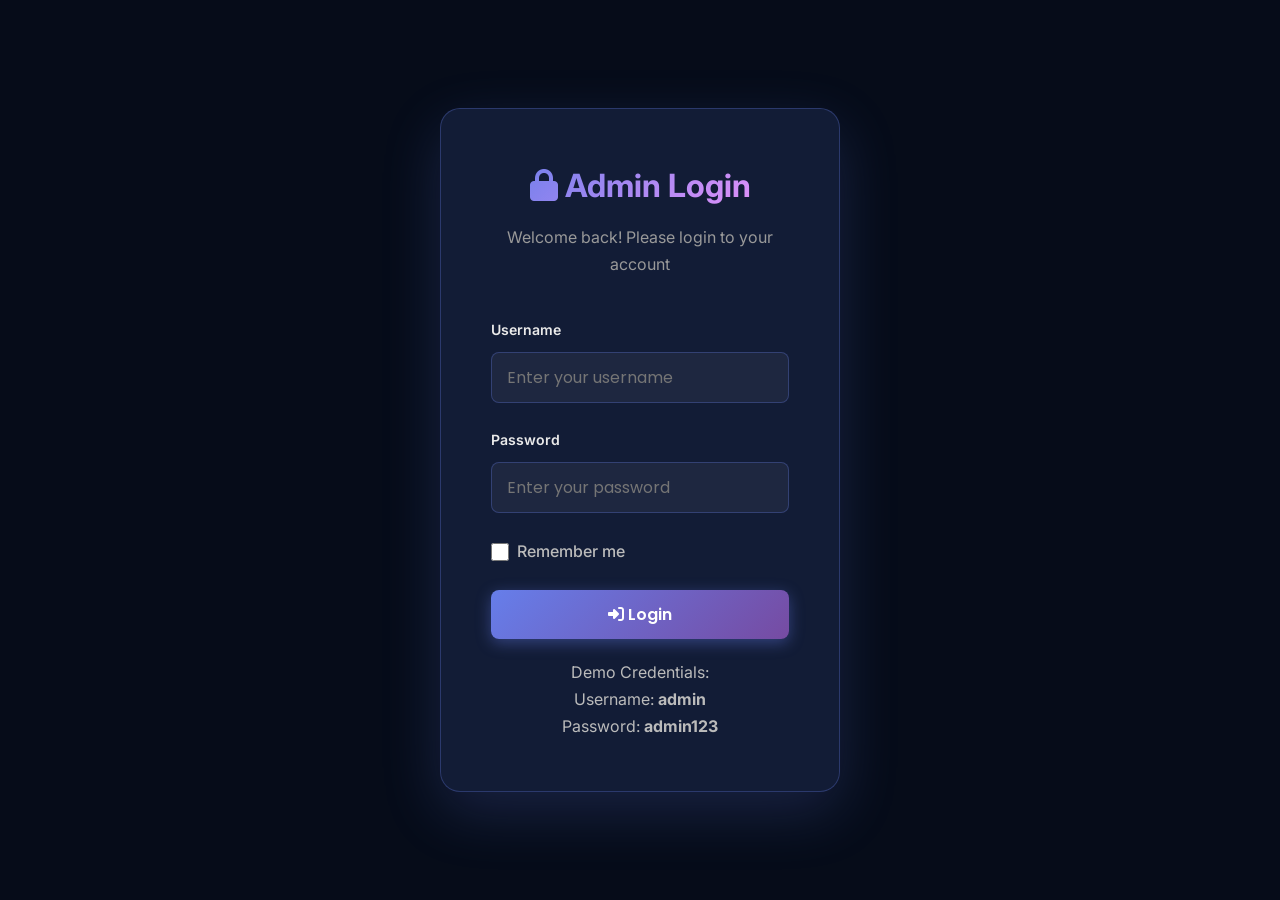
<file: admin/login.html>
<!DOCTYPE html>
<html lang="en">
<head>
    <meta charset="UTF-8">
    <meta name="viewport" content="width=device-width, initial-scale=1.0">
    <title>Admin Panel - Login</title>
    <link rel="stylesheet" href="../css/style.css">
    <link rel="stylesheet" href="https://cdnjs.cloudflare.com/ajax/libs/font-awesome/6.4.0/css/all.min.css"/>
    <style>
        .login-container {
            min-height: 100vh;
            display: flex;
            justify-content: center;
            align-items: center;
            padding: 20px;
        }

        .login-box {
            background: rgba(22, 33, 62, 0.8);
            border: 1px solid rgba(102, 126, 234, 0.3);
            border-radius: 20px;
            padding: 50px;
            width: 100%;
            max-width: 400px;
            box-shadow: 0 20px 60px rgba(102, 126, 234, 0.2);
            animation: slideInUp 0.8s ease-in-out;
        }

        .login-box h1 {
            text-align: center;
            margin-bottom: 10px;
            font-size: 2rem;
            background: linear-gradient(135deg, #667eea 0%, #f093fb 100%);
            -webkit-background-clip: text;
            -webkit-text-fill-color: transparent;
            background-clip: text;
        }

        .login-box p {
            text-align: center;
            color: #999;
            margin-bottom: 40px;
        }

        .form-group {
            margin-bottom: 25px;
        }

        .form-group label {
            display: block;
            margin-bottom: 10px;
            color: #eaeaea;
            font-weight: 600;
        }

        .form-group input {
            width: 100%;
            padding: 12px 15px;
            background: rgba(255, 255, 255, 0.05);
            border: 1px solid rgba(102, 126, 234, 0.3);
            border-radius: 8px;
            color: #eaeaea;
            font-family: 'Poppins', sans-serif;
            transition: all 0.3s ease;
            font-size: 1rem;
        }

        .form-group input:focus {
            outline: none;
            border-color: #667eea;
            background: rgba(102, 126, 234, 0.1);
            box-shadow: 0 0 0 3px rgba(102, 126, 234, 0.1);
        }

        .remember-me {
            display: flex;
            align-items: center;
            gap: 8px;
            margin-bottom: 25px;
        }

        .remember-me input {
            width: 18px;
            height: 18px;
            cursor: pointer;
        }

        .remember-me label {
            margin: 0;
            font-weight: 500;
            cursor: pointer;
            color: #bbb;
        }

        .login-btn {
            width: 100%;
            padding: 12px;
            background: linear-gradient(135deg, #667eea 0%, #764ba2 100%);
            color: white;
            border: none;
            border-radius: 8px;
            font-size: 1rem;
            font-weight: 600;
            cursor: pointer;
            transition: all 0.3s ease;
            font-family: 'Poppins', sans-serif;
            box-shadow: 0 4px 15px rgba(102, 126, 234, 0.4);
        }

        .login-btn:hover {
            transform: translateY(-2px);
            box-shadow: 0 6px 20px rgba(102, 126, 234, 0.6);
        }

        .login-btn:active {
            transform: translateY(0);
        }

        .signup-link {
            text-align: center;
            margin-top: 20px;
            color: #bbb;
        }

        .signup-link a {
            color: #667eea;
            text-decoration: none;
            font-weight: 600;
            transition: all 0.3s ease;
        }

        .signup-link a:hover {
            color: #f093fb;
        }

        .error-message {
            background: rgba(239, 71, 111, 0.2);
            color: #ff6b6b;
            padding: 12px;
            border-radius: 8px;
            margin-bottom: 20px;
            display: none;
            border: 1px solid rgba(239, 71, 111, 0.5);
        }

        .success-message {
            background: rgba(6, 214, 160, 0.2);
            color: #06d6a0;
            padding: 12px;
            border-radius: 8px;
            margin-bottom: 20px;
            display: none;
            border: 1px solid rgba(6, 214, 160, 0.5);
        }

        @keyframes slideInUp {
            from {
                opacity: 0;
                transform: translateY(50px);
            }
            to {
                opacity: 1;
                transform: translateY(0);
            }
        }
    </style>
</head>
<body>
    <div class="login-container">
        <div class="login-box">
            <h1><i class="fas fa-lock"></i> Admin Login</h1>
            <p>Welcome back! Please login to your account</p>

            <div class="error-message" id="errorMessage"></div>
            <div class="success-message" id="successMessage"></div>

            <form id="loginForm">
                <div class="form-group">
                    <label for="username">Username</label>
                    <input type="text" id="username" name="username" placeholder="Enter your username" required>
                </div>

                <div class="form-group">
                    <label for="password">Password</label>
                    <input type="password" id="password" name="password" placeholder="Enter your password" required>
                </div>

                <div class="remember-me">
                    <input type="checkbox" id="rememberMe" name="rememberMe">
                    <label for="rememberMe">Remember me</label>
                </div>

                <button type="submit" class="login-btn">
                    <i class="fas fa-sign-in-alt"></i> Login
                </button>
            </form>

            <div class="signup-link">
                Demo Credentials: <br>
                Username: <strong>admin</strong><br>
                Password: <strong>admin123</strong>
            </div>
        </div>
    </div>

    <script>
        // Admin Panel Login Logic
        const loginForm = document.getElementById('loginForm');
        const errorMessage = document.getElementById('errorMessage');
        const successMessage = document.getElementById('successMessage');

        loginForm.addEventListener('submit', function(e) {
            e.preventDefault();

            const username = document.getElementById('username').value;
            const password = document.getElementById('password').value;
            const rememberMe = document.getElementById('rememberMe').checked;

            // Demo credentials
            const validUsername = 'admin';
            const validPassword = 'admin123';

            errorMessage.style.display = 'none';
            successMessage.style.display = 'none';

            if (username === validUsername && password === validPassword) {
                successMessage.textContent = 'Login successful! Redirecting...';
                successMessage.style.display = 'block';

                // Store session
                localStorage.setItem('adminLoggedIn', 'true');
                localStorage.setItem('adminUsername', username);

                if (rememberMe) {
                    localStorage.setItem('rememberMe', 'true');
                    localStorage.setItem('savedUsername', username);
                }

                setTimeout(() => {
                    window.location.href = 'dashboard.html';
                }, 1500);
            } else {
                errorMessage.textContent = 'Invalid username or password. Please try again.';
                errorMessage.style.display = 'block';
                document.getElementById('password').value = '';
            }
        });

        // Load remembered username
        window.addEventListener('DOMContentLoaded', function() {
            if (localStorage.getItem('rememberMe') === 'true') {
                document.getElementById('username').value = localStorage.getItem('savedUsername') || '';
                document.getElementById('rememberMe').checked = true;
            }

            // Redirect if already logged in
            if (localStorage.getItem('adminLoggedIn') === 'true') {
                window.location.href = 'dashboard.html';
            }
        });
    </script>
</body>
</html>
</file>
<file: css/style.css>
/* ================================================================
   ANIRUDDHA JADHAV — 3D AI-POWERED DATA ANALYST PORTFOLIO
   Design System & Stylesheet
   ================================================================ */

/* ===== FONTS (fallback — main load is in <head>) ===== */
@import url('https://fonts.googleapis.com/css2?family=Inter:wght@400;500;600;700&family=Poppins:wght@500;600;700;800&display=swap');

/* ===== DESIGN TOKENS ===== */
:root {
    /* Brand palette */
    --primary:   #1261D6;
    --secondary: #377DFF;
    --accent:    #19D3FF;
    --accent-warm: #FF8A3D;
    --bg-light:  #F8FAFC;
    --bg-dark:   #060C19;
    --bg-darker: #02050D;
    --white:     #FFFFFF;

    /* Semantic */
    --text:        #E2E8F0;
    --text-muted:  #94A3B8;
    --text-dark:   #0F172A;
    --text-dim:    #64748B;
    --border:      rgba(0, 184, 255, 0.12);
    --border-strong: rgba(0, 184, 255, 0.30);

    /* Glass */
    --glass-bg:    rgba(10, 24, 49, 0.68);
    --glass-border: rgba(0, 184, 255, 0.18);
    --glass-blur:  14px;

    /* Gradients */
    --grad-primary: linear-gradient(135deg, var(--primary) 0%, var(--secondary) 100%);
    --grad-accent:  linear-gradient(135deg, var(--secondary) 0%, var(--accent) 100%);
    --grad-text:    linear-gradient(135deg, var(--accent) 0%, #60A5FA 50%, var(--secondary) 100%);
    --grad-hero-bg: radial-gradient(ellipse at 72% 25%, rgba(55,125,255,0.26) 0%, transparent 48%),
                    radial-gradient(ellipse at 15% 80%, rgba(25,211,255,0.15) 0%, transparent 44%),
                    radial-gradient(ellipse at 90% 90%, rgba(255,138,61,0.08) 0%, transparent 35%);

    /* Motion */
    --transition:       all 0.35s cubic-bezier(0.4, 0, 0.2, 1);
    --transition-fast:  all 0.2s cubic-bezier(0.4, 0, 0.2, 1);
    --transition-slow:  all 0.6s cubic-bezier(0.4, 0, 0.2, 1);

    /* Layout */
    --container: 1200px;
    --nav-h: 70px;
    --radius-sm: 10px;
    --radius:    16px;
    --radius-lg: 24px;

    /* Shadows */
    --shadow-sm:  0 4px 20px rgba(7, 17, 31, 0.3);
    --shadow:     0 12px 40px rgba(7, 17, 31, 0.4);
    --shadow-glow: 0 0 40px rgba(0, 184, 255, 0.15);
    --shadow-card: 0 20px 50px rgba(7, 17, 31, 0.45);
}

/* ===== RESET ===== */
*, *::before, *::after {
    margin: 0;
    padding: 0;
    box-sizing: border-box;
}

html {
    scroll-behavior: smooth;
    scroll-padding-top: var(--nav-h);
    -webkit-text-size-adjust: 100%;
}

body {
    font-family: 'Inter', 'Poppins', system-ui, -apple-system, sans-serif;
    background: var(--bg-dark);
    color: var(--text);
    line-height: 1.7;
    overflow-x: hidden;
    min-height: 100vh;
    -webkit-font-smoothing: antialiased;
    -moz-osx-font-smoothing: grayscale;
}

/* ===== SCROLLBAR ===== */
::-webkit-scrollbar { width: 10px; }
::-webkit-scrollbar-track { background: var(--bg-darker); }
::-webkit-scrollbar-thumb {
    background: linear-gradient(var(--primary), var(--secondary));
    border-radius: 6px;
    border: 2px solid var(--bg-darker);
}
::-webkit-scrollbar-thumb:hover { background: var(--accent); }

/* ===== SELECTION ===== */
::selection { background: var(--accent); color: var(--bg-dark); }

/* ===== CONTAINER ===== */
.container {
    max-width: var(--container);
    margin: 0 auto;
    padding: 0 24px;
}

/* ===== TYPOGRAPHY HELPERS ===== */
.gradient-text {
    background: var(--grad-text);
    -webkit-background-clip: text;
    background-clip: text;
    -webkit-text-fill-color: transparent;
    color: transparent;
}

.eyebrow {
    display: inline-block;
    font-family: 'Inter', sans-serif;
    font-size: 0.8rem;
    font-weight: 600;
    letter-spacing: 2.5px;
    text-transform: uppercase;
    color: var(--accent);
    margin-bottom: 12px;
    padding: 6px 16px;
    background: rgba(0, 184, 255, 0.08);
    border: 1px solid var(--border);
    border-radius: 50px;
}

/* ===== BACKGROUND LAYERS ===== */
.three-bg {
    position: fixed;
    top: 0; left: 0;
    width: 100%;
    height: 100%;
    z-index: 1;
    pointer-events: none;
}

.bg-gradient-fallback {
    position: fixed;
    top: 0; left: 0;
    width: 100%;
    height: 100%;
    z-index: -1;
    background: var(--bg-dark);
    background-image:
        radial-gradient(circle at 20% 30%, rgba(11, 77, 186, 0.15) 0%, transparent 40%),
        radial-gradient(circle at 80% 70%, rgba(0, 184, 255, 0.10) 0%, transparent 40%),
        linear-gradient(180deg, var(--bg-dark) 0%, var(--bg-darker) 100%);
}

/* ===== SCROLL PROGRESS ===== */
.scroll-progress {
    position: fixed;
    top: 0; left: 0;
    height: 3px;
    width: 0%;
    background: var(--grad-accent);
    z-index: 2000;
    box-shadow: 0 0 10px rgba(0, 184, 255, 0.5);
    transition: width 0.1s linear;
}

/* ===== CUSTOM CURSOR (desktop) ===== */
.cursor-dot, .cursor-ring {
    position: fixed;
    top: 0; left: 0;
    border-radius: 50%;
    pointer-events: none;
    z-index: 9999;
    transform: translate(-50%, -50%);
    mix-blend-mode: difference;
}
.cursor-dot {
    width: 7px; height: 7px;
    background: var(--accent);
    transition: transform 0.1s ease;
}
.cursor-ring {
    width: 34px; height: 34px;
    border: 1.5px solid rgba(0, 184, 255, 0.5);
    transition: transform 0.18s ease, width 0.2s, height 0.2s, border-color 0.2s;
}
.cursor-ring.grow {
    width: 52px; height: 52px;
    border-color: var(--accent);
    background: rgba(0, 184, 255, 0.06);
}

/* ===== BUTTONS ===== */
.btn {
    display: inline-flex;
    align-items: center;
    justify-content: center;
    gap: 8px;
    padding: 13px 28px;
    border: none;
    border-radius: 50px;
    font-family: 'Inter', sans-serif;
    font-size: 0.95rem;
    font-weight: 600;
    cursor: pointer;
    text-decoration: none;
    transition: var(--transition);
    position: relative;
    overflow: hidden;
    white-space: nowrap;
}
.btn-sm { padding: 9px 18px; font-size: 0.85rem; }
.btn-block { width: 100%; }

.btn-primary {
    background: var(--grad-accent);
    color: var(--white);
    box-shadow: 0 4px 20px rgba(0, 184, 255, 0.3);
}
.btn-primary:hover {
    transform: translateY(-3px);
    box-shadow: 0 8px 30px rgba(0, 184, 255, 0.5);
}

.btn-secondary {
    background: rgba(0, 184, 255, 0.08);
    color: var(--accent);
    border: 1.5px solid var(--border-strong);
    backdrop-filter: blur(6px);
}
.btn-secondary:hover {
    background: rgba(0, 184, 255, 0.15);
    border-color: var(--accent);
    transform: translateY(-3px);
    box-shadow: 0 8px 24px rgba(0, 184, 255, 0.2);
}

.btn-ghost {
    background: transparent;
    color: var(--text);
    border: 1.5px solid rgba(255, 255, 255, 0.15);
}
.btn-ghost:hover {
    background: rgba(255, 255, 255, 0.06);
    border-color: rgba(255, 255, 255, 0.3);
    transform: translateY(-3px);
}

/* ===== NAVBAR ===== */
#navbar {
    position: fixed;
    top: 0; left: 0;
    width: 100%;
    z-index: 1000;
    height: var(--nav-h);
    display: flex;
    align-items: center;
    background: transparent;
    transition: var(--transition);
}
#navbar.scrolled {
    background: rgba(7, 17, 31, 0.85);
    backdrop-filter: blur(var(--glass-blur));
    -webkit-backdrop-filter: blur(var(--glass-blur));
    border-bottom: 1px solid var(--glass-border);
    box-shadow: var(--shadow-sm);
}

.nav-container {
    display: flex;
    align-items: center;
    justify-content: space-between;
    width: 100%;
}

.logo {
    display: flex;
    align-items: center;
    gap: 10px;
    text-decoration: none;
    font-family: 'Poppins', sans-serif;
    font-weight: 700;
    font-size: 1.25rem;
    color: var(--white);
    transition: var(--transition);
}
.logo:hover { transform: scale(1.03); }
.logo-mark {
    display: inline-flex;
    align-items: center;
    justify-content: center;
    width: 38px; height: 38px;
    background: var(--grad-accent);
    color: var(--bg-dark);
    border-radius: 10px;
    font-size: 0.95rem;
    font-weight: 800;
    box-shadow: 0 4px 14px rgba(0, 184, 255, 0.35);
}
.logo-text { letter-spacing: -0.5px; }
.logo-dot { color: var(--accent); }

.nav-links {
    display: flex;
    list-style: none;
    gap: 6px;
    align-items: center;
}
.nav-links a {
    position: relative;
    color: var(--text-muted);
    text-decoration: none;
    font-weight: 500;
    font-size: 0.93rem;
    padding: 8px 16px;
    border-radius: 8px;
    transition: var(--transition);
}
.nav-links a::after {
    content: '';
    position: absolute;
    bottom: 2px;
    left: 50%;
    width: 0;
    height: 2px;
    background: var(--accent);
    border-radius: 2px;
    transition: var(--transition);
    transform: translateX(-50%);
}
.nav-links a:hover,
.nav-links a.active {
    color: var(--white);
}
.nav-links a:hover::after,
.nav-links a.active::after {
    width: 60%;
}

.nav-toggle {
    display: none;
    flex-direction: column;
    gap: 5px;
    background: none;
    border: none;
    cursor: pointer;
    padding: 6px;
    z-index: 1001;
}
.nav-toggle span {
    width: 26px;
    height: 2.5px;
    background: var(--text);
    border-radius: 3px;
    transition: var(--transition);
}
.nav-toggle.active span:nth-child(1) { transform: translateY(7.5px) rotate(45deg); }
.nav-toggle.active span:nth-child(2) { opacity: 0; }
.nav-toggle.active span:nth-child(3) { transform: translateY(-7.5px) rotate(-45deg); }

/* ===== SECTION SHARED ===== */
section {
    position: relative;
    z-index: 1;
    padding: 100px 0;
    scroll-margin-top: var(--nav-h);
}

.section-title {
    text-align: center;
    margin-bottom: 64px;
}
.section-title h2 {
    font-family: 'Poppins', sans-serif;
    font-size: clamp(1.9rem, 4vw, 2.6rem);
    font-weight: 700;
    margin-bottom: 12px;
}
.section-title p {
    color: var(--text-muted);
    font-size: 1.05rem;
}

/* ===== HERO SECTION ===== */
.hero {
    min-height: 100vh;
    display: flex;
    align-items: center;
    padding: calc(var(--nav-h) + 40px) 24px 60px;
    position: relative;
    overflow: hidden;
}
.hero::before {
    content: '';
    position: absolute;
    left: -10%;
    right: -10%;
    bottom: -27%;
    height: 58%;
    opacity: .2;
    transform: perspective(420px) rotateX(62deg);
    transform-origin: bottom;
    background-image: linear-gradient(rgba(25,211,255,.22) 1px, transparent 1px), linear-gradient(90deg, rgba(25,211,255,.22) 1px, transparent 1px);
    background-size: 58px 58px;
    mask-image: linear-gradient(to top, black, transparent 88%);
    pointer-events: none;
    z-index: 1;
    animation: grid-drift 14s linear infinite;
}
@keyframes grid-drift { to { background-position: 0 58px, 58px 0; } }
.hero-network-video {
    position: absolute;
    inset: 0;
    width: 100%;
    height: 100%;
    object-fit: cover;
    opacity: .3;
    mix-blend-mode: screen;
    filter: saturate(1.25) contrast(1.1) brightness(.82);
    pointer-events: none;
    z-index: 0;
}
.hero-bg-video {
    position: absolute;
    inset: 0;
    width: 100%;
    height: 100%;
    object-fit: cover;
    opacity: 0.12;
    filter: saturate(0.7) contrast(1.05);
    pointer-events: none;
    z-index: 0;
}
.hero-overlay {
    position: absolute;
    inset: 0;
    background: linear-gradient(90deg, rgba(2, 5, 13, .97) 0%, rgba(2, 5, 13, .78) 44%, rgba(2, 5, 13, .5) 100%), var(--grad-hero-bg);
    pointer-events: none;
    z-index: 0;
}
.hero-content {
    display: grid;
    grid-template-columns: 1.1fr 0.9fr;
    gap: 60px;
    align-items: center;
    max-width: var(--container);
    width: 100%;
    position: relative;
    z-index: 2;
    perspective: 1100px;
}

/* Hero text */
.hero-badge {
    display: inline-flex;
    align-items: center;
    gap: 8px;
    font-family: 'Inter', sans-serif;
    font-size: 0.78rem;
    font-weight: 600;
    letter-spacing: 1.5px;
    color: var(--accent);
    padding: 8px 18px;
    background: rgba(0, 184, 255, 0.08);
    border: 1px solid var(--border-strong);
    border-radius: 50px;
    margin-bottom: 24px;
}
.hero-badge i { font-size: 0.85rem; }

.hero-heading {
    font-family: 'Poppins', sans-serif;
    font-size: clamp(2.2rem, 5.5vw, 3.6rem);
    font-weight: 800;
    line-height: 1.1;
    margin-bottom: 14px;
    letter-spacing: -1px;
}

.hero-roles {
    font-family: 'Poppins', sans-serif;
    font-size: clamp(1.1rem, 2.8vw, 1.6rem);
    font-weight: 600;
    color: var(--accent);
    min-height: 2.2rem;
    margin-bottom: 20px;
}
.cursor-blink {
    animation: blink 1s step-end infinite;
    color: var(--accent);
}
@keyframes blink { 50% { opacity: 0; } }

.hero-intro {
    font-size: 1.08rem;
    color: var(--text-muted);
    max-width: 560px;
    margin-bottom: 32px;
    line-height: 1.8;
}

.hero-buttons {
    display: flex;
    flex-wrap: wrap;
    gap: 14px;
    margin-bottom: 32px;
}

.hero-social {
    display: flex;
    gap: 14px;
}

/* ===== HERO MEDIA (avatar video + floating cards) ===== */
.hero-media {
    display: flex;
    justify-content: center;
    align-items: center;
    position: relative;
}

.avatar-wrap {
    position: relative;
    width: min(420px, 100%);
    aspect-ratio: 4 / 3.6;
    display: flex;
    align-items: center;
    justify-content: center;
    transform-style: preserve-3d;
    animation: avatar-float 8s ease-in-out infinite;
}
@keyframes avatar-float { 0%, 100% { transform: translateY(0) rotateY(-2deg); } 50% { transform: translateY(-9px) rotateY(2deg); } }

.avatar-glow {
    position: absolute;
    inset: -8%;
    background: radial-gradient(circle, rgba(0, 184, 255, 0.22) 0%, transparent 65%);
    filter: blur(30px);
    z-index: 0;
    animation: pulse 5s ease-in-out infinite;
}
@keyframes pulse {
    0%, 100% { opacity: 0.6; transform: scale(1); }
    50%      { opacity: 1;  transform: scale(1.05); }
}

.avatar-video,
.avatar-fallback {
    position: relative;
    z-index: 2;
    width: 100%;
    height: 100%;
    object-fit: cover;
    border-radius: var(--radius-lg);
    border: 2px solid var(--glass-border);
    box-shadow: var(--shadow-card), 0 0 60px rgba(0, 184, 255, 0.15);
    background: var(--bg-darker);
}
.avatar-fallback { display: none; }
.avatar-video.failed { display: none; }
.avatar-video.failed + .avatar-fallback { display: block; }

.avatar-voice-btn {
    position: absolute;
    bottom: 16px;
    right: 16px;
    z-index: 5;
    width: 44px; height: 44px;
    border-radius: 50%;
    border: 1px solid var(--border-strong);
    background: rgba(7, 17, 31, 0.7);
    backdrop-filter: blur(8px);
    color: var(--accent);
    cursor: pointer;
    display: flex;
    align-items: center;
    justify-content: center;
    font-size: 1rem;
    transition: var(--transition);
}
.avatar-voice-btn:hover {
    background: var(--accent);
    color: var(--bg-dark);
    transform: scale(1.1);
}
.avatar-voice-btn.active {
    background: var(--accent);
    color: var(--bg-dark);
}
.avatar-voice-btn.no-audio,
.avatar-voice-btn:disabled {
    opacity: 0.55;
    cursor: not-allowed;
}
.avatar-voice-btn:disabled:hover {
    background: rgba(7, 17, 31, 0.7);
    color: var(--accent);
    transform: none;
}

/* Floating tech cards */
.float-card {
    position: absolute;
    z-index: 4;
    display: flex;
    align-items: center;
    gap: 7px;
    padding: 9px 14px;
    background: var(--glass-bg);
    backdrop-filter: blur(var(--glass-blur));
    -webkit-backdrop-filter: blur(var(--glass-blur));
    border: 1px solid var(--glass-border);
    border-radius: 12px;
    font-size: 0.8rem;
    font-weight: 600;
    color: var(--text);
    box-shadow: var(--shadow-sm);
    animation: floatY 4s ease-in-out infinite;
}
.float-card i { color: var(--accent); font-size: 0.95rem; }
.fc-1 { top: 6%;  left: -10%; animation-delay: 0s;   }
.fc-2 { top: 28%; right: -12%; animation-delay: 1s;  }
.fc-3 { bottom: 28%; left: -12%; animation-delay: 2s; }
.fc-4 { bottom: 6%; right: -8%;  animation-delay: 1.5s; }

@keyframes floatY {
    0%, 100% { transform: translateY(0); }
    50%      { transform: translateY(-14px); }
}

/* Scroll-down indicator */
.scroll-down {
    position: absolute;
    bottom: 28px;
    left: 50%;
    transform: translateX(-50%);
    width: 26px;
    height: 42px;
    border: 2px solid var(--border-strong);
    border-radius: 14px;
    z-index: 3;
    transition: var(--transition);
}
.scroll-down span {
    position: absolute;
    top: 8px; left: 50%;
    transform: translateX(-50%);
    width: 4px; height: 8px;
    background: var(--accent);
    border-radius: 2px;
    animation: scrollWheel 1.8s ease-in-out infinite;
}
@keyframes scrollWheel {
    0%   { opacity: 1; transform: translate(-50%, 0); }
    100% { opacity: 0; transform: translate(-50%, 14px); }
}
.scroll-down:hover { border-color: var(--accent); }

/* ===== ABOUT SECTION ===== */
.about { background: rgba(7, 17, 31, 0.4); }

.about-grid {
    display: grid;
    grid-template-columns: 0.8fr 1.2fr;
    gap: 60px;
    align-items: center;
}

.about-img-wrap {
    position: relative;
    border-radius: var(--radius-lg);
    overflow: hidden;
}
.about-img-wrap img {
    width: 100%;
    max-width: 380px;
    border-radius: var(--radius-lg);
    box-shadow: var(--shadow-card);
    object-fit: cover;
}
.about-img-ring {
    position: absolute;
    inset: -3px;
    border-radius: var(--radius-lg);
    background: var(--grad-accent);
    z-index: -1;
    opacity: 0.5;
    filter: blur(12px);
}

.about-text h3 {
    font-family: 'Poppins', sans-serif;
    font-size: 1.4rem;
    margin-bottom: 18px;
    color: var(--white);
    display: flex;
    align-items: center;
    gap: 12px;
}
.about-text h3 i { color: var(--accent); }
.about-text p {
    color: var(--text-muted);
    margin-bottom: 16px;
    line-height: 1.85;
}

.about-cards {
    display: grid;
    grid-template-columns: repeat(3, 1fr);
    gap: 12px;
    margin-top: 28px;
}
.about-card {
    display: flex;
    flex-direction: column;
    align-items: center;
    gap: 8px;
    padding: 18px 12px;
    background: var(--glass-bg);
    backdrop-filter: blur(var(--glass-blur));
    -webkit-backdrop-filter: blur(var(--glass-blur));
    border: 1px solid var(--glass-border);
    border-radius: var(--radius-sm);
    text-align: center;
    font-size: 0.85rem;
    font-weight: 600;
    transition: var(--transition);
}
.about-card i {
    font-size: 1.5rem;
    color: var(--accent);
}
.about-card:hover {
    transform: translateY(-5px);
    border-color: var(--accent);
    box-shadow: 0 10px 30px rgba(0, 184, 255, 0.15);
}

/* ===== SKILLS SECTION ===== */
.skills-grid {
    display: grid;
    grid-template-columns: repeat(3, 1fr);
    gap: 24px;
}

.skill-group {
    background: var(--glass-bg);
    backdrop-filter: blur(var(--glass-blur));
    -webkit-backdrop-filter: blur(var(--glass-blur));
    border: 1px solid var(--glass-border);
    border-radius: var(--radius);
    padding: 28px 24px;
    transition: var(--transition);
}
.skill-group:hover {
    transform: translateY(-6px);
    border-color: var(--border-strong);
    box-shadow: var(--shadow);
}

.skill-group-head {
    display: flex;
    align-items: center;
    gap: 14px;
    margin-bottom: 18px;
}
.skill-group-head i {
    font-size: 1.5rem;
    color: var(--accent);
    width: 42px; height: 42px;
    display: flex;
    align-items: center;
    justify-content: center;
    background: rgba(0, 184, 255, 0.1);
    border-radius: 10px;
}
.skill-group-head h3 {
    font-family: 'Poppins', sans-serif;
    font-size: 1.1rem;
    color: var(--white);
}

.skill-chips {
    display: flex;
    flex-wrap: wrap;
    gap: 8px;
}
.chip {
    padding: 7px 14px;
    background: rgba(0, 184, 255, 0.06);
    border: 1px solid var(--border);
    border-radius: 50px;
    font-size: 0.82rem;
    font-weight: 500;
    color: var(--text);
    transition: var(--transition);
}
.chip:hover {
    background: rgba(0, 184, 255, 0.15);
    border-color: var(--accent);
    color: var(--accent);
    transform: translateY(-2px);
}

/* ===== PROJECTS SECTION ===== */
.projects { background: rgba(7, 17, 31, 0.3); }

.projects-grid {
    display: grid;
    grid-template-columns: repeat(auto-fill, minmax(340px, 1fr));
    gap: 28px;
}

.project-card {
    background: var(--glass-bg);
    backdrop-filter: blur(var(--glass-blur));
    -webkit-backdrop-filter: blur(var(--glass-blur));
    border: 1px solid var(--glass-border);
    border-radius: var(--radius);
    overflow: hidden;
    transition: var(--transition);
    display: flex;
    flex-direction: column;
}
.project-card:hover {
    transform: translateY(-10px);
    border-color: var(--border-strong);
    box-shadow: var(--shadow-card), 0 0 30px rgba(0, 184, 255, 0.1);
}

.project-image {
    width: 100%;
    height: 200px;
    background: var(--grad-primary);
    display: flex;
    align-items: center;
    justify-content: center;
    color: var(--white);
    font-size: 3rem;
    position: relative;
    overflow: hidden;
}
.project-image i {
    transition: var(--transition-slow);
    z-index: 2;
    text-shadow: 0 4px 20px rgba(0,0,0,0.4);
}
.project-card:hover .project-image i {
    transform: scale(1.15);
}
.project-image-overlay {
    position: absolute;
    inset: 0;
    background: linear-gradient(135deg, rgba(11,77,186,0.3) 0%, rgba(0,184,255,0.2) 100%);
}

.project-content {
    padding: 24px;
    display: flex;
    flex-direction: column;
    flex: 1;
}
.project-cat {
    font-size: 0.75rem;
    font-weight: 600;
    letter-spacing: 1px;
    text-transform: uppercase;
    color: var(--accent);
    margin-bottom: 8px;
}
.project-content h3 {
    font-family: 'Poppins', sans-serif;
    font-size: 1.25rem;
    margin-bottom: 10px;
    color: var(--white);
}
.project-content p {
    color: var(--text-muted);
    font-size: 0.92rem;
    margin-bottom: 18px;
    flex: 1;
}

.project-tags {
    display: flex;
    flex-wrap: wrap;
    gap: 8px;
    margin-bottom: 18px;
}
.tag {
    padding: 5px 12px;
    background: rgba(0, 184, 255, 0.08);
    color: var(--accent);
    border: 1px solid var(--border);
    border-radius: 50px;
    font-size: 0.78rem;
    font-weight: 500;
}

.project-links {
    display: flex;
    gap: 18px;
}
.plink {
    display: flex;
    align-items: center;
    gap: 6px;
    color: var(--text);
    text-decoration: none;
    font-weight: 600;
    font-size: 0.88rem;
    transition: var(--transition);
}
.plink:hover {
    color: var(--accent);
    transform: translateX(4px);
}
.plink i { color: var(--accent); }

.projects-cta {
    text-align: center;
    margin-top: 48px;
}

/* ===== EXPERIENCE TIMELINE ===== */
.timeline {
    position: relative;
    max-width: 760px;
    margin: 0 auto;
    padding-left: 40px;
}
.timeline::before {
    content: '';
    position: absolute;
    left: 14px;
    top: 8px;
    bottom: 8px;
    width: 2px;
    background: linear-gradient(var(--accent), var(--primary));
    opacity: 0.4;
}

.timeline-item {
    position: relative;
    margin-bottom: 40px;
}
.timeline-node {
    position: absolute;
    left: -40px;
    top: 0;
    width: 30px; height: 30px;
    border-radius: 50%;
    background: var(--bg-dark);
    border: 2px solid var(--accent);
    display: flex;
    align-items: center;
    justify-content: center;
    font-size: 0.75rem;
    color: var(--accent);
    box-shadow: 0 0 12px rgba(0, 184, 255, 0.3);
    z-index: 2;
}

.timeline-card {
    background: var(--glass-bg);
    backdrop-filter: blur(var(--glass-blur));
    -webkit-backdrop-filter: blur(var(--glass-blur));
    border: 1px solid var(--glass-border);
    border-radius: var(--radius);
    padding: 24px 26px;
    transition: var(--transition);
}
.timeline-card:hover {
    border-color: var(--border-strong);
    transform: translateX(8px);
    box-shadow: var(--shadow);
}
.timeline-date {
    display: inline-block;
    font-size: 0.8rem;
    font-weight: 600;
    color: var(--accent);
    margin-bottom: 8px;
    padding: 4px 12px;
    background: rgba(0, 184, 255, 0.08);
    border-radius: 50px;
}
.timeline-card h3 {
    font-family: 'Poppins', sans-serif;
    font-size: 1.2rem;
    color: var(--white);
    margin-bottom: 6px;
}
.timeline-company {
    color: var(--text-muted);
    font-size: 0.9rem;
    margin-bottom: 12px;
}
.timeline-company i { color: var(--accent); margin-right: 6px; }
.timeline-card ul {
    list-style: none;
    padding: 0;
}
.timeline-card li {
    color: var(--text-muted);
    font-size: 0.92rem;
    padding: 4px 0 4px 20px;
    position: relative;
}
.timeline-card li::before {
    content: '▹';
    position: absolute;
    left: 0;
    color: var(--accent);
}

/* ===== EDUCATION & CERTIFICATIONS ===== */
.education { background: rgba(7, 17, 31, 0.4); }

.edu-grid {
    display: grid;
    grid-template-columns: 1fr;
    gap: 24px;
    max-width: 760px;
    margin: 0 auto 48px;
}

.edu-card {
    background: var(--glass-bg);
    backdrop-filter: blur(var(--glass-blur));
    -webkit-backdrop-filter: blur(var(--glass-blur));
    border: 1px solid var(--glass-border);
    border-radius: var(--radius);
    padding: 30px;
    position: relative;
    transition: var(--transition);
}
.edu-card:hover {
    border-color: var(--border-strong);
    box-shadow: var(--shadow);
}
.edu-icon {
    width: 50px; height: 50px;
    background: var(--grad-accent);
    border-radius: 12px;
    display: flex;
    align-items: center;
    justify-content: center;
    font-size: 1.4rem;
    color: var(--bg-dark);
    margin-bottom: 16px;
}
.edu-card h3 {
    font-family: 'Poppins', sans-serif;
    font-size: 1.2rem;
    color: var(--white);
    margin-bottom: 6px;
}
.edu-school { color: var(--accent); font-weight: 600; margin-bottom: 8px; }
.edu-meta { color: var(--text-muted); font-size: 0.88rem; margin-bottom: 10px; }
.edu-meta i { color: var(--accent); margin-right: 4px; }
.edu-detail { color: var(--text-muted); font-size: 0.9rem; margin-bottom: 6px; }

.cert-heading {
    font-family: 'Poppins', sans-serif;
    font-size: 1.3rem;
    color: var(--white);
    margin-bottom: 24px;
    display: flex;
    align-items: center;
    gap: 12px;
    text-align: center;
    justify-content: center;
}
.cert-heading i { color: var(--accent); }

.cert-grid {
    display: grid;
    grid-template-columns: repeat(4, 1fr);
    gap: 20px;
}

.cert-card {
    background: var(--glass-bg);
    backdrop-filter: blur(var(--glass-blur));
    -webkit-backdrop-filter: blur(var(--glass-blur));
    border: 1px solid var(--glass-border);
    border-radius: var(--radius);
    padding: 24px 20px;
    text-align: center;
    transition: var(--transition);
}
.cert-card:hover {
    transform: translateY(-6px);
    border-color: var(--border-strong);
    box-shadow: var(--shadow);
}
.cert-badge {
    width: 52px; height: 52px;
    margin: 0 auto 14px;
    background: rgba(0, 184, 255, 0.1);
    border: 1px solid var(--border-strong);
    border-radius: 14px;
    display: flex;
    align-items: center;
    justify-content: center;
    font-size: 1.4rem;
    color: var(--accent);
}
.cert-card h4 {
    font-family: 'Poppins', sans-serif;
    font-size: 0.98rem;
    color: var(--white);
    margin-bottom: 6px;
    line-height: 1.4;
}
.cert-card p { color: var(--text-muted); font-size: 0.85rem; }

.resume-cta { text-align: center; margin-top: 40px; }

/* ===== CONTACT SECTION ===== */
.contact-grid {
    display: grid;
    grid-template-columns: 1fr 1fr;
    gap: 48px;
    max-width: 1000px;
    margin: 0 auto;
}

.contact-item {
    display: flex;
    gap: 16px;
    margin-bottom: 24px;
    align-items: flex-start;
}
.contact-icon {
    width: 46px; height: 46px;
    background: var(--grad-accent);
    border-radius: 12px;
    display: flex;
    align-items: center;
    justify-content: center;
    font-size: 1.1rem;
    color: var(--bg-dark);
    flex-shrink: 0;
}
.contact-item h4 {
    color: var(--white);
    font-size: 1rem;
    margin-bottom: 4px;
}
.contact-item p { color: var(--text-muted); font-size: 0.92rem; }
.link-plain { color: var(--text-muted); text-decoration: none; transition: var(--transition); }
.link-plain:hover { color: var(--accent); }

.contact-btns { display: flex; gap: 10px; margin-top: 10px; }

.contact-actions {
    display: flex;
    flex-wrap: wrap;
    gap: 10px;
    margin-top: 12px;
}

.contact-form {
    background: var(--glass-bg);
    backdrop-filter: blur(var(--glass-blur));
    -webkit-backdrop-filter: blur(var(--glass-blur));
    border: 1px solid var(--glass-border);
    border-radius: var(--radius);
    padding: 32px;
}
.contact-form h3 {
    font-family: 'Poppins', sans-serif;
    color: var(--white);
    margin-bottom: 22px;
    font-size: 1.25rem;
}

.form-group { margin-bottom: 18px; }
.form-group label {
    display: block;
    margin-bottom: 7px;
    color: var(--text);
    font-weight: 600;
    font-size: 0.88rem;
}
.form-group input,
.form-group textarea {
    width: 100%;
    padding: 12px 16px;
    background: rgba(7, 17, 31, 0.5);
    border: 1px solid var(--glass-border);
    border-radius: var(--radius-sm);
    color: var(--text);
    font-family: 'Inter', sans-serif;
    font-size: 0.95rem;
    transition: var(--transition);
}
.form-group input:focus,
.form-group textarea:focus {
    outline: none;
    border-color: var(--accent);
    background: rgba(0, 184, 255, 0.05);
    box-shadow: 0 0 0 3px rgba(0, 184, 255, 0.1);
}
.form-group textarea {
    resize: vertical;
    min-height: 120px;
}

/* ===== FOOTER ===== */
footer {
    background: var(--bg-darker);
    border-top: 1px solid var(--glass-border);
    padding: 48px 0 32px;
    text-align: center;
    position: relative;
    z-index: 1;
}
.footer-inner { display: flex; flex-direction: column; align-items: center; gap: 14px; }
.footer-brand {
    font-family: 'Poppins', sans-serif;
    font-weight: 700;
    font-size: 1.1rem;
    color: var(--white);
    display: flex;
    align-items: center;
    gap: 10px;
}
.footer-social { display: flex; gap: 16px; margin: 4px 0; }
.footer-social a {
    width: 40px; height: 40px;
    border-radius: 50%;
    background: rgba(0, 184, 255, 0.08);
    border: 1px solid var(--glass-border);
    display: flex;
    align-items: center;
    justify-content: center;
    color: var(--text-muted);
    text-decoration: none;
    transition: var(--transition);
    font-size: 1rem;
}
.footer-social a:hover {
    background: var(--accent);
    color: var(--bg-dark);
    border-color: var(--accent);
    transform: translateY(-4px);
}
footer p { color: var(--text-muted); font-size: 0.9rem; }
.footer-copy { color: var(--text-dim); }
.footer-links a {
    color: var(--accent);
    text-decoration: none;
    transition: var(--transition);
}
.footer-links a:hover { color: var(--white); }

/* ===== SCROLL REVEAL ===== */
[data-reveal] {
    opacity: 0;
    transform: translateY(30px);
    transition: opacity 0.7s cubic-bezier(0.4,0,0.2,1), transform 0.7s cubic-bezier(0.4,0,0.2,1);
}
[data-reveal].revealed {
    opacity: 1;
    transform: translateY(0);
}

/* ===== SOCIAL LINKS (shared) ===== */
.social-link {
    width: 44px; height: 44px;
    background: rgba(0, 184, 255, 0.08);
    border: 1px solid var(--border);
    border-radius: 50%;
    display: flex;
    align-items: center;
    justify-content: center;
    color: var(--text);
    text-decoration: none;
    font-size: 1.05rem;
    transition: var(--transition);
}
.social-link:hover {
    background: var(--accent);
    color: var(--bg-dark);
    border-color: var(--accent);
    transform: translateY(-4px);
}

/* ================================================================
   RESPONSIVE BREAKPOINTS
   ================================================================ */

/* Large desktop */
@media (max-width: 1440px) {
    .hero-content { gap: 48px; }
}

/* Laptop / small desktop */
@media (max-width: 1280px) {
    :root { --container: 1080px; }
    .hero-content { gap: 40px; }
}

/* Tablet landscape */
@media (max-width: 1024px) {
    :root { --container: 920px; }
    .hero-content { grid-template-columns: 1fr; gap: 48px; text-align: center; }
    .hero-text { display: flex; flex-direction: column; align-items: center; }
    .hero-intro { margin-left: auto; margin-right: auto; }
    .hero-buttons { justify-content: center; }
    .hero-social { justify-content: center; }
    .hero-media { order: -1; }
    .avatar-wrap { width: min(360px, 80%); }
    .about-grid { grid-template-columns: 1fr; gap: 40px; }
    .about-img-wrap { text-align: center; }
    .about-img-wrap img { margin: 0 auto; }
    .about-img-ring { left: 50%; transform: translateX(-50%); max-width: 380px; right: auto; }
    .skills-grid { grid-template-columns: repeat(2, 1fr); }
    .cert-grid { grid-template-columns: repeat(2, 1fr); }
}

/* Tablet portrait */
@media (max-width: 768px) {
    section { padding: 70px 0; }
    .container { padding: 0 20px; }

    .nav-links {
        position: fixed;
        top: 0; right: -100%;
        width: 75%;
        max-width: 320px;
        height: 100vh;
        flex-direction: column;
        align-items: flex-start;
        background: rgba(7, 17, 31, 0.97);
        backdrop-filter: blur(20px);
        -webkit-backdrop-filter: blur(20px);
        padding: 90px 28px 40px;
        gap: 6px;
        transition: right 0.4s cubic-bezier(0.4,0,0.2,1);
        border-left: 1px solid var(--glass-border);
    }
    .nav-links.active { right: 0; }
    .nav-links li { width: 100%; }
    .nav-links a {
        display: block;
        width: 100%;
        padding: 14px 16px;
        font-size: 1rem;
    }
    .nav-links a::after { display: none; }
    .nav-toggle { display: flex; }

    .hero { min-height: auto; padding-top: calc(var(--nav-h) + 30px); padding-bottom: 60px; }
    .hero-buttons { flex-direction: column; width: 100%; }
    .hero-buttons .btn { width: 100%; }

    .skills-grid { grid-template-columns: 1fr; }
    .about-cards { grid-template-columns: repeat(2, 1fr); }
    .cert-grid { grid-template-columns: repeat(2, 1fr); }
    .contact-grid { grid-template-columns: 1fr; gap: 36px; }
    .projects-grid { grid-template-columns: 1fr; }

    .float-card { display: none; }

    .cursor-dot, .cursor-ring { display: none; }
}

/* Mobile */
@media (max-width: 480px) {
    section { padding: 56px 0; }
    .container { padding: 0 16px; }
    .section-title { margin-bottom: 40px; }

    .hero { padding-top: calc(var(--nav-h) + 20px); }
    .hero-badge { font-size: 0.68rem; letter-spacing: 1px; padding: 6px 14px; }
    .hero-heading { font-size: 1.85rem; }
    .hero-roles { font-size: 1rem; }
    .hero-intro { font-size: 0.98rem; }

    .avatar-wrap { width: 85%; }
    .avatar-voice-btn { width: 38px; height: 38px; bottom: 10px; right: 10px; }

    .about-cards { grid-template-columns: 1fr; }
    .cert-grid { grid-template-columns: 1fr; }
    .project-image { height: 160px; font-size: 2.4rem; }
    .contact-form { padding: 22px; }
    .timeline { padding-left: 34px; }
    .timeline-node { left: -34px; width: 26px; height: 26px; }
}

/* ===== REDUCED MOTION ===== */
@media (prefers-reduced-motion: reduce) {
    *, *::before, *::after {
        animation-duration: 0.01ms !important;
        animation-iteration-count: 1 !important;
        transition-duration: 0.01ms !important;
        scroll-behavior: auto !important;
    }
    [data-reveal] { opacity: 1; transform: none; }
    .cursor-dot, .cursor-ring { display: none; }
    .avatar-glow { animation: none; }
    .float-card { animation: none; }
    .scroll-down span { animation: none; }
}

/* ===== FOCUS STATES (accessibility) ===== */
a:focus-visible,
button:focus-visible,
input:focus-visible,
textarea:focus-visible {
    outline: 2px solid var(--accent);
    outline-offset: 3px;
    border-radius: 4px;
}

/* ===== PRINT ===== */
@media print {
    .three-bg, .bg-gradient-fallback, .scroll-progress,
    .cursor-dot, .cursor-ring, .scroll-down, .nav-toggle,
    .avatar-video, .float-card, .hero-overlay { display: none !important; }
    body { background: #fff; color: #000; }
}

/* ===== DATA / AI / FREELANCE EXTENSION ===== */
:root { --orange: #FF7A00; --orange-soft: rgba(255, 122, 0, .14); }
.btn-orange { background: var(--orange); color: #170b02; border-color: var(--orange); box-shadow: 0 10px 28px rgba(255, 122, 0, .2); }
.btn-orange:hover { background: #ff9840; color: #170b02; }
.theme-toggle { width: 38px; height: 38px; border: 1px solid var(--border); border-radius: 50%; background: var(--glass-bg); color: var(--accent); cursor: pointer; transition: var(--transition); }
.theme-toggle:hover, .theme-toggle:focus-visible { border-color: var(--orange); color: var(--orange); outline: 2px solid rgba(255,122,0,.25); outline-offset: 3px; }
.capability-rail { border-top: 1px solid var(--border); border-bottom: 1px solid var(--border); background: rgba(5, 11, 22, .72); }
.capability-grid { display: grid; grid-template-columns: repeat(4, 1fr); }
.capability-grid > div { padding: 23px 22px; border-right: 1px solid var(--border); display: grid; gap: 2px; }
.capability-grid > div:last-child { border-right: 0; }
.capability-grid span { color: var(--orange); font: 700 .7rem 'Poppins', sans-serif; }
.capability-grid strong { color: var(--white); font: 700 1.1rem 'Poppins', sans-serif; letter-spacing: 1px; }
.capability-grid small { color: var(--text-muted); font-size: .72rem; }
.data-action-section { padding: 92px 24px; background: #06101f; border-bottom: 1px solid var(--border); }
.data-action-heading { max-width: 620px; }.data-action-heading h2 { color: var(--white); font: 700 clamp(2rem, 4vw, 3.2rem) 'Poppins', sans-serif; margin: 12px 0; }.data-action-heading p { color: var(--text-muted); max-width: 520px; }
.data-action-flow { display: flex; align-items: center; justify-content: space-between; gap: 12px; margin-top: 48px; }.data-action-flow > div { flex: 1; min-width: 0; padding: 18px; border: 1px solid var(--border); background: rgba(0,184,255,.055); border-radius: 8px; }.data-action-flow span { color: var(--orange); display: block; font: 700 .68rem 'Poppins', sans-serif; }.data-action-flow strong { display: block; color: var(--white); font: 700 .85rem 'Poppins', sans-serif; letter-spacing: 1px; margin-top: 15px; }.data-action-flow small { color: var(--text-muted); font-size: .68rem; }.data-action-flow > i { color: var(--accent); font-style: normal; }.data-action-flow .flow-end { border-color: var(--orange); background: var(--orange-soft); }.data-action-flow .flow-end strong { color: var(--orange); }
.services-section, .github-section, .process-section { padding: 110px 24px; background: var(--bg-dark); }
.services-section .section-title p, .github-section .section-title p { max-width: 650px; margin: 15px auto 0; }
.service-grid { display: grid; grid-template-columns: repeat(4, 1fr); gap: 16px; margin-top: 52px; }
.service-card, .github-card { border: 1px solid var(--glass-border); background: linear-gradient(145deg, rgba(15,30,55,.82), rgba(5,11,22,.92)); padding: 25px; border-radius: var(--radius); transition: var(--transition); position: relative; overflow: hidden; }
.service-card:before, .github-card:before { content: ''; position: absolute; inset: 0 0 auto; height: 2px; background: linear-gradient(90deg, var(--accent), transparent); opacity: .7; }
.service-card:hover, .github-card:hover { transform: translateY(-7px); border-color: var(--accent); box-shadow: var(--shadow-glow); }
.service-card > i { color: var(--orange); font-size: 1.4rem; margin-bottom: 22px; }
.service-card h3, .github-card h3 { color: var(--white); margin-bottom: 10px; }
.service-card p, .github-card p { color: var(--text-muted); font-size: .86rem; line-height: 1.7; min-height: 86px; }
.service-tags { display: flex; flex-wrap: wrap; gap: 6px; margin: 17px 0 22px; }
.service-tags span { border: 1px solid var(--border); color: var(--accent); padding: 4px 8px; border-radius: 99px; font-size: .68rem; }
.service-card a, .github-card a { color: var(--orange); font-weight: 700; font-size: .78rem; }
.service-card a span, .github-card a span { margin-left: 6px; }
.agentic-section { padding: 125px 24px; background: linear-gradient(135deg, #050b16, #0a1830 55%, #07111f); position: relative; overflow: hidden; }
.agentic-section:after { content: ''; position: absolute; width: 500px; height: 500px; right: -200px; top: 20%; border-radius: 50%; background: radial-gradient(circle, rgba(0,200,255,.12), transparent 68%); pointer-events: none; }
.agentic-layout { display: grid; grid-template-columns: .85fr 1.15fr; gap: 80px; align-items: center; position: relative; z-index: 1; }
.agentic-copy h2 { font-family: 'Poppins', sans-serif; font-size: clamp(2rem, 4vw, 3.3rem); line-height: 1.15; color: var(--white); margin: 15px 0 22px; }
.agentic-copy p { color: var(--text-muted); font-size: 1rem; line-height: 1.8; }
.agentic-note { border-left: 2px solid var(--orange); padding: 12px 0 12px 15px; margin: 25px 0 28px; font-size: .8rem !important; }
.agentic-note i { color: var(--orange); margin-right: 7px; }
.agent-map { padding: 25px; border: 1px solid var(--glass-border); border-radius: var(--radius-lg); background: rgba(7,17,31,.62); display: flex; flex-direction: column; align-items: center; gap: 10px; box-shadow: inset 0 0 50px rgba(0,184,255,.04); }
.agent-node { width: min(300px, 100%); border: 1px solid rgba(0,200,255,.35); background: rgba(0,184,255,.07); padding: 12px 18px; display: grid; grid-template-columns: 30px 1fr; align-items: center; border-radius: 8px; position: relative; }
.agent-node span { color: var(--orange); font: 700 .7rem 'Poppins', sans-serif; grid-row: span 2; }.agent-node strong { color: var(--white); font: 700 .8rem 'Poppins', sans-serif; letter-spacing: 1.3px; }.agent-node small { color: var(--text-muted); font-size: .68rem; }.agent-arrow { color: var(--accent); font-style: normal; animation: agent-pulse 2s ease-in-out infinite; }.agent-flow-row { display: grid; grid-template-columns: repeat(3, 1fr); gap: 10px; width: 100%; }.agent-flow-row .agent-node { width: 100%; grid-template-columns: 25px 1fr; padding: 10px; }.agent-flow-row .agent-node strong { font-size: .68rem; }.node-result { border-color: var(--orange); background: var(--orange-soft); }.node-result strong { color: var(--orange); }
@keyframes agent-pulse { 50% { opacity: .35; transform: translateY(3px); } }
.process-section { background: #091426; }.process-grid { display: grid; grid-template-columns: repeat(5, 1fr); gap: 0; margin-top: 55px; }.process-grid article { padding: 24px 20px; border-top: 1px solid var(--border); border-right: 1px solid var(--border); min-height: 200px; }.process-grid article:last-child { border-right: 0; }.process-grid article > span { color: var(--orange); font: 700 .72rem 'Poppins', sans-serif; }.process-grid article i { color: var(--accent); display: block; font-size: 1.3rem; margin: 25px 0 15px; }.process-grid article h3 { color: var(--white); }.process-grid article p { color: var(--text-muted); font-size: .78rem; line-height: 1.65; }
.github-section { background: var(--bg-darker); }.github-toolbar { display: flex; justify-content: space-between; gap: 20px; align-items: center; margin: 44px 0 25px; }.search-field { display: flex; align-items: center; gap: 10px; border: 1px solid var(--border); padding: 10px 14px; border-radius: 6px; color: var(--text-muted); width: min(310px, 100%); }.search-field input { border: 0; outline: 0; background: transparent; color: var(--white); width: 100%; }.filter-pills { display: flex; flex-wrap: wrap; gap: 7px; }.filter-pill { color: var(--text-muted); background: transparent; border: 1px solid var(--border); padding: 7px 12px; border-radius: 99px; cursor: pointer; font-size: .7rem; }.filter-pill.active, .filter-pill:hover { color: var(--bg-dark); background: var(--accent); border-color: var(--accent); }.github-grid { display: grid; grid-template-columns: repeat(3, 1fr); gap: 15px; }.github-card { min-height: 215px; }.github-card-top { display: flex; justify-content: space-between; color: var(--accent); font-size: .75rem; }.github-card-top span { color: var(--text-dim); }.github-card p { min-height: 62px; }.github-empty { color: var(--text-muted); text-align: center; padding: 30px; }.github-cta { text-align: center; margin-top: 35px; }
body.light-theme { --bg-dark: #f5f8fc; --bg-darker: #e8eff8; --text: #10213a; --text-muted: #52647a; --white: #07111f; --glass-bg: rgba(255,255,255,.75); --glass-border: rgba(11,77,186,.18); --border: rgba(11,77,186,.16); background: var(--bg-light); }.light-theme .hero-overlay { background: linear-gradient(90deg, rgba(245,248,252,.98), rgba(245,248,252,.78) 55%, rgba(245,248,252,.48)), var(--grad-hero-bg); }.light-theme .site-header { background: rgba(245,248,252,.88); }.light-theme .capability-rail, .light-theme .services-section, .light-theme .github-section, .light-theme .process-section { background: var(--bg-darker); }.light-theme .service-card, .light-theme .github-card { background: rgba(255,255,255,.75); }.light-theme .avatar-video { box-shadow: var(--shadow); }
@media (max-width: 980px) { .service-grid { grid-template-columns: repeat(2, 1fr); }.agentic-layout { grid-template-columns: 1fr; gap: 45px; }.github-grid { grid-template-columns: repeat(2, 1fr); }.process-grid { grid-template-columns: repeat(3, 1fr); }.process-grid article:nth-child(3) { border-right: 0; }.process-grid article:nth-child(n+4) { border-top: 0; } }
@media (max-width: 700px) { .capability-grid { grid-template-columns: repeat(2, 1fr); }.capability-grid > div:nth-child(2) { border-right: 0; }.capability-grid > div:nth-child(-n+2) { border-bottom: 1px solid var(--border); }.data-action-section { padding: 75px 20px; }.data-action-flow { align-items: stretch; flex-direction: column; }.data-action-flow > i { align-self: center; transform: rotate(90deg); }.service-grid, .github-grid { grid-template-columns: 1fr; }.services-section, .github-section, .process-section, .agentic-section { padding: 80px 20px; }.github-toolbar { display: block; }.search-field { margin-bottom: 14px; }.process-grid { grid-template-columns: 1fr; }.process-grid article, .process-grid article:nth-child(n+4) { border-right: 0; border-top: 1px solid var(--border); min-height: 0; }.agent-flow-row { grid-template-columns: 1fr; }.agent-flow-row .agent-node { width: 100%; }.theme-toggle { margin-right: 4px; }.nav-container { gap: 8px; } }
@media (max-width: 700px) { .hero-network-video { opacity: .16; }.hero::before { opacity: .1; animation: none; } }
@media (prefers-reduced-motion: reduce) { .agent-arrow, .avatar-wrap, .hero::before { animation: none; }.service-card:hover, .github-card:hover { transform: none; } }
</file>
